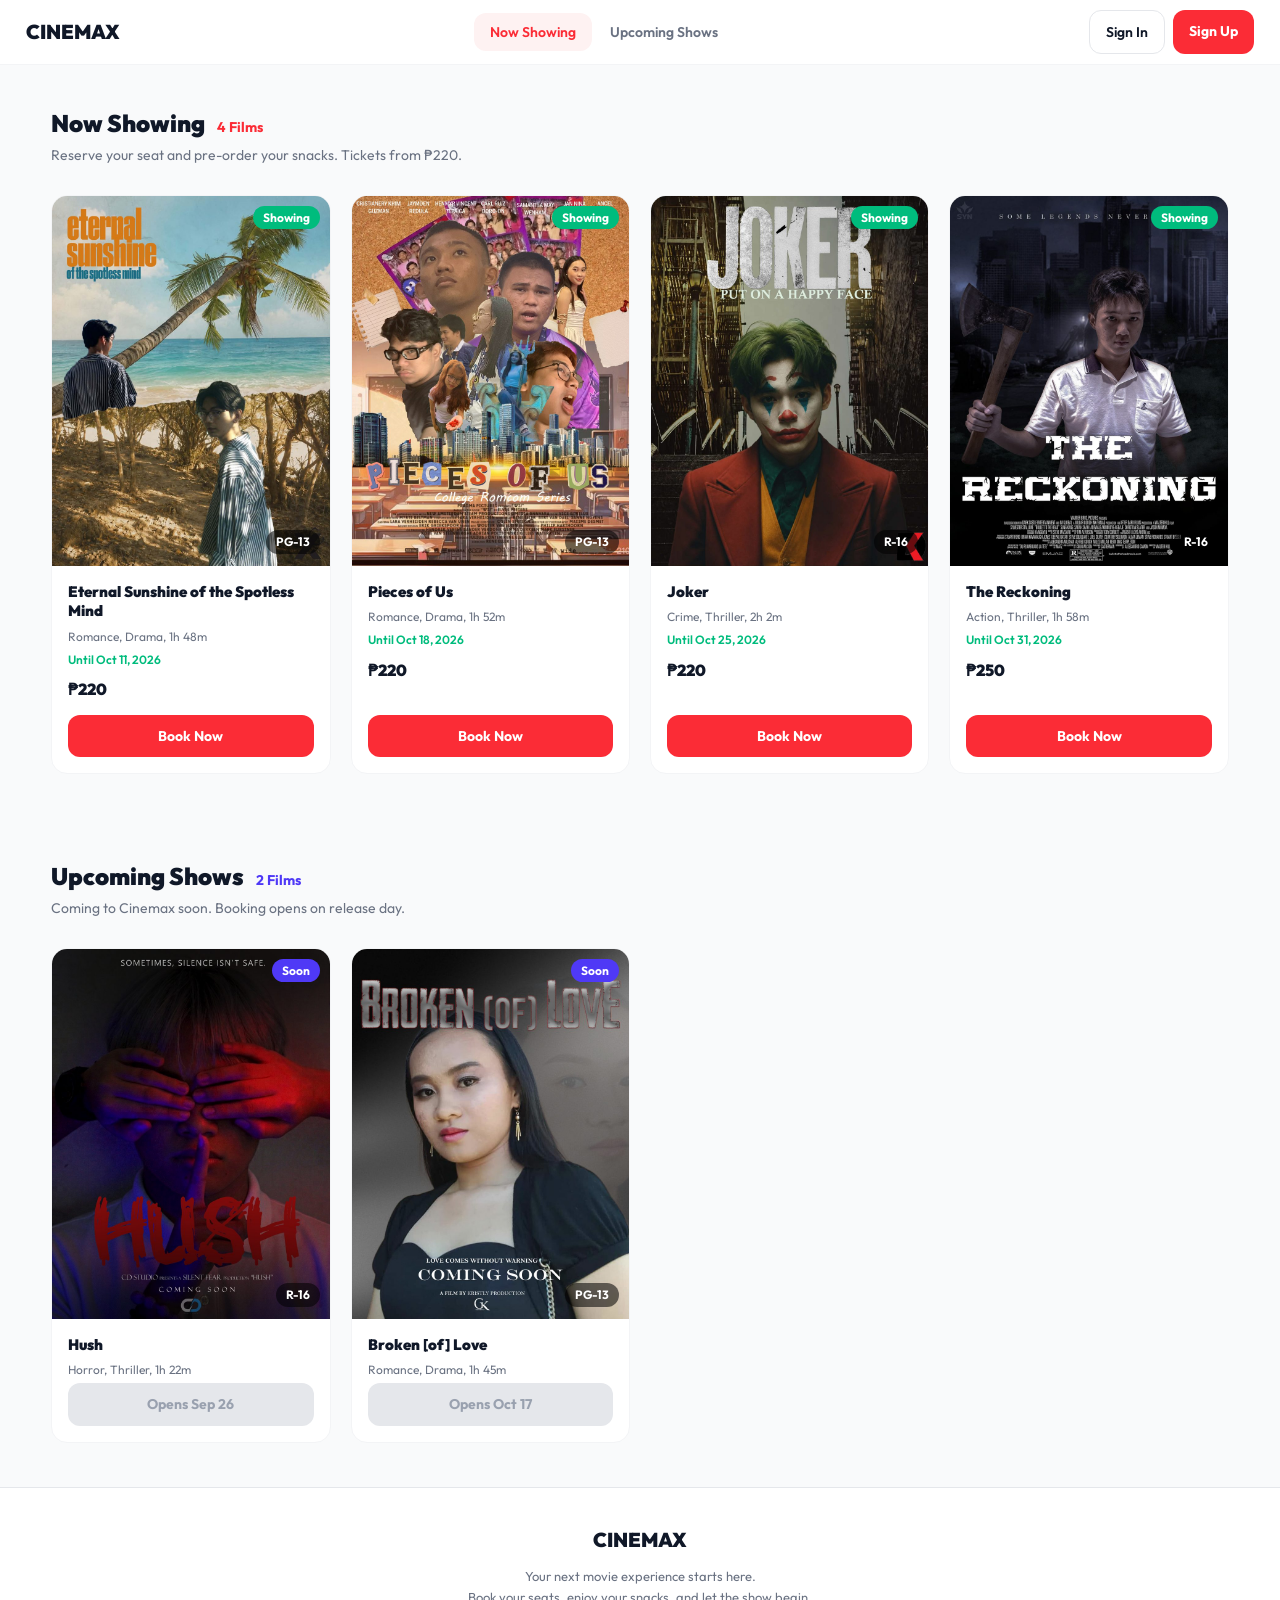
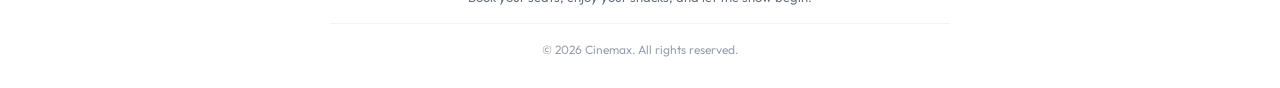
<file: index.html>
<!DOCTYPE html>
<html lang="en">
<head>
  <meta charset="UTF-8">
  <meta name="viewport" content="width=device-width, initial-scale=1.0">
  <title>Cinemax</title>

  <link rel="preconnect" href="https://fonts.googleapis.com">
  <link rel="preconnect" href="https://fonts.gstatic.com" crossorigin>
  <link href="https://fonts.googleapis.com/css2?family=Outfit:wght@400;600;700;900&display=swap" rel="stylesheet">

  <link rel="stylesheet" href="cinemax.css">
</head>
<body>

  <header class="top-bar">
    <div class="top-bar-inner">

      <a class="logo" href="index.html">CINEMAX</a>

      <input class="menu-checkbox" type="checkbox" id="menu-open" aria-label="Menu">
      <label class="menu-toggle" for="menu-open"><span></span></label>
      <div class="bar-nav">
        <nav class="menu">
          <a href="#now-showing" class="current">Now Showing</a>
          <a href="#coming-soon">Upcoming Shows</a>
        </nav>
        <div class="auth-buttons">
          <a class="button button-outline" href="signin.html">Sign In</a>
          <a class="button button-red" href="signup.html">Sign Up</a>
        </div>
      </div>
    </div>
  </header>

  <main>

    <section class="section" id="now-showing">

      <div class="section-title-row">
        <h2 class="section-title">Now Showing</h2>
        <span class="film-count" id="showing-count">4 Films</span>
      </div>
      <p class="section-note">Reserve your seat and pre-order your snacks. Tickets from &#8369;220.</p>

      <p class="loading-note hidden" id="showing-loading">Loading the listings&hellip;</p>

      <div class="movie-grid" id="showing-grid">

        <div class="movie-card">

          <div class="movie-poster">
            <img src="photo/eternal-sunshine.jpg"
                 alt="Eternal Sunshine of the Spotless Mind poster"
                 width="900" height="1200" decoding="async" fetchpriority="high">
            <span class="tag-status tag-showing">Showing</span>
            <span class="tag-rated">PG-13</span>
          </div>

          <div class="movie-info">
            <h3 class="movie-title">Eternal Sunshine of the Spotless Mind</h3>
            <p class="movie-genre">Romance, Drama, 1h 48m</p>
            <p class="movie-last-day">Until Oct 11, 2026</p>
            <p class="movie-price">&#8369;220</p>
            <a class="button button-red button-wide" href="book-eternal-sunshine.html">Book Now</a>
          </div>

        </div>

        <div class="movie-card">
          <div class="movie-poster">
            <img src="photo/Pieces-of-us.jpg" alt="Pieces of Us poster"
                 width="900" height="1200" decoding="async" fetchpriority="high">
            <span class="tag-status tag-showing">Showing</span>
            <span class="tag-rated">PG-13</span>
          </div>
          <div class="movie-info">
            <h3 class="movie-title">Pieces of Us</h3>
            <p class="movie-genre">Romance, Drama, 1h 52m</p>
            <p class="movie-last-day">Until Oct 18, 2026</p>
            <p class="movie-price">&#8369;220</p>
            <a class="button button-red button-wide" href="book-pieces-of-us.html">Book Now</a>
          </div>
        </div>

        <div class="movie-card">
          <div class="movie-poster">
            <img src="photo/Joker.jpg" alt="Joker poster"
                 width="900" height="1200" decoding="async" fetchpriority="high">
            <span class="tag-status tag-showing">Showing</span>
            <span class="tag-rated">R-16</span>
          </div>
          <div class="movie-info">
            <h3 class="movie-title">Joker</h3>
            <p class="movie-genre">Crime, Thriller, 2h 2m</p>
            <p class="movie-last-day">Until Oct 25, 2026</p>
            <p class="movie-price">&#8369;220</p>
            <a class="button button-red button-wide" href="book-joker.html">Book Now</a>
          </div>
        </div>

        <div class="movie-card">
          <div class="movie-poster">
            <img src="photo/The-Reckoning.jpg" alt="The Reckoning poster"
                 width="900" height="1200" decoding="async" fetchpriority="high">
            <span class="tag-status tag-showing">Showing</span>
            <span class="tag-rated">R-16</span>
          </div>
          <div class="movie-info">
            <h3 class="movie-title">The Reckoning</h3>
            <p class="movie-genre">Action, Thriller, 1h 58m</p>
            <p class="movie-last-day">Until Oct 31, 2026</p>
            <p class="movie-price">&#8369;250</p>
            <a class="button button-red button-wide" href="book-the-reckoning.html">Book Now</a>
          </div>
        </div>

      </div>

    </section>

    <section class="section" id="coming-soon">

      <div class="section-title-row">
        <h2 class="section-title">Upcoming Shows</h2>
        <span class="film-count film-count-soon" id="soon-count">2 Films</span>
      </div>
      <p class="section-note">Coming to Cinemax soon. Booking opens on release day.</p>

      <div class="movie-grid" id="soon-grid">

        <div class="movie-card">
          <div class="movie-poster">
            <img src="photo/Hush.jpg" alt="Hush poster"
                 width="900" height="1200" decoding="async" loading="lazy">
            <span class="tag-status tag-soon">Soon</span>
            <span class="tag-rated">R-16</span>
          </div>
          <div class="movie-info">
            <h3 class="movie-title">Hush</h3>
            <p class="movie-genre">Horror, Thriller, 1h 22m</p>
            <span class="button button-grey button-wide">Opens Sep 26</span>
          </div>
        </div>

        <div class="movie-card">
          <div class="movie-poster">
            <img src="photo/Broken-%5Bof%5D-Love.jpg" alt="Broken [of] Love poster"
                 width="900" height="1200" decoding="async" loading="lazy">
            <span class="tag-status tag-soon">Soon</span>
            <span class="tag-rated">PG-13</span>
          </div>
          <div class="movie-info">
            <h3 class="movie-title">Broken [of] Love</h3>
            <p class="movie-genre">Romance, Drama, 1h 45m</p>
            <span class="button button-grey button-wide">Opens Oct 17</span>
          </div>
        </div>

      </div>

      <p class="empty-state hidden">
        <strong>Nothing announced yet</strong>
        New titles appear here first.
      </p>

    </section>

  </main>

  <footer class="site-footer">
    <div class="footer-inner">

      <a class="logo" href="index.html">CINEMAX</a>

      <p class="footer-text">
        Your next movie experience starts here. <br>
        Book your seats, enjoy your snacks, and let the show begin.
      </p>

      <p class="footer-copyright">&copy; 2026 Cinemax. All rights reserved.</p>

    </div>
  </footer>

</body>
</html>
</file>
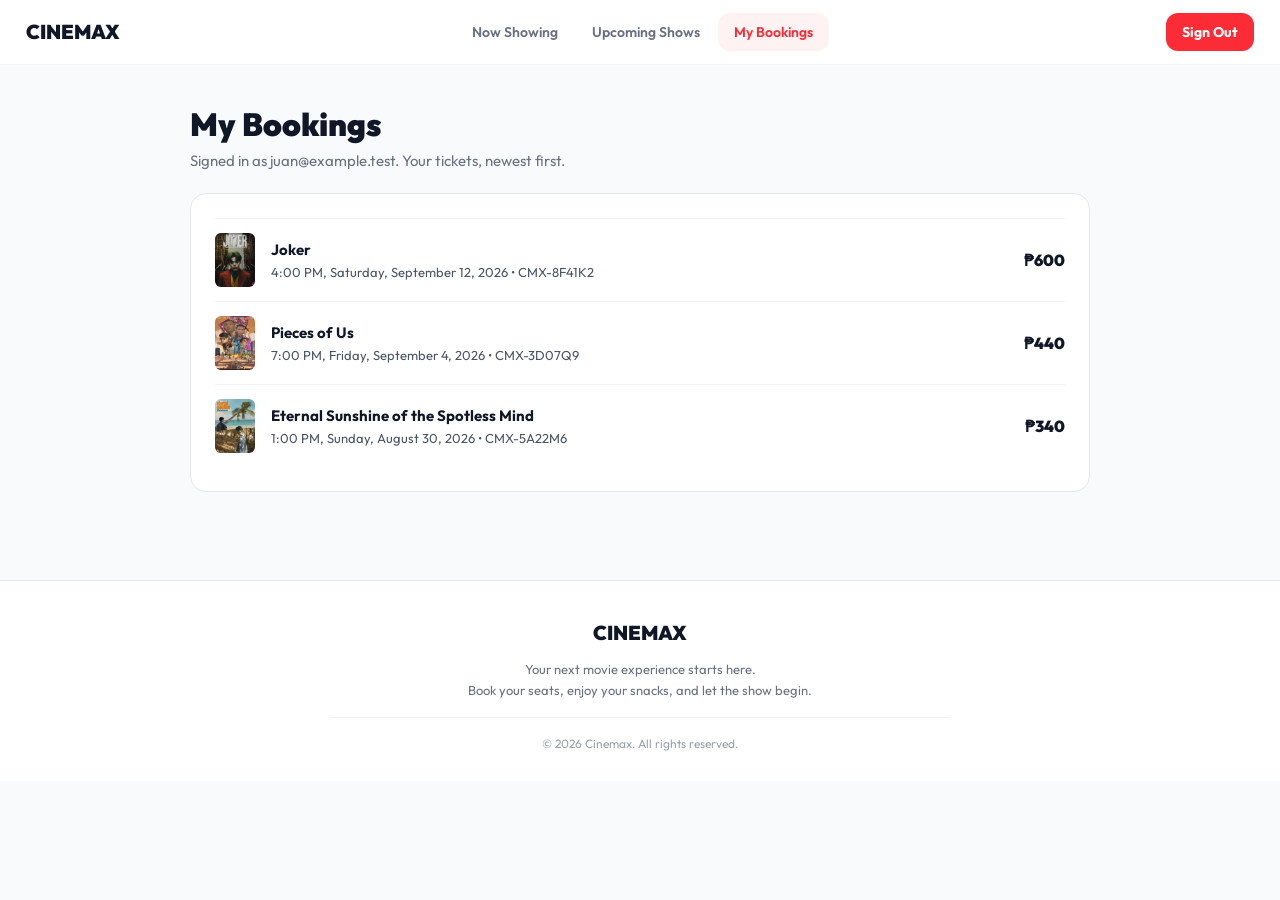
<file: account.html>
<!DOCTYPE html>
<html lang="en">
<head>
  <meta charset="UTF-8">
  <meta name="viewport" content="width=device-width, initial-scale=1.0">
  <title>My Bookings - Cinemax</title>

  <link rel="preconnect" href="https://fonts.googleapis.com">
  <link rel="preconnect" href="https://fonts.gstatic.com" crossorigin>
  <link href="https://fonts.googleapis.com/css2?family=Outfit:wght@400;600;700;900&display=swap" rel="stylesheet">
  <link rel="stylesheet" href="cinemax.css">
</head>
<body>

  <header class="top-bar">
    <div class="top-bar-inner">
      <a class="logo" href="index.html">CINEMAX</a>
      <input class="menu-checkbox" type="checkbox" id="menu-open" aria-label="Menu">
      <label class="menu-toggle" for="menu-open"><span></span></label>
      <div class="bar-nav">
        <nav class="menu">
          <a href="index.html#now-showing">Now Showing</a>
          <a href="index.html#coming-soon">Upcoming Shows</a>
          <a href="account.html" class="current">My Bookings</a>
        </nav>
        <div class="auth-buttons">
          <button class="button button-red" type="button" id="sign-out">Sign Out</button>
        </div>
      </div>
    </div>
  </header>

  <main class="admin-page">

    <h1>My Bookings</h1>
    <p class="admin-intro" id="intro">Signed in as juan@example.test. Your tickets, newest first.</p>

    <p class="form-message hidden" id="page-message"></p>

    <section class="panel">

      <p class="loading-note hidden" id="loading">Loading your bookings&hellip;</p>

      <div id="bookings">

        <a class="order-row" href="ticket.html" style="text-decoration: none; color: inherit;">
          <img class="table-poster" src="photo/Joker.jpg" alt="Joker poster">
          <div class="order-left">
            <p class="order-items">Joker</p>
            <p class="order-who">4:00 PM, Saturday, September 12, 2026 &bull; CMX-8F41K2</p>
          </div>
          <p class="order-price">&#8369;600</p>
        </a>

        <a class="order-row" href="ticket.html" style="text-decoration: none; color: inherit;">
          <img class="table-poster" src="photo/Pieces-of-us.jpg" alt="Pieces of Us poster">
          <div class="order-left">
            <p class="order-items">Pieces of Us</p>
            <p class="order-who">7:00 PM, Friday, September 4, 2026 &bull; CMX-3D07Q9</p>
          </div>
          <p class="order-price">&#8369;440</p>
        </a>

        <a class="order-row" href="ticket.html" style="text-decoration: none; color: inherit;">
          <img class="table-poster" src="photo/eternal-sunshine.jpg" alt="Eternal Sunshine of the Spotless Mind poster">
          <div class="order-left">
            <p class="order-items">Eternal Sunshine of the Spotless Mind</p>
            <p class="order-who">1:00 PM, Sunday, August 30, 2026 &bull; CMX-5A22M6</p>
          </div>
          <p class="order-price">&#8369;340</p>
        </a>

      </div>

      <p class="empty-state hidden">
        <strong>No bookings yet</strong>
        Once you book a seat, your ticket appears here.
      </p>
      <p class="hidden" style="text-align: center;">
        <a class="button button-red" href="index.html">Browse movies</a>
      </p>

    </section>

  </main>

  <footer class="site-footer">
    <div class="footer-inner">
      <a class="logo" href="index.html">CINEMAX</a>
      <p class="footer-text">
        Your next movie experience starts here. <br>
        Book your seats, enjoy your snacks, and let the show begin.
      </p>
      <p class="footer-copyright">&copy; 2026 Cinemax. All rights reserved.</p>
    </div>
  </footer>

</body>
</html>
</file>
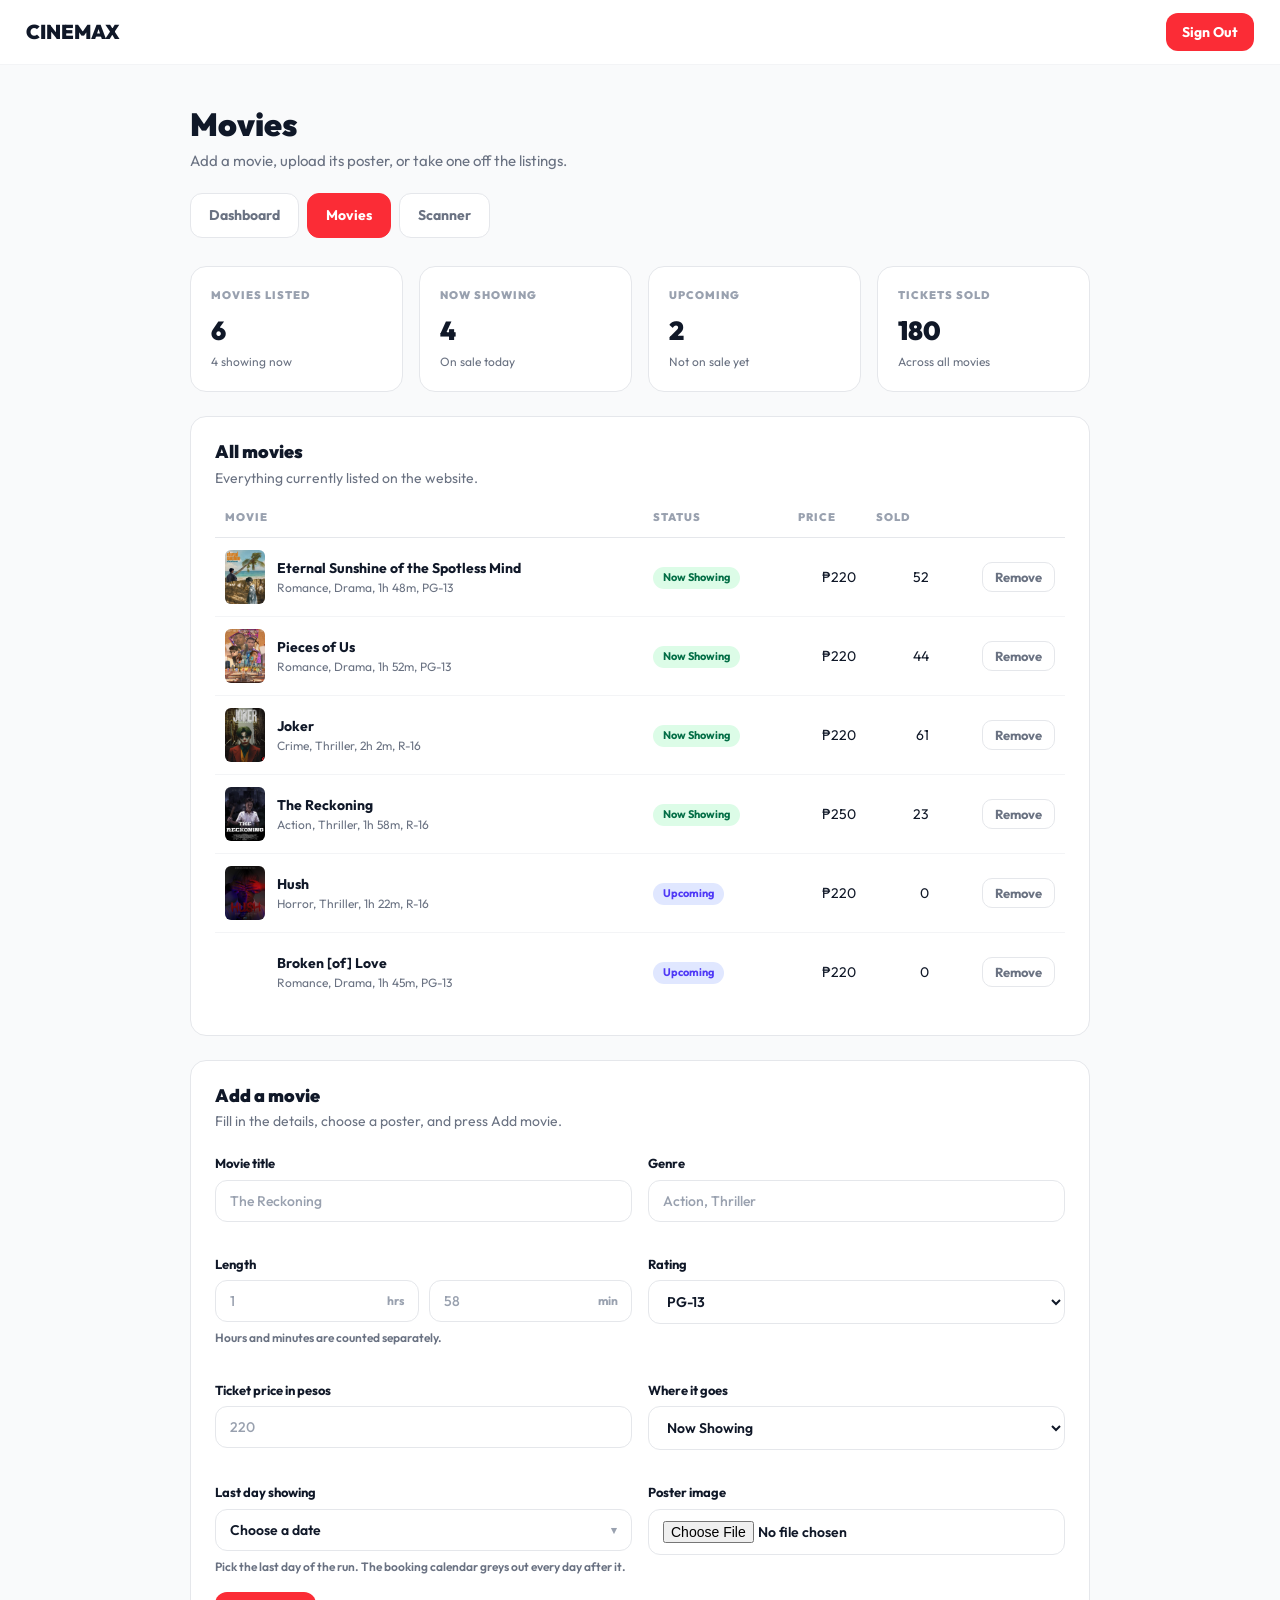
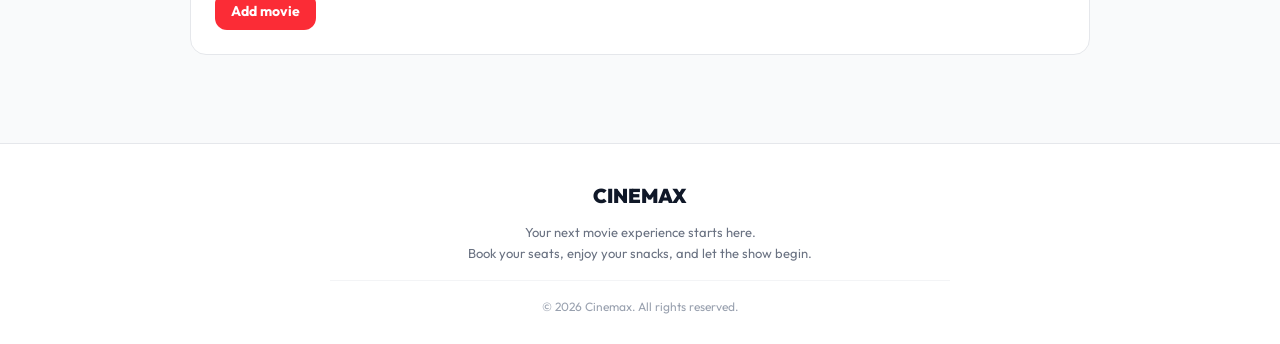
<file: admin-movies.html>
<!DOCTYPE html>
<html lang="en">
<head>
  <meta charset="UTF-8">
  <meta name="viewport" content="width=device-width, initial-scale=1.0">
  <title>Movies - Cinemax</title>

  <link rel="preconnect" href="https://fonts.googleapis.com">
  <link rel="preconnect" href="https://fonts.gstatic.com" crossorigin>
  <link href="https://fonts.googleapis.com/css2?family=Outfit:wght@400;600;700;900&display=swap" rel="stylesheet">
  <link rel="stylesheet" href="cinemax.css">
</head>
<body>

  <header class="top-bar">
    <div class="top-bar-inner">
      <a class="logo" href="index.html">CINEMAX</a>
      <input class="menu-checkbox" type="checkbox" id="menu-open" aria-label="Menu">
      <label class="menu-toggle" for="menu-open"><span></span></label>
      <div class="bar-nav">
        <nav class="menu"></nav>
        <div class="auth-buttons">
          <button class="button button-red" type="button" id="sign-out">Sign Out</button>
        </div>
      </div>
    </div>
  </header>

  <main class="admin-page">

    <h1>Movies</h1>
    <p class="admin-intro">Add a movie, upload its poster, or take one off the listings.</p>

    <nav class="admin-menu">
      <a href="admin.html">Dashboard</a>
      <a href="admin-movies.html" class="current">Movies</a>
      <a href="admin-scanner.html">Scanner</a>
    </nav>

    <p class="form-message hidden" id="page-message"></p>

    <div class="stat-row">

      <div class="stat">
        <p class="stat-name">Movies Listed</p>
        <p class="stat-figure" id="count-total">6</p>
        <p class="stat-extra" id="count-showing-note">4 showing now</p>
      </div>

      <div class="stat">
        <p class="stat-name">Now Showing</p>
        <p class="stat-figure" id="count-showing">4</p>
        <p class="stat-extra">On sale today</p>
      </div>

      <div class="stat">
        <p class="stat-name">Upcoming</p>
        <p class="stat-figure" id="count-upcoming">2</p>
        <p class="stat-extra">Not on sale yet</p>
      </div>

      <div class="stat">
        <p class="stat-name">Tickets Sold</p>
        <p class="stat-figure" id="count-tickets">180</p>
        <p class="stat-extra">Across all movies</p>
      </div>

    </div>

    <section class="panel">

      <h2>All movies</h2>
      <p class="panel-note">Everything currently listed on the website.</p>

      <p class="loading-note hidden" id="movies-loading">Loading the listings&hellip;</p>

      <table class="movie-table" id="movie-table">

        <thead>
          <tr>
            <th>Movie</th>
            <th class="hide-small">Status</th>
            <th class="right hide-small">Price</th>
            <th class="right">Sold</th>
            <th></th>
          </tr>
        </thead>

        <tbody id="movie-rows">

          <tr>

            <td>
              <span class="cell-with-poster">
                <img class="table-poster" src="photo/eternal-sunshine.jpg"
                     alt="Eternal Sunshine of the Spotless Mind poster"
                     width="40" height="54" loading="lazy" decoding="async">
                <span>
                  <span class="movie-name">Eternal Sunshine of the Spotless Mind</span>
                  <span class="movie-sub">Romance, Drama, 1h 48m, PG-13</span>
                </span>
              </span>
            </td>

            <td class="hide-small"><span class="label-showing">Now Showing</span></td>
            <td class="right hide-small">&#8369;220</td>
            <td class="right">52</td>
            <td class="right"><button class="remove-button" type="button">Remove</button></td>

          </tr>

          <tr>
            <td>
              <span class="cell-with-poster">
                <img class="table-poster" src="photo/Pieces-of-us.jpg" alt="Pieces of Us poster"
                     width="40" height="54" loading="lazy" decoding="async">
                <span>
                  <span class="movie-name">Pieces of Us</span>
                  <span class="movie-sub">Romance, Drama, 1h 52m, PG-13</span>
                </span>
              </span>
            </td>
            <td class="hide-small"><span class="label-showing">Now Showing</span></td>
            <td class="right hide-small">&#8369;220</td>
            <td class="right">44</td>
            <td class="right"><button class="remove-button" type="button">Remove</button></td>
          </tr>

          <tr>
            <td>
              <span class="cell-with-poster">
                <img class="table-poster" src="photo/Joker.jpg" alt="Joker poster"
                     width="40" height="54" loading="lazy" decoding="async">
                <span>
                  <span class="movie-name">Joker</span>
                  <span class="movie-sub">Crime, Thriller, 2h 2m, R-16</span>
                </span>
              </span>
            </td>
            <td class="hide-small"><span class="label-showing">Now Showing</span></td>
            <td class="right hide-small">&#8369;220</td>
            <td class="right">61</td>
            <td class="right"><button class="remove-button" type="button">Remove</button></td>
          </tr>

          <tr>
            <td>
              <span class="cell-with-poster">
                <img class="table-poster" src="photo/The-Reckoning.jpg" alt="The Reckoning poster"
                     width="40" height="54" loading="lazy" decoding="async">
                <span>
                  <span class="movie-name">The Reckoning</span>
                  <span class="movie-sub">Action, Thriller, 1h 58m, R-16</span>
                </span>
              </span>
            </td>
            <td class="hide-small"><span class="label-showing">Now Showing</span></td>
            <td class="right hide-small">&#8369;250</td>
            <td class="right">23</td>
            <td class="right"><button class="remove-button" type="button">Remove</button></td>
          </tr>

          <tr>
            <td>
              <span class="cell-with-poster">
                <img class="table-poster" src="photo/Hush.jpg" alt="Hush poster"
                     width="40" height="54" loading="lazy" decoding="async">
                <span>
                  <span class="movie-name">Hush</span>
                  <span class="movie-sub">Horror, Thriller, 1h 22m, R-16</span>
                </span>
              </span>
            </td>
            <td class="hide-small"><span class="label-soon">Upcoming</span></td>
            <td class="right hide-small">&#8369;220</td>
            <td class="right">0</td>
            <td class="right"><button class="remove-button" type="button">Remove</button></td>
          </tr>

          <tr>
            <td>
              <span class="cell-with-poster">
                <img class="table-poster" src="photo/Broken-%5Bof%5D-Love.jpg" alt="Broken [of] Love poster"
                     width="40" height="54" loading="lazy" decoding="async">
                <span>
                  <span class="movie-name">Broken [of] Love</span>
                  <span class="movie-sub">Romance, Drama, 1h 45m, PG-13</span>
                </span>
              </span>
            </td>
            <td class="hide-small"><span class="label-soon">Upcoming</span></td>
            <td class="right hide-small">&#8369;220</td>
            <td class="right">0</td>
            <td class="right"><button class="remove-button" type="button">Remove</button></td>
          </tr>

        </tbody>
      </table>

    </section>

    <section class="panel">

      <h2>Add a movie</h2>
      <p class="panel-note">Fill in the details, choose a poster, and press Add movie.</p>

      <p class="form-message hidden" id="add-message"></p>

      <form id="add-form" novalidate>

        <div class="add-grid">

          <div class="form-field">
            <label for="new-title">Movie title</label>
            <input id="new-title" type="text" placeholder="The Reckoning" required>
          </div>

          <div class="form-field">
            <label for="new-genre">Genre</label>
            <input id="new-genre" type="text" placeholder="Action, Thriller" required>
          </div>

          <div class="form-field">
            <label for="new-hours">Length</label>
            <div class="length-pair">
              <span class="length-part">
                <input id="new-hours" type="number" min="0" max="9" step="1" placeholder="1" required>
                <span class="length-unit">hrs</span>
              </span>
              <span class="length-part">
                <input id="new-minutes" type="number" min="0" max="59" step="1" placeholder="58" required>
                <span class="length-unit">min</span>
              </span>
            </div>
            <p class="field-hint" id="length-hint">Hours and minutes are counted separately.</p>
          </div>

          <div class="form-field">
            <label for="new-rating">Rating</label>
            <select id="new-rating">
              <option>G</option>
              <option>PG</option>
              <option selected>PG-13</option>
              <option>R-13</option>
              <option>R-16</option>
              <option>R-18</option>
            </select>
          </div>

          <div class="form-field">
            <label for="new-price">Ticket price in pesos</label>
            <input id="new-price" type="number" min="1" step="10" placeholder="220" required>
          </div>

          <div class="form-field">
            <label for="new-status">Where it goes</label>
            <select id="new-status">
              <option value="now_showing">Now Showing</option>
              <option value="upcoming">Upcoming Shows</option>
            </select>
          </div>

          <div class="form-field">
            <label id="run-date-label" for="run-date-button">Last day showing</label>

            <div class="date-field" id="run-date-field">

              <button class="date-button" type="button" id="run-date-button"
                      aria-haspopup="true" aria-expanded="false">
                <span id="run-date-text">Choose a date</span>
                <span class="date-arrow">&#9662;</span>
              </button>

              <div class="calendar" id="run-calendar" role="group" aria-labelledby="run-date-label" hidden>

                <div class="calendar-head">
                  <button class="calendar-nav" type="button" id="run-calendar-back" aria-label="Previous month">&#8249;</button>
                  <p class="calendar-month" id="run-calendar-month">Month</p>
                  <button class="calendar-nav" type="button" id="run-calendar-next" aria-label="Next month">&#8250;</button>
                </div>

                <div class="calendar-grid calendar-day-names">
                  <span>Sun</span>
                  <span>Mon</span>
                  <span>Tue</span>
                  <span>Wed</span>
                  <span>Thu</span>
                  <span>Fri</span>
                  <span>Sat</span>
                </div>

                <!-- The script fills this in for the month being looked at -->
                <div class="calendar-grid" id="run-calendar-dates"></div>

              </div>

            </div>

            <p class="field-hint" id="run-date-hint">Pick the last day of the run.</p>

            <!-- Holds the picked day as 2026-10-31, which is what a booking page reads -->
            <input type="hidden" id="new-run-date" value="">
          </div>

          <div class="form-field">
            <label for="new-poster">Poster image</label>
            <input id="new-poster" type="file" accept="image/jpeg,image/png,image/webp">
          </div>

        </div>

        <button class="button button-red" type="submit" id="add-button">Add movie</button>

      </form>

    </section>

  </main>

  <footer class="site-footer">
    <div class="footer-inner">
      <a class="logo" href="index.html">CINEMAX</a>
      <p class="footer-text">
        Your next movie experience starts here. <br>
        Book your seats, enjoy your snacks, and let the show begin.
      </p>
      <p class="footer-copyright">&copy; 2026 Cinemax. All rights reserved.</p>
    </div>
  </footer>

  <script>
    (function () {

      var monthNames = ['January', 'February', 'March', 'April', 'May', 'June',
        'July', 'August', 'September', 'October', 'November', 'December'];
      var dayNames = ['Sun', 'Mon', 'Tue', 'Wed', 'Thu', 'Fri', 'Sat'];

      var addForm = document.getElementById('add-form');
      var addMessage = document.getElementById('add-message');

      var titleInput = document.getElementById('new-title');
      var genreInput = document.getElementById('new-genre');
      var priceInput = document.getElementById('new-price');
      var ratingSelect = document.getElementById('new-rating');
      var statusSelect = document.getElementById('new-status');
      var posterInput = document.getElementById('new-poster');

      var hoursInput = document.getElementById('new-hours');
      var minutesInput = document.getElementById('new-minutes');
      var lengthHint = document.getElementById('length-hint');

      var dateLabel = document.getElementById('run-date-label');
      var dateField = document.getElementById('run-date-field');
      var dateButton = document.getElementById('run-date-button');
      var dateText = document.getElementById('run-date-text');
      var dateHint = document.getElementById('run-date-hint');
      var dateHolder = document.getElementById('new-run-date');

      var calendar = document.getElementById('run-calendar');
      var calendarDates = document.getElementById('run-calendar-dates');
      var calendarMonth = document.getElementById('run-calendar-month');
      var calendarBack = document.getElementById('run-calendar-back');
      var calendarNext = document.getElementById('run-calendar-next');

      // Turns '2026-10-31' into a date the browser can compare
      function readDate(text) {
        var parts = text.split('-');
        return new Date(Number(parts[0]), Number(parts[1]) - 1, Number(parts[2]));
      }

      // Turns a date back into '2026-10-31', the shape a booking page reads
      function dateKey(date) {
        var month = date.getMonth() + 1;
        var day = date.getDate();
        return date.getFullYear() +
          '-' + (month < 10 ? '0' : '') + month +
          '-' + (day < 10 ? '0' : '') + day;
      }

      // Counts a month as one number so two months are easy to compare
      function monthNumber(date) {
        return date.getFullYear() * 12 + date.getMonth();
      }

      // How a picked date reads on the box, like 'Sat, 31 Oct 2026'
      function readableDate(key) {
        var date = readDate(key);
        return dayNames[date.getDay()] + ', ' + date.getDate() + ' ' +
          monthNames[date.getMonth()].slice(0, 3) + ' ' + date.getFullYear();
      }

      // Today, with the clock part dropped so only the day itself is compared
      var today = new Date();
      today.setHours(0, 0, 0, 0);

      var chosenDate = '';
      var viewYear = today.getFullYear();
      var viewMonth = today.getMonth();

      // A run cannot end, and a movie cannot open, on a day already gone by
      function isAvailable(date) {
        return date >= today;
      }

      function drawCalendar() {
        calendarMonth.textContent = monthNames[viewMonth] + ' ' + viewYear;
        calendarDates.innerHTML = '';

        // Empty boxes so the 1st lands under the right weekday
        var startsOn = new Date(viewYear, viewMonth, 1).getDay();
        var daysInMonth = new Date(viewYear, viewMonth + 1, 0).getDate();
        var count;

        for (count = 0; count < startsOn; count++) {
          calendarDates.appendChild(document.createElement('span'));
        }

        for (count = 1; count <= daysInMonth; count++) {
          var date = new Date(viewYear, viewMonth, count);
          var key = dateKey(date);
          var box = document.createElement('button');

          box.type = 'button';
          box.className = 'calendar-date';
          box.textContent = count;
          box.setAttribute('data-date', key);

          if (!isAvailable(date)) {
            box.disabled = true;
            box.title = 'This date has already passed';
          }

          if (key === dateKey(today)) {
            box.className += ' calendar-date-today';
          }

          if (key === chosenDate) {
            box.className += ' calendar-date-picked';
            box.setAttribute('aria-pressed', 'true');
          }

          calendarDates.appendChild(box);
        }

        // Months wholly past are of no use. Going forward has no end, so a
        // run can be set as far ahead as the cinema has booked the movie.
        calendarBack.disabled = (viewYear * 12 + viewMonth) <= monthNumber(today);
      }

      function moveMonth(step) {
        var moved = viewYear * 12 + viewMonth + step;
        if (moved < monthNumber(today)) {
          return;
        }
        viewYear = Math.floor(moved / 12);
        viewMonth = moved % 12;
        drawCalendar();
      }

      function openCalendar() {
        var start = chosenDate === '' ? today : readDate(chosenDate);
        viewYear = start.getFullYear();
        viewMonth = start.getMonth();
        drawCalendar();
        calendar.hidden = false;
        dateButton.setAttribute('aria-expanded', 'true');
      }

      function closeCalendar() {
        calendar.hidden = true;
        dateButton.setAttribute('aria-expanded', 'false');
      }

      // The line the movie carries on the website. One that is showing counts
      // down to its last day; one that is upcoming counts up to its first.
      function listingNote() {
        var date = readDate(chosenDate);
        var month = monthNames[date.getMonth()].slice(0, 3);
        if (statusSelect.value === 'upcoming') {
          return 'Opens ' + month + ' ' + date.getDate();
        }
        return 'Until ' + month + ' ' + date.getDate() + ', ' + date.getFullYear();
      }

      function showDate() {
        var upcoming = statusSelect.value === 'upcoming';
        dateLabel.textContent = upcoming ? 'Opening day' : 'Last day showing';

        if (chosenDate === '') {
          dateText.textContent = 'Choose a date';
          dateHint.textContent = upcoming
            ? 'Pick the day it opens. Booking starts that morning.'
            : 'Pick the last day of the run. The booking calendar greys out every day after it.';
          return;
        }

        dateText.textContent = readableDate(chosenDate);
        dateHint.textContent = 'The listing will read \u201c' + listingNote() + '\u201d.';
      }

      // The two boxes read back as one length, like '1h 58m'
      function readLength() {
        var hours = parseInt(hoursInput.value, 10);
        var minutes = parseInt(minutesInput.value, 10);
        if (isNaN(hours) || isNaN(minutes)) {
          return '';
        }
        return hours + 'h ' + minutes + 'm';
      }

      function showLength() {
        var length = readLength();
        lengthHint.textContent = length === ''
          ? 'Hours and minutes are counted separately.'
          : 'The listing will read \u201c' + length + '\u201d.';
      }

      // Keeps the minutes a real number of minutes, and the hours sensible
      function tidyNumber(input, lowest, highest) {
        var value = parseInt(input.value, 10);
        if (isNaN(value)) {
          return;
        }
        if (value < lowest) {
          input.value = lowest;
        }
        if (value > highest) {
          input.value = highest;
        }
      }

      function showMessage(text, kind) {
        addMessage.textContent = text;
        addMessage.className = 'form-message form-message-' + kind;
      }

      dateButton.addEventListener('click', function () {
        if (calendar.hidden) {
          openCalendar();
        } else {
          closeCalendar();
        }
      });

      calendarDates.addEventListener('click', function (event) {
        var box = event.target.closest('.calendar-date');
        if (!box || box.disabled) {
          return;
        }
        chosenDate = box.getAttribute('data-date');
        dateHolder.value = chosenDate;
        showDate();
        closeCalendar();
      });

      calendarBack.addEventListener('click', function () {
        moveMonth(-1);
      });

      calendarNext.addEventListener('click', function () {
        moveMonth(1);
      });

      // A click anywhere else, or the Escape key, puts the calendar away
      document.addEventListener('click', function (event) {
        if (!dateField.contains(event.target)) {
          closeCalendar();
        }
      });

      document.addEventListener('keydown', function (event) {
        if (event.key === 'Escape') {
          closeCalendar();
        }
      });

      // Where the movie goes decides how its date reads
      statusSelect.addEventListener('change', showDate);

      hoursInput.addEventListener('input', function () {
        tidyNumber(hoursInput, 0, 9);
        showLength();
      });

      minutesInput.addEventListener('input', function () {
        tidyNumber(minutesInput, 0, 59);
        showLength();
      });

      addForm.addEventListener('submit', function (event) {
        event.preventDefault();

        var missing = [];

        [[titleInput, 'the title'], [genreInput, 'the genre'], [priceInput, 'the price']]
          .forEach(function (field) {
            var empty = field[0].value.trim() === '';
            field[0].classList.toggle('invalid', empty);
            if (empty) {
              missing.push(field[1]);
            }
          });

        var noLength = readLength() === '';
        hoursInput.classList.toggle('invalid', noLength);
        minutesInput.classList.toggle('invalid', noLength);
        if (noLength) {
          missing.push('the length');
        }

        if (chosenDate === '') {
          missing.push('the date');
        }

        if (missing.length > 0) {
          showMessage('Still missing ' + missing.join(', ') + '.', 'error');
          return;
        }

        var poster = posterInput.files && posterInput.files[0]
          ? posterInput.files[0].name
          : 'no poster chosen';

        showMessage('Ready to add: ' + titleInput.value.trim() + ' \u2014 ' +
          genreInput.value.trim() + ', ' + readLength() + ', ' + ratingSelect.value +
          ', \u20b1' + priceInput.value.trim() + ' (' + poster + '). Listed as \u201c' +
          listingNote() + '\u201d, and its booking calendar runs to ' + chosenDate + '.',
          'success');
      });

      showLength();
      showDate();
      drawCalendar();
    })();
  </script>

</body>
</html>
</file>
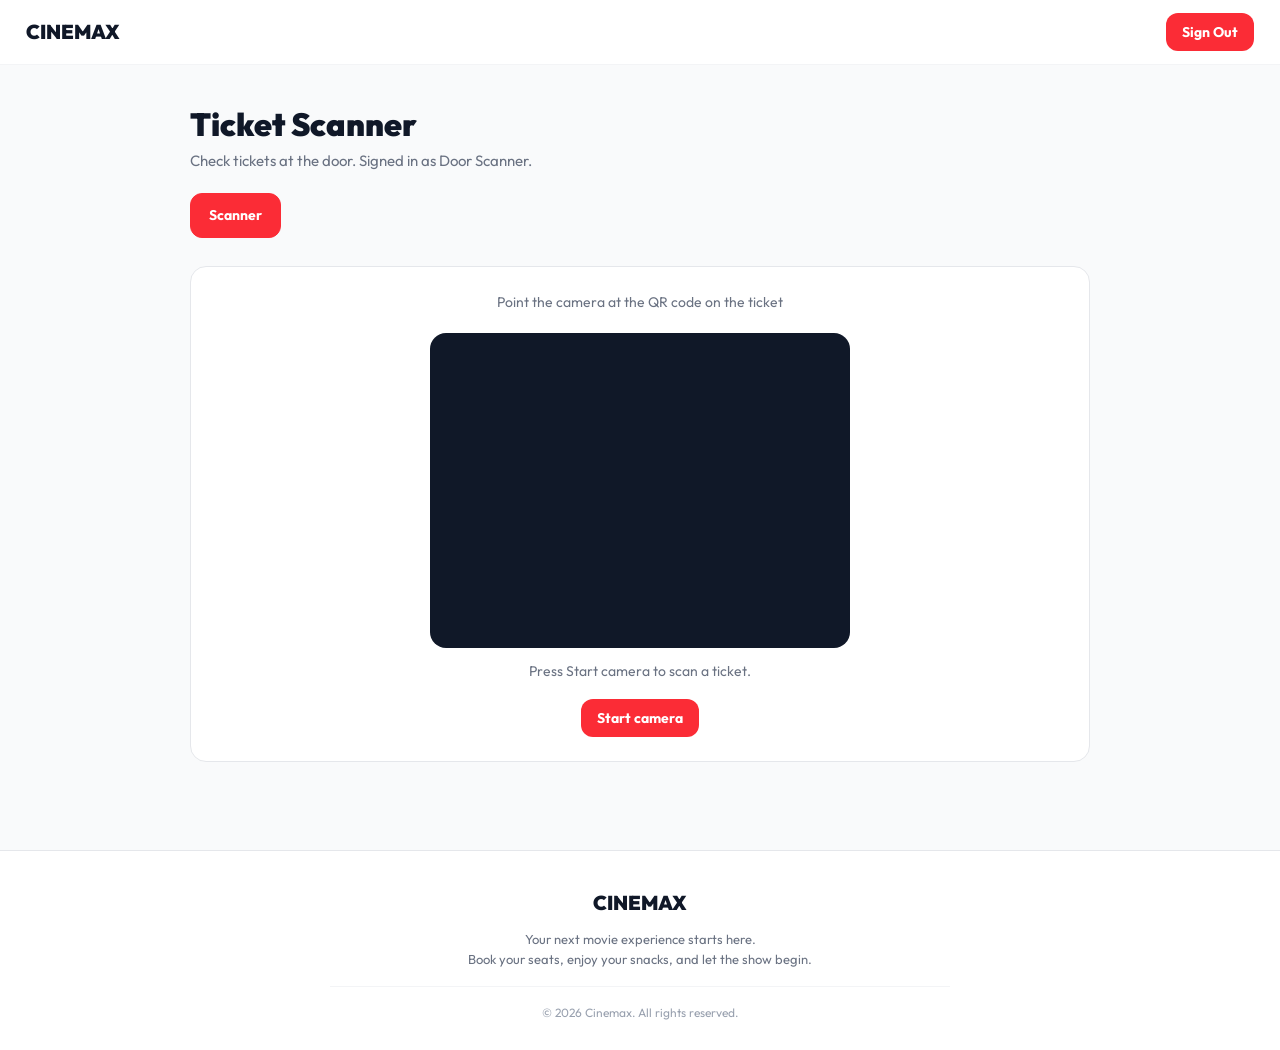
<file: admin-scanner.html>
<!DOCTYPE html>
<html lang="en">
<head>
  <meta charset="UTF-8">
  <meta name="viewport" content="width=device-width, initial-scale=1.0">
  <title>Ticket Scanner - Cinemax</title>

  <link rel="preconnect" href="https://fonts.googleapis.com">
  <link rel="preconnect" href="https://fonts.gstatic.com" crossorigin>
  <link href="https://fonts.googleapis.com/css2?family=Outfit:wght@400;600;700;900&display=swap" rel="stylesheet">
  <link rel="stylesheet" href="cinemax.css">
</head>
<body>

  <header class="top-bar">
    <div class="top-bar-inner">
      <a class="logo" href="index.html">CINEMAX</a>
      <input class="menu-checkbox" type="checkbox" id="menu-open" aria-label="Menu">
      <label class="menu-toggle" for="menu-open"><span></span></label>
      <div class="bar-nav">
        <nav class="menu"></nav>
        <div class="auth-buttons">
          <button class="button button-red" type="button" id="sign-out">Sign Out</button>
        </div>
      </div>
    </div>
  </header>

  <main class="admin-page">

    <h1>Ticket Scanner</h1>
    <p class="admin-intro">Check tickets at the door. <span id="signed-in-as">Signed in as Door Scanner.</span></p>

    <nav class="admin-menu">
      <a href="admin-scanner.html" class="current">Scanner</a>
    </nav>

    <div class="panel camera-panel">

      <p class="panel-note">Point the camera at the QR code on the ticket</p>

      <div class="camera-video" id="camera-video"></div>

      <p class="scan-result scan-result-good hidden">
        Valid ticket
        <span class="scan-result-who">Juan Dela Cruz &bull; Joker &bull; Seats C5, C6</span>
      </p>

      <p class="scan-result scan-result-used hidden">
        Already scanned
        <span class="scan-result-who">Scanned at 4:02 PM &bull; CMX-8F41K2</span>
      </p>

      <p class="scan-result scan-result-bad hidden">
        Not a valid ticket
        <span class="scan-result-who">No booking matches that code</span>
      </p>

      <div class="scan-actions hidden" id="scan-actions">
        <button class="button button-red" id="confirm-booking" type="button">Confirm booking</button>
        <button class="button button-outline" id="cancel-booking" type="button">Cancel</button>
      </div>

      <p class="camera-message" id="camera-message">Press Start camera to scan a ticket.</p>

      <button class="button button-red" id="start-camera" type="button">Start camera</button>
      <button class="button button-outline hidden" id="close-camera" type="button">Close camera</button>

    </div>

  </main>

  <script>
    (function () {
      var startBtn = document.getElementById('start-camera');
      var closeBtn = document.getElementById('close-camera');
      var videoBox = document.getElementById('camera-video');
      var message = document.getElementById('camera-message');
      var stream = null;

      function startCamera() {
        if (!navigator.mediaDevices || !navigator.mediaDevices.getUserMedia) {
          message.textContent = 'This browser cannot access the camera.';
          return;
        }

        message.textContent = 'Requesting camera access…';

        navigator.mediaDevices.getUserMedia({ video: { facingMode: 'environment' }, audio: false })
          .then(function (mediaStream) {
            stream = mediaStream;

            var video = document.createElement('video');
            video.autoplay = true;
            video.playsInline = true;
            video.muted = true;
            video.style.width = '100%';
            video.style.height = '100%';
            video.style.objectFit = 'cover';
            video.style.borderRadius = 'inherit';
            video.srcObject = stream;

            videoBox.innerHTML = '';
            videoBox.appendChild(video);

            message.textContent = 'Point the camera at the QR code on the ticket.';
            startBtn.classList.add('hidden');
            closeBtn.classList.remove('hidden');
          })
          .catch(function (error) {
            message.textContent = 'Could not open the camera: ' + error.message;
          });
      }

      function closeCamera() {
        if (stream) {
          stream.getTracks().forEach(function (track) { track.stop(); });
          stream = null;
        }
        videoBox.innerHTML = '';
        message.textContent = 'The camera is off. Press Start camera to scan a ticket.';
        closeBtn.classList.add('hidden');
        startBtn.classList.remove('hidden');
      }

      startBtn.addEventListener('click', startCamera);
      closeBtn.addEventListener('click', closeCamera);
    })();
  </script>

  <footer class="site-footer">
    <div class="footer-inner">
      <a class="logo" href="index.html">CINEMAX</a>
      <p class="footer-text">
        Your next movie experience starts here. <br>
        Book your seats, enjoy your snacks, and let the show begin.
      </p>
      <p class="footer-copyright">&copy; 2026 Cinemax. All rights reserved.</p>
    </div>
  </footer>

</body>
</html>
</file>
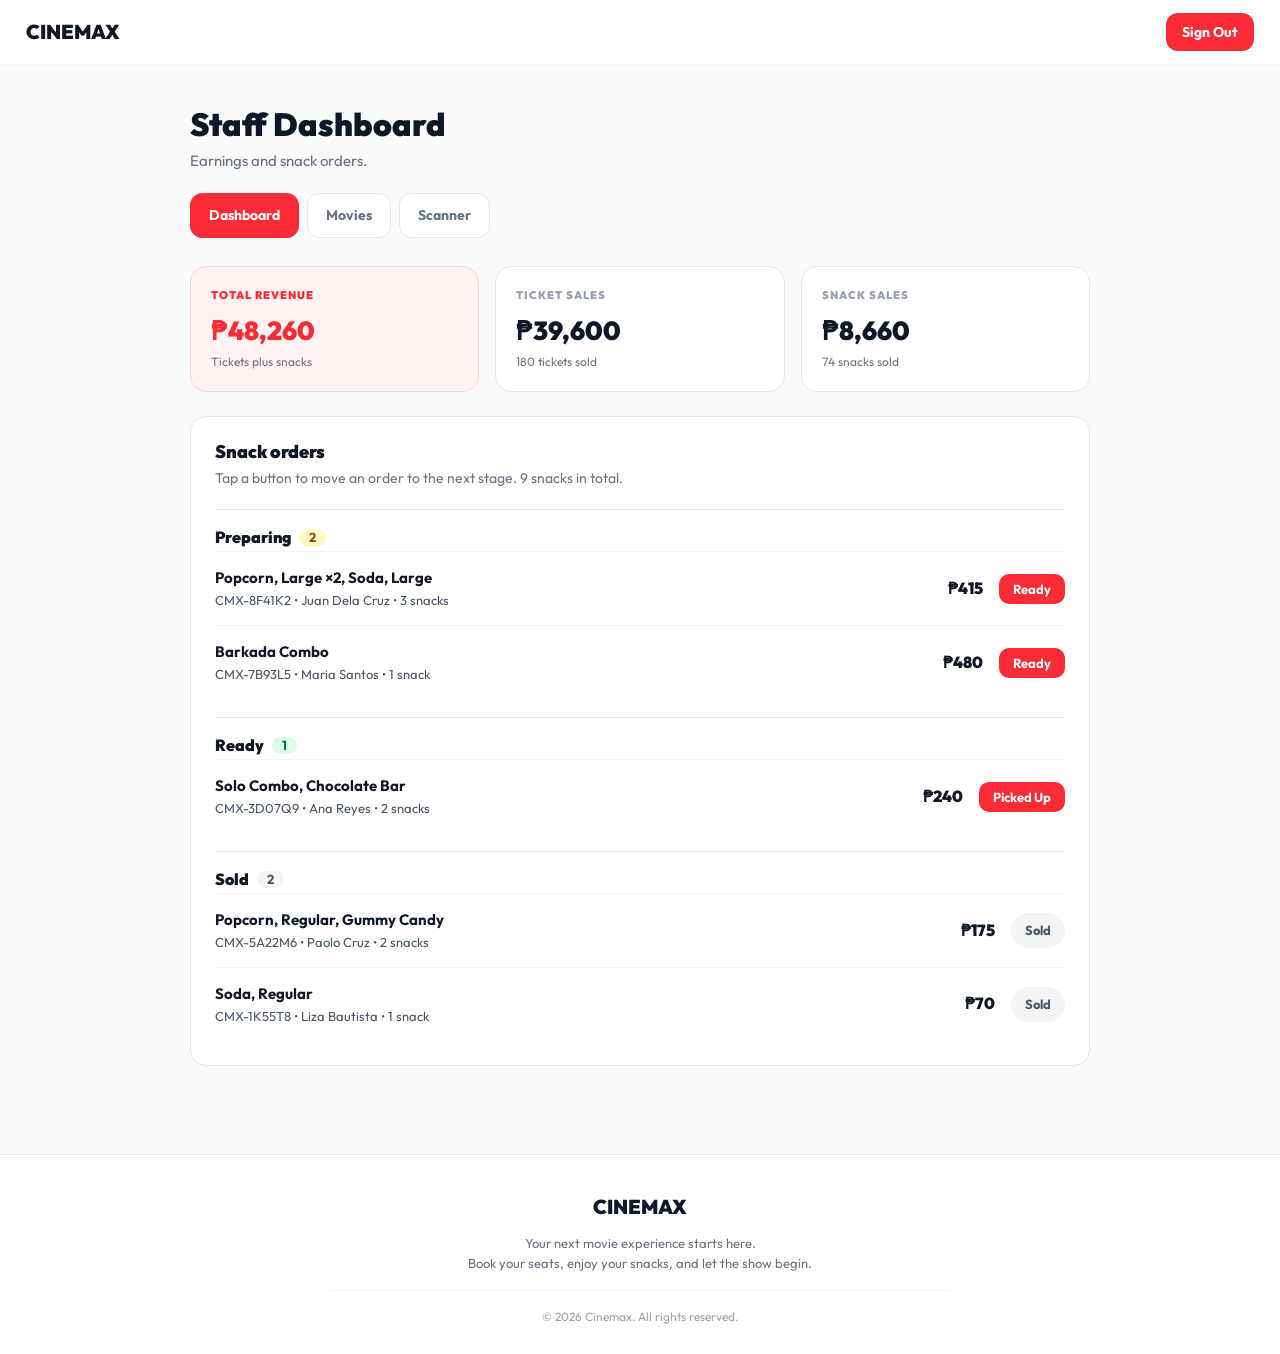
<file: admin.html>
<!DOCTYPE html>
<html lang="en">
<head>
  <meta charset="UTF-8">
  <meta name="viewport" content="width=device-width, initial-scale=1.0">
  <title>Staff Dashboard - Cinemax</title>

  <link rel="preconnect" href="https://fonts.googleapis.com">
  <link rel="preconnect" href="https://fonts.gstatic.com" crossorigin>
  <link href="https://fonts.googleapis.com/css2?family=Outfit:wght@400;600;700;900&display=swap" rel="stylesheet">
  <link rel="stylesheet" href="cinemax.css">

  <style>
    .order-action-btn {
      padding: 7px 14px;
      border-radius: 10px;
      font-family: inherit;
      font-size: 13px;
      font-weight: 700;
      cursor: pointer;
      white-space: nowrap;
      flex-shrink: 0;
      transition: background-color 0.15s;
    }

    /* Preparing section — moves order to Ready */
    .btn-mark-ready {
      background-color: #fb2c36;
      border: none;
      color: #ffffff;
    }
    .btn-mark-ready:hover {
      background-color: #e7000b;
    }

    /* Ready section — moves order to Sold */
    .btn-mark-pickup {
      background-color: #fb2c36;
      border: none;
      color: #ffffff;
    }
    .btn-mark-pickup:hover {
      background-color: #e7000b;
    }
  </style>
</head>
<body>

  <header class="top-bar">
    <div class="top-bar-inner">
      <a class="logo" href="index.html">CINEMAX</a>
      <input class="menu-checkbox" type="checkbox" id="menu-open" aria-label="Menu">
      <label class="menu-toggle" for="menu-open"><span></span></label>
      <div class="bar-nav">
        <nav class="menu"></nav>
        <div class="auth-buttons">
          <button class="button button-red" type="button" id="sign-out">Sign Out</button>
        </div>
      </div>
    </div>
  </header>

  <main class="admin-page">

    <h1>Staff Dashboard</h1>
    <p class="admin-intro">Earnings and snack orders.</p>

    <nav class="admin-menu">
      <a href="admin.html" class="current">Dashboard</a>
      <a href="admin-movies.html">Movies</a>
      <a href="admin-scanner.html">Scanner</a>
    </nav>

    <p class="form-message hidden" id="page-message"></p>

    <div class="stat-row">

      <div class="stat stat-money">
        <p class="stat-name">Total Revenue</p>
        <p class="stat-figure" id="total-revenue">&#8369;48,260</p>
        <p class="stat-extra">Tickets plus snacks</p>
      </div>

      <div class="stat">
        <p class="stat-name">Ticket Sales</p>
        <p class="stat-figure" id="ticket-revenue">&#8369;39,600</p>
        <p class="stat-extra" id="tickets-sold">180 tickets sold</p>
      </div>

      <div class="stat">
        <p class="stat-name">Snack Sales</p>
        <p class="stat-figure" id="snack-revenue">&#8369;8,660</p>
        <p class="stat-extra" id="snacks-sold">74 snacks sold</p>
      </div>

    </div>

    <section class="panel">

      <h2>Snack orders</h2>
      <p class="panel-note" id="orders-note">
        Tap a button to move an order to the next stage. 9 snacks in total.
      </p>

      <p class="loading-note hidden" id="orders-loading">Loading the counter queue&hellip;</p>

      <div class="order-group">

        <h3 class="order-group-title">
          Preparing
          <span class="order-count count-preparing" id="count-preparing">2</span>
        </h3>

        <p class="empty-note hidden" id="empty-preparing">Nothing being prepared</p>

        <div id="group-preparing">

          <div class="order-row" data-order-id="41">
            <div class="order-left">
              <p class="order-items">Popcorn, Large &times;2, Soda, Large</p>
              <p class="order-who">CMX-8F41K2 &bull; Juan Dela Cruz &bull; 3 snacks</p>
            </div>
            <p class="order-price">&#8369;415</p>
            <button class="order-action-btn btn-mark-ready" onclick="moveToReady(this)">Ready</button>
          </div>

          <div class="order-row" data-order-id="42">
            <div class="order-left">
              <p class="order-items">Barkada Combo</p>
              <p class="order-who">CMX-7B93L5 &bull; Maria Santos &bull; 1 snack</p>
            </div>
            <p class="order-price">&#8369;480</p>
            <button class="order-action-btn btn-mark-ready" onclick="moveToReady(this)">Ready</button>
          </div>

        </div>
      </div>

      <div class="order-group">

        <h3 class="order-group-title">
          Ready
          <span class="order-count count-ready" id="count-ready">1</span>
        </h3>

        <p class="empty-note hidden" id="empty-ready">Nothing waiting at the counter</p>

        <div id="group-ready">

          <div class="order-row" data-order-id="39">
            <div class="order-left">
              <p class="order-items">Solo Combo, Chocolate Bar</p>
              <p class="order-who">CMX-3D07Q9 &bull; Ana Reyes &bull; 2 snacks</p>
            </div>
            <p class="order-price">&#8369;240</p>
            <button class="order-action-btn btn-mark-pickup" onclick="moveToSold(this)">Picked Up</button>
          </div>

        </div>
      </div>

      <div class="order-group">

        <h3 class="order-group-title">
          Sold
          <span class="order-count count-sold" id="count-sold">2</span>
        </h3>

        <p class="empty-note hidden" id="empty-sold">Nothing handed over yet</p>

        <div id="group-sold">

          <div class="order-row" data-order-id="35">
            <div class="order-left">
              <p class="order-items">Popcorn, Regular, Gummy Candy</p>
              <p class="order-who">CMX-5A22M6 &bull; Paolo Cruz &bull; 2 snacks</p>
            </div>
            <p class="order-price">&#8369;175</p>
            <span class="sold-tag">Sold</span>
          </div>

          <div class="order-row" data-order-id="33">
            <div class="order-left">
              <p class="order-items">Soda, Regular</p>
              <p class="order-who">CMX-1K55T8 &bull; Liza Bautista &bull; 1 snack</p>
            </div>
            <p class="order-price">&#8369;70</p>
            <span class="sold-tag">Sold</span>
          </div>

        </div>
      </div>

    </section>

  </main>

  <footer class="site-footer">
    <div class="footer-inner">
      <a class="logo" href="index.html">CINEMAX</a>
      <p class="footer-text">
        Your next movie experience starts here. <br>
        Book your seats, enjoy your snacks, and let the show begin.
      </p>
      <p class="footer-copyright">&copy; 2026 Cinemax. All rights reserved.</p>
    </div>
  </footer>

  <script>
    function refreshCounts() {
      document.getElementById('count-preparing').textContent =
        document.getElementById('group-preparing').querySelectorAll('.order-row').length;
      document.getElementById('count-ready').textContent =
        document.getElementById('group-ready').querySelectorAll('.order-row').length;
      document.getElementById('count-sold').textContent =
        document.getElementById('group-sold').querySelectorAll('.order-row').length;
    }

    function refreshEmpty() {
      ['preparing', 'ready', 'sold'].forEach(function (key) {
        var count = document.getElementById('group-' + key).querySelectorAll('.order-row').length;
        document.getElementById('empty-' + key).classList.toggle('hidden', count > 0);
      });
    }

    function moveToReady(btn) {
      var row = btn.closest('.order-row');
      btn.textContent = 'Picked Up';
      btn.classList.remove('btn-mark-ready');
      btn.classList.add('btn-mark-pickup');
      btn.onclick = function () { moveToSold(this); };
      document.getElementById('group-ready').appendChild(row);
      refreshCounts();
      refreshEmpty();
    }

    function moveToSold(btn) {
      var row = btn.closest('.order-row');
      var tag = document.createElement('span');
      tag.className = 'sold-tag';
      tag.textContent = 'Sold';
      btn.replaceWith(tag);
      document.getElementById('group-sold').appendChild(row);
      refreshCounts();
      refreshEmpty();
    }
  </script>

</body>
</html>
</file>
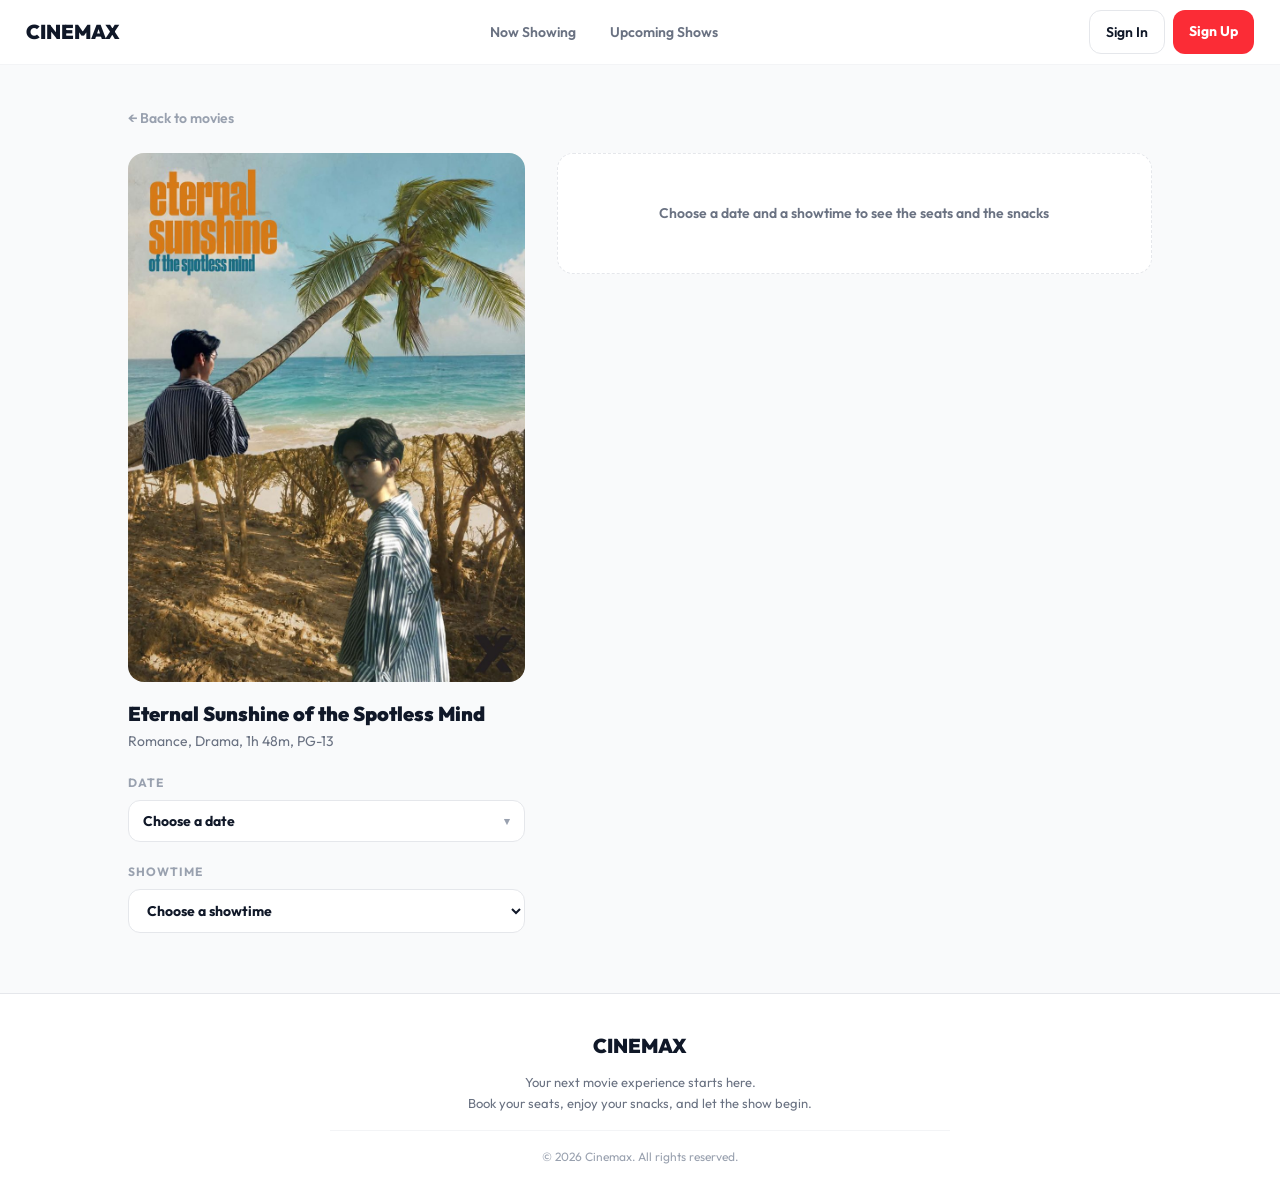
<file: book-eternal-sunshine.html>
<!DOCTYPE html>
<html lang="en">
<head>
  <meta charset="UTF-8">
  <meta name="viewport" content="width=device-width, initial-scale=1.0">
  <title>Eternal Sunshine of the Spotless Mind - Cinemax</title>
  <link href="https://fonts.googleapis.com/css2?family=Outfit:wght@400;600;700;900&display=swap" rel="stylesheet">

  <style>

    /* Styles that every page of the website uses */

    * {
      box-sizing: border-box;
    }

    body {
      margin: 0;
      background-color: #f9fafb;
      color: #101828;
      font-family: 'Outfit', Arial, sans-serif;
      font-size: 16px;
      line-height: 1.6;
    }

    h1, h2, h3 {
      margin: 0;
      font-weight: 900;
      line-height: 1.2;
    }

    p {
      margin: 0;
    }

    a {
      color: #fb2c36;
    }

    img {
      display: block;
      max-width: 100%;
    }

    /* Buttons */

    .button {
      display: inline-block;
      padding: 10px 16px;
      border: none;
      border-radius: 12px;
      font-family: inherit;
      font-size: 14px;
      font-weight: 700;
      text-align: center;
      text-decoration: none;
      cursor: pointer;
    }

    .button-red {
      background-color: #fb2c36;
      color: #ffffff;
    }

    .button-red:hover {
      background-color: #e7000b;
    }

    .button-outline {
      background-color: #ffffff;
      color: #101828;
      border: 1px solid #e5e7eb;
      font-weight: 600;
    }

    .button-outline:hover {
      background-color: #f9fafb;
    }

    .button-grey {
      background-color: #e5e7eb;
      color: #99a1af;
    }

    .button-wide {
      display: block;
      width: 100%;
    }

    /* Top bar */

    .top-bar {
      background-color: #ffffff;
      border-bottom: 1px solid #f3f4f6;
    }

    .top-bar-inner {
      display: flex;
      align-items: center;
      justify-content: space-between;
      gap: 16px;
      max-width: 1280px;
      width: 96%;
      height: 64px;
      margin: 0 auto;
    }

    .logo {
      color: #101828;
      font-size: 20px;
      font-weight: 900;
      text-decoration: none;
    }

    .menu {
      display: flex;
      gap: 2px;
    }

    .menu a {
      padding: 8px 16px;
      border-radius: 12px;
      color: #6a7282;
      font-size: 14px;
      font-weight: 600;
      text-decoration: none;
    }

    .menu a:hover {
      background-color: #f9fafb;
      color: #101828;
    }

    .auth-buttons {
      display: flex;
      gap: 8px;
    }

    /* Footer */

    .site-footer {
      background-color: #ffffff;
      border-top: 1px solid #e5e7eb;
      padding: 36px 20px 28px 20px;
    }

    .footer-inner {
      max-width: 620px;
      margin: 0 auto;
      text-align: center;
    }

    .footer-inner .logo {
      display: inline-block;
      margin-bottom: 10px;
    }

    .footer-text {
      color: #6a7282;
      font-size: 13px;
    }

    .footer-copyright {
      margin-top: 16px;
      padding-top: 16px;
      border-top: 1px solid #f3f4f6;
      color: #99a1af;
      font-size: 12px;
    }

    @media (max-width: 620px) {
      .top-bar-inner {
        height: auto;
        padding: 12px 0 12px 0;
        flex-wrap: wrap;
        justify-content: center;
      }
    }

    /* Styles used only on this booking page */

    /* Page layout */

    .booking {
      max-width: 1024px;
      width: 92%;
      margin: 0 auto;
      padding: 40px 0 40px 0;
    }

    .back-link {
      display: inline-block;
      color: #99a1af;
      font-size: 14px;
      font-weight: 600;
      text-decoration: none;
      margin-bottom: 24px;
    }

    .booking-layout {
      display: grid;
      grid-template-columns: 2fr 3fr;
      gap: 32px;
      align-items: start;
    }

    .booking-poster {
      width: 100%;
      aspect-ratio: 3 / 4;
      object-fit: cover;
      border-radius: 16px;
      margin-bottom: 20px;
    }

    .booking-block {
      margin-bottom: 20px;
    }

    .film-title {
      font-size: 20px;
    }

    .film-details {
      color: #6a7282;
      font-size: 14px;
      margin-top: 4px;
    }

    /* Hide the real tick boxes */
    .booking input {
      display: none;
    }

    .field-label {
      display: block;
      color: #99a1af;
      font-size: 12px;
      font-weight: 700;
      letter-spacing: 1px;
      text-transform: uppercase;
      margin-bottom: 8px;
    }

    /* Date and showtime dropdowns */

    .dropdown {
      width: 100%;
      padding: 11px 14px;
      background-color: #ffffff;
      border: 1px solid #e5e7eb;
      border-radius: 12px;
      font-family: inherit;
      font-size: 14px;
      font-weight: 700;
      color: #101828;
      cursor: pointer;
    }

    .dropdown:hover {
      border-color: #fb2c36;
    }

    .dropdown:focus {
      outline: none;
      border-color: #fb2c36;
    }

    /* The date box that drops the calendar open */

    .date-field {
      position: relative;
    }

    .date-button {
      display: flex;
      align-items: center;
      justify-content: space-between;
      gap: 10px;
      text-align: left;
    }

    .date-arrow {
      color: #99a1af;
      font-size: 11px;
    }

    /* The calendar, which hangs under the date box while it is open */

    .calendar {
      position: absolute;
      z-index: 5;
      top: calc(100% + 6px);
      left: 0;
      width: 100%;
      min-width: 260px;
      padding: 14px;
      background-color: #ffffff;
      border: 1px solid #e5e7eb;
      border-radius: 16px;
      box-shadow: 0 14px 30px rgba(16, 24, 40, 0.15);
    }

    .calendar-head {
      display: flex;
      align-items: center;
      justify-content: space-between;
      gap: 8px;
      margin-bottom: 12px;
    }

    .calendar-month {
      font-size: 14px;
      font-weight: 900;
    }

    .calendar-nav {
      width: 28px;
      height: 28px;
      padding: 0;
      background-color: #ffffff;
      border: 1px solid #e5e7eb;
      border-radius: 8px;
      font-family: inherit;
      font-size: 15px;
      font-weight: 900;
      line-height: 1;
      color: #101828;
      cursor: pointer;
    }

    .calendar-nav:hover {
      border-color: #fb2c36;
      color: #fb2c36;
    }

    .calendar-nav:disabled {
      color: #e5e7eb;
      border-color: #f3f4f6;
      cursor: default;
    }

    .calendar-grid {
      display: grid;
      grid-template-columns: repeat(7, 1fr);
      gap: 4px;
    }

    .calendar-day-names span {
      padding-bottom: 6px;
      color: #99a1af;
      font-size: 11px;
      font-weight: 700;
      text-align: center;
    }

    .calendar-date {
      padding: 8px 0;
      background-color: #ffffff;
      border: 1px solid transparent;
      border-radius: 8px;
      font-family: inherit;
      font-size: 13px;
      font-weight: 700;
      color: #101828;
      cursor: pointer;
    }

    .calendar-date:hover {
      background-color: #fef2f2;
      border-color: #fb2c36;
    }

    /* Days that have already passed stay grey and dead */
    .calendar-date:disabled {
      background-color: #ffffff;
      border-color: transparent;
      color: #d1d5dc;
      cursor: default;
    }

    .calendar-date-today:enabled {
      color: #4f39f6;
      border-color: #e0e7ff;
    }

    .calendar-date-picked,
    .calendar-date-picked:enabled,
    .calendar-date-picked:hover {
      background-color: #fb2c36;
      border-color: #fb2c36;
      color: #ffffff;
    }

    .calendar-until {
      margin-top: 10px;
      padding-top: 10px;
      border-top: 1px solid #f3f4f6;
      color: #6a7282;
      font-size: 12px;
      font-weight: 600;
      text-align: center;
    }

    .pick-first {
      padding: 48px 20px;
      background-color: #ffffff;
      border: 1px dashed #e5e7eb;
      border-radius: 16px;
      color: #6a7282;
      font-size: 14px;
      font-weight: 600;
      text-align: center;
    }

    /* The seat map */

    .seat-area h3 {
      font-size: 18px;
      margin-bottom: 20px;
    }

    .screen-curve {
      height: 12px;
      margin: 0 24px 0 24px;
      border-radius: 12px 12px 0 0;
      background: linear-gradient(to bottom, rgba(79, 57, 246, 0.35), rgba(79, 57, 246, 0));
    }

    .screen-word {
      color: #99a1af;
      font-size: 12px;
      font-weight: 700;
      letter-spacing: 5px;
      text-align: center;
      margin: 4px 0 24px 0;
    }

    .seat-map {
      overflow-x: auto;
      padding-bottom: 8px;
    }

    .seat-row {
      display: flex;
      width: 340px;
      gap: 4px;
      margin: 0 auto 8px auto;
    }

    .row-letter {
      width: 20px;
      color: #99a1af;
      font-size: 12px;
      font-weight: 900;
      text-align: right;
    }

    .seat {
      cursor: pointer;
    }

    .seat-box {
      display: flex;
      align-items: center;
      justify-content: center;
      width: 28px;
      height: 28px;
      border-radius: 8px 8px 2px 2px;
      background-color: #e0e7ff;
      color: #4f39f6;
      font-size: 9px;
      font-weight: 900;
    }

    .seat input:checked + .seat-box {
      background-color: #fb2c36;
      color: #ffffff;
    }

    .seat-box-sold {
      background-color: #e5e7eb;
      color: #99a1af;
    }

    .seat-key {
      display: flex;
      justify-content: center;
      gap: 20px;
      margin-top: 22px;
      color: #6a7282;
      font-size: 12px;
      font-weight: 600;
    }

    .seat-key div {
      display: flex;
      align-items: center;
      gap: 6px;
    }

    .key-colour {
      width: 14px;
      height: 14px;
      border-radius: 4px;
    }

    .key-free {
      background-color: #e0e7ff;
    }

    .key-picked {
      background-color: #fb2c36;
    }

    .key-sold {
      background-color: #e5e7eb;
    }

    /* The snacks */

    .snacks {
      margin-top: 28px;
      padding-top: 24px;
      border-top: 1px solid #e5e7eb;
    }

    .snacks h3 {
      font-size: 18px;
      margin-bottom: 4px;
    }

    .snacks-note {
      color: #6a7282;
      font-size: 13px;
      margin-bottom: 16px;
    }

    .snack-heading {
      color: #99a1af;
      font-size: 11px;
      font-weight: 700;
      letter-spacing: 2px;
      text-transform: uppercase;
      margin: 16px 0 8px 0;
    }

    .snack-list {
      display: grid;
      grid-template-columns: 1fr 1fr;
      gap: 10px;
    }

    .snack-box {
      display: flex;
      align-items: center;
      justify-content: space-between;
      gap: 10px;
      padding: 11px 14px;
      background-color: #ffffff;
      border: 1px solid #e5e7eb;
      border-radius: 12px;
    }

    .snack-box-picked {
      background-color: #fef2f2;
      border-color: #fb2c36;
    }

    .snack-name {
      display: block;
      font-size: 14px;
      font-weight: 700;
      line-height: 1.25;
    }

    .snack-detail {
      display: block;
      color: #6a7282;
      font-size: 12px;
    }

    .snack-side {
      display: flex;
      flex-direction: column;
      align-items: center;
      gap: 6px;
    }

    .snack-price {
      font-size: 14px;
      font-weight: 900;
    }

    /* The + and - buttons that set how many of a snack to buy */

    .snack-count {
      display: flex;
      align-items: center;
      gap: 4px;
    }

    .snack-step {
      width: 26px;
      height: 26px;
      padding: 0;
      background-color: #ffffff;
      border: 1px solid #e5e7eb;
      border-radius: 8px;
      font-family: inherit;
      font-size: 15px;
      font-weight: 900;
      line-height: 1;
      color: #101828;
      cursor: pointer;
    }

    .snack-step:hover {
      border-color: #fb2c36;
      color: #fb2c36;
    }

    .snack-step:disabled {
      border-color: #f3f4f6;
      color: #e5e7eb;
      cursor: default;
    }

    .snack-quantity {
      min-width: 22px;
      font-size: 14px;
      font-weight: 900;
      text-align: center;
    }

    /* The total at the bottom */

    .order-summary {
      margin-top: 24px;
      padding: 20px;
      background-color: #ffffff;
      border: 1px solid #e5e7eb;
      border-radius: 16px;
    }

    .summary-line {
      display: flex;
      justify-content: space-between;
      font-size: 14px;
      margin-bottom: 4px;
    }

    .summary-name {
      color: #6a7282;
      font-weight: 600;
    }

    .summary-total {
      margin-bottom: 16px;
      padding-bottom: 16px;
      border-bottom: 1px solid #f3f4f6;
    }

    .summary-amount {
      font-size: 24px;
      font-weight: 900;
    }

    .order-summary .button {
      width: 100%;
      padding: 14px;
      font-size: 16px;
      font-weight: 900;
    }

    @media (max-width: 1000px) {
      .booking-layout {
        grid-template-columns: 1fr;
      }

      .booking-poster {
        max-width: 240px;
      }
    }

    @media (max-width: 620px) {
      .snack-list {
        grid-template-columns: 1fr;
      }
    }
  </style>
</head>
<body>

  <!-- Top bar -->
  <header class="top-bar">
    <div class="top-bar-inner">

      <a class="logo" href="index.html">CINEMAX</a>

      <nav class="menu">
        <a href="index.html#now-showing">Now Showing</a>
        <a href="index.html#coming-soon">Upcoming Shows</a>
        <!-- Staff page link, hidden from customers
        <a href="admin.html">Admin</a>
        -->
      </nav>

      <div class="auth-buttons">
        <a class="button button-outline" href="signin.html">Sign In</a>
        <a class="button button-red" href="signup.html">Sign Up</a>
      </div>

    </div>
  </header>

  <main class="booking">

    <a class="back-link" href="index.html">← Back to movies</a>

    <div class="booking-layout">

      <!-- Movie, date and showtime -->
      <div class="booking-left">

        <img class="booking-poster" src="photo/eternal-sunshine.jpg" alt="Eternal Sunshine of the Spotless Mind poster">

        <div class="booking-block">
          <h1 class="film-title">Eternal Sunshine of the Spotless Mind</h1>
          <p class="film-details">Romance, Drama, 1h 48m, PG-13</p>
        </div>

        <div class="booking-block">
          <span class="field-label" id="date-label">Date</span>

          <div class="date-field" id="date-field">

            <button class="dropdown date-button" type="button" id="date-button"
                    aria-haspopup="true" aria-expanded="false" aria-labelledby="date-label date-button">
              <span id="date-text">Choose a date</span>
              <span class="date-arrow">&#9662;</span>
            </button>

            <div class="calendar" id="calendar" role="group" aria-labelledby="date-label" hidden>

              <div class="calendar-head">
                <button class="calendar-nav" type="button" id="calendar-back" aria-label="Previous month">&#8249;</button>
                <p class="calendar-month" id="calendar-month">Month</p>
                <button class="calendar-nav" type="button" id="calendar-next" aria-label="Next month">&#8250;</button>
              </div>

              <div class="calendar-grid calendar-day-names">
                <span>Sun</span>
                <span>Mon</span>
                <span>Tue</span>
                <span>Wed</span>
                <span>Thu</span>
                <span>Fri</span>
                <span>Sat</span>
              </div>

              <!-- The script fills this in for the month being looked at -->
              <div class="calendar-grid" id="calendar-dates"></div>

              <p class="calendar-until" id="calendar-until"></p>

            </div>

          </div>

          <!-- Holds the date that was picked, the way the old dropdown did -->
          <input type="hidden" id="date" value="">
        </div>

        <div class="booking-block">
          <label class="field-label" for="showtime">Showtime</label>
          <select class="dropdown" id="showtime">
            <option value="">Choose a showtime</option>
            <option value="301">11:00 AM</option>
            <option value="302">2:00 PM</option>
            <option value="303">5:30 PM</option>
            <option value="304">8:30 PM</option>
          </select>
        </div>

      </div>

      <!-- Seats and snacks -->
      <div class="seat-area">

        <p class="pick-first" id="pick-first">
          Choose a date and a showtime to see the seats and the snacks
        </p>

        <div id="seats-and-snacks" hidden>

          <h3>Choose Your Seats</h3>

          <div class="screen-curve"></div>
          <p class="screen-word">SCREEN</p>

          <div class="seat-map">

            <!-- Row A, seats 1 and 2 are sold -->
            <div class="seat-row">
              <span class="row-letter">A</span>
              <span class="seat-box seat-box-sold">1</span>
              <span class="seat-box seat-box-sold">2</span>
              <label class="seat"><input type="checkbox"><span class="seat-box">3</span></label>
              <label class="seat"><input type="checkbox"><span class="seat-box">4</span></label>
              <label class="seat"><input type="checkbox"><span class="seat-box">5</span></label>
              <label class="seat"><input type="checkbox"><span class="seat-box">6</span></label>
              <label class="seat"><input type="checkbox"><span class="seat-box">7</span></label>
              <label class="seat"><input type="checkbox"><span class="seat-box">8</span></label>
              <label class="seat"><input type="checkbox"><span class="seat-box">9</span></label>
              <label class="seat"><input type="checkbox"><span class="seat-box">10</span></label>
            </div>

            <!-- Row B -->
            <div class="seat-row">
              <span class="row-letter">B</span>
              <label class="seat"><input type="checkbox"><span class="seat-box">1</span></label>
              <label class="seat"><input type="checkbox"><span class="seat-box">2</span></label>
              <label class="seat"><input type="checkbox"><span class="seat-box">3</span></label>
              <label class="seat"><input type="checkbox"><span class="seat-box">4</span></label>
              <label class="seat"><input type="checkbox"><span class="seat-box">5</span></label>
              <label class="seat"><input type="checkbox"><span class="seat-box">6</span></label>
              <label class="seat"><input type="checkbox"><span class="seat-box">7</span></label>
              <label class="seat"><input type="checkbox"><span class="seat-box">8</span></label>
              <label class="seat"><input type="checkbox"><span class="seat-box">9</span></label>
              <label class="seat"><input type="checkbox"><span class="seat-box">10</span></label>
            </div>

            <!-- Row C -->
            <div class="seat-row">
              <span class="row-letter">C</span>
              <label class="seat"><input type="checkbox"><span class="seat-box">1</span></label>
              <label class="seat"><input type="checkbox"><span class="seat-box">2</span></label>
              <label class="seat"><input type="checkbox"><span class="seat-box">3</span></label>
              <label class="seat"><input type="checkbox"><span class="seat-box">4</span></label>
              <label class="seat"><input type="checkbox"><span class="seat-box">5</span></label>
              <label class="seat"><input type="checkbox"><span class="seat-box">6</span></label>
              <label class="seat"><input type="checkbox"><span class="seat-box">7</span></label>
              <label class="seat"><input type="checkbox"><span class="seat-box">8</span></label>
              <label class="seat"><input type="checkbox"><span class="seat-box">9</span></label>
              <label class="seat"><input type="checkbox"><span class="seat-box">10</span></label>
            </div>

            <!-- Row D -->
            <div class="seat-row">
              <span class="row-letter">D</span>
              <label class="seat"><input type="checkbox"><span class="seat-box">1</span></label>
              <label class="seat"><input type="checkbox"><span class="seat-box">2</span></label>
              <label class="seat"><input type="checkbox"><span class="seat-box">3</span></label>
              <label class="seat"><input type="checkbox"><span class="seat-box">4</span></label>
              <label class="seat"><input type="checkbox"><span class="seat-box">5</span></label>
              <label class="seat"><input type="checkbox"><span class="seat-box">6</span></label>
              <label class="seat"><input type="checkbox"><span class="seat-box">7</span></label>
              <label class="seat"><input type="checkbox"><span class="seat-box">8</span></label>
              <label class="seat"><input type="checkbox"><span class="seat-box">9</span></label>
              <label class="seat"><input type="checkbox"><span class="seat-box">10</span></label>
            </div>

            <!-- Row E -->
            <div class="seat-row">
              <span class="row-letter">E</span>
              <label class="seat"><input type="checkbox"><span class="seat-box">1</span></label>
              <label class="seat"><input type="checkbox"><span class="seat-box">2</span></label>
              <label class="seat"><input type="checkbox"><span class="seat-box">3</span></label>
              <label class="seat"><input type="checkbox"><span class="seat-box">4</span></label>
              <label class="seat"><input type="checkbox"><span class="seat-box">5</span></label>
              <label class="seat"><input type="checkbox"><span class="seat-box">6</span></label>
              <label class="seat"><input type="checkbox"><span class="seat-box">7</span></label>
              <label class="seat"><input type="checkbox"><span class="seat-box">8</span></label>
              <label class="seat"><input type="checkbox"><span class="seat-box">9</span></label>
              <label class="seat"><input type="checkbox"><span class="seat-box">10</span></label>
            </div>

            <!-- Row F -->
            <div class="seat-row">
              <span class="row-letter">F</span>
              <label class="seat"><input type="checkbox"><span class="seat-box">1</span></label>
              <label class="seat"><input type="checkbox"><span class="seat-box">2</span></label>
              <label class="seat"><input type="checkbox"><span class="seat-box">3</span></label>
              <label class="seat"><input type="checkbox"><span class="seat-box">4</span></label>
              <label class="seat"><input type="checkbox"><span class="seat-box">5</span></label>
              <label class="seat"><input type="checkbox"><span class="seat-box">6</span></label>
              <label class="seat"><input type="checkbox"><span class="seat-box">7</span></label>
              <label class="seat"><input type="checkbox"><span class="seat-box">8</span></label>
              <label class="seat"><input type="checkbox"><span class="seat-box">9</span></label>
              <label class="seat"><input type="checkbox"><span class="seat-box">10</span></label>
            </div>

            <!-- Row G -->
            <div class="seat-row">
              <span class="row-letter">G</span>
              <label class="seat"><input type="checkbox"><span class="seat-box">1</span></label>
              <label class="seat"><input type="checkbox"><span class="seat-box">2</span></label>
              <label class="seat"><input type="checkbox"><span class="seat-box">3</span></label>
              <label class="seat"><input type="checkbox"><span class="seat-box">4</span></label>
              <label class="seat"><input type="checkbox"><span class="seat-box">5</span></label>
              <label class="seat"><input type="checkbox"><span class="seat-box">6</span></label>
              <label class="seat"><input type="checkbox"><span class="seat-box">7</span></label>
              <label class="seat"><input type="checkbox"><span class="seat-box">8</span></label>
              <label class="seat"><input type="checkbox"><span class="seat-box">9</span></label>
              <label class="seat"><input type="checkbox"><span class="seat-box">10</span></label>
            </div>

          </div>

          <div class="seat-key">
            <div><span class="key-colour key-free"></span> Available</div>
            <div><span class="key-colour key-picked"></span> Selected</div>
            <div><span class="key-colour key-sold"></span> Unavailable</div>
          </div>

          <!-- Snacks -->
          <div class="snacks">

            <h3>Pre-order Your Snacks</h3>
            <p class="snacks-note">
              Add food and drinks now and skip the concession line. Show your QR code at the
              counter and staff hand them over. Snacks must be ordered with your ticket, not after.
            </p>

            <p class="snack-heading">Popcorn</p>
            <div class="snack-list">

              <div class="snack">
                <div class="snack-box">
                  <span>
                    <span class="snack-name">Popcorn, Regular</span>
                    <span class="snack-detail">Salted, 64 oz</span>
                  </span>
                  <span class="snack-side">
                    <span class="snack-price">₱120</span>
                    <span class="snack-count">
                      <button class="snack-step snack-less" type="button" data-step="-1" aria-label="One less Popcorn, Regular" disabled>&minus;</button>
                      <span class="snack-quantity">0</span>
                      <button class="snack-step snack-more" type="button" data-step="1" aria-label="One more Popcorn, Regular">+</button>
                    </span>
                  </span>
                </div>
              </div>

              <div class="snack">
                <div class="snack-box">
                  <span>
                    <span class="snack-name">Popcorn, Large</span>
                    <span class="snack-detail">Cheese or Caramel, 85 oz</span>
                  </span>
                  <span class="snack-side">
                    <span class="snack-price">₱160</span>
                    <span class="snack-count">
                      <button class="snack-step snack-less" type="button" data-step="-1" aria-label="One less Popcorn, Large" disabled>&minus;</button>
                      <span class="snack-quantity">0</span>
                      <button class="snack-step snack-more" type="button" data-step="1" aria-label="One more Popcorn, Large">+</button>
                    </span>
                  </span>
                </div>
              </div>

            </div>

            <p class="snack-heading">Drinks</p>
            <div class="snack-list">

              <div class="snack">
                <div class="snack-box">
                  <span>
                    <span class="snack-name">Soda, Regular</span>
                    <span class="snack-detail">16 oz</span>
                  </span>
                  <span class="snack-side">
                    <span class="snack-price">₱70</span>
                    <span class="snack-count">
                      <button class="snack-step snack-less" type="button" data-step="-1" aria-label="One less Soda, Regular" disabled>&minus;</button>
                      <span class="snack-quantity">0</span>
                      <button class="snack-step snack-more" type="button" data-step="1" aria-label="One more Soda, Regular">+</button>
                    </span>
                  </span>
                </div>
              </div>

              <div class="snack">
                <div class="snack-box">
                  <span>
                    <span class="snack-name">Soda, Large</span>
                    <span class="snack-detail">22 oz, free refill</span>
                  </span>
                  <span class="snack-side">
                    <span class="snack-price">₱95</span>
                    <span class="snack-count">
                      <button class="snack-step snack-less" type="button" data-step="-1" aria-label="One less Soda, Large" disabled>&minus;</button>
                      <span class="snack-quantity">0</span>
                      <button class="snack-step snack-more" type="button" data-step="1" aria-label="One more Soda, Large">+</button>
                    </span>
                  </span>
                </div>
              </div>

            </div>

            <p class="snack-heading">Candy</p>
            <div class="snack-list">

              <div class="snack">
                <div class="snack-box">
                  <span>
                    <span class="snack-name">Chocolate Bar</span>
                    <span class="snack-detail">90 g</span>
                  </span>
                  <span class="snack-side">
                    <span class="snack-price">₱60</span>
                    <span class="snack-count">
                      <button class="snack-step snack-less" type="button" data-step="-1" aria-label="One less Chocolate Bar" disabled>&minus;</button>
                      <span class="snack-quantity">0</span>
                      <button class="snack-step snack-more" type="button" data-step="1" aria-label="One more Chocolate Bar">+</button>
                    </span>
                  </span>
                </div>
              </div>

              <div class="snack">
                <div class="snack-box">
                  <span>
                    <span class="snack-name">Gummy Candy</span>
                    <span class="snack-detail">Assorted, 100 g</span>
                  </span>
                  <span class="snack-side">
                    <span class="snack-price">₱55</span>
                    <span class="snack-count">
                      <button class="snack-step snack-less" type="button" data-step="-1" aria-label="One less Gummy Candy" disabled>&minus;</button>
                      <span class="snack-quantity">0</span>
                      <button class="snack-step snack-more" type="button" data-step="1" aria-label="One more Gummy Candy">+</button>
                    </span>
                  </span>
                </div>
              </div>

            </div>

            <p class="snack-heading">Combos</p>
            <div class="snack-list">

              <div class="snack">
                <div class="snack-box">
                  <span>
                    <span class="snack-name">Solo Combo</span>
                    <span class="snack-detail">Regular popcorn and regular soda</span>
                  </span>
                  <span class="snack-side">
                    <span class="snack-price">₱180</span>
                    <span class="snack-count">
                      <button class="snack-step snack-less" type="button" data-step="-1" aria-label="One less Solo Combo" disabled>&minus;</button>
                      <span class="snack-quantity">0</span>
                      <button class="snack-step snack-more" type="button" data-step="1" aria-label="One more Solo Combo">+</button>
                    </span>
                  </span>
                </div>
              </div>

              <div class="snack">
                <div class="snack-box">
                  <span>
                    <span class="snack-name">Barkada Combo</span>
                    <span class="snack-detail">2 large popcorn and 2 large sodas</span>
                  </span>
                  <span class="snack-side">
                    <span class="snack-price">₱480</span>
                    <span class="snack-count">
                      <button class="snack-step snack-less" type="button" data-step="-1" aria-label="One less Barkada Combo" disabled>&minus;</button>
                      <span class="snack-quantity">0</span>
                      <button class="snack-step snack-more" type="button" data-step="1" aria-label="One more Barkada Combo">+</button>
                    </span>
                  </span>
                </div>
              </div>

            </div>

          </div>

          <!-- Total -->
          <div class="order-summary">

            <div class="summary-line">
              <span class="summary-name">Selected seats</span>
              <span id="summary-seats">Tap the seats above</span>
            </div>

            <div class="summary-line">
              <span class="summary-name">Snacks</span>
              <span id="summary-snacks">Tick any items above</span>
            </div>

            <div class="summary-line summary-total">
              <span class="summary-name" id="summary-tickets">1 ticket × ₱220</span>
              <span class="summary-amount" id="summary-amount">₱220</span>
            </div>

            <a class="button button-red" href="signin.html">Confirm Booking</a>

          </div>

        </div>

      </div>

    </div>
  </main>

  <!-- Footer -->
  <footer class="site-footer">
    <div class="footer-inner">

      <a class="logo" href="index.html">CINEMAX</a>

      <p class="footer-text">
        Your next movie experience starts here. <br>
        Book your seats, enjoy your snacks, and let the show begin.
      </p>

      <p class="footer-copyright">© 2026 Cinemax. All rights reserved.</p>

    </div>
  </footer>

  <script>
    (function () {

      // The most of any one snack a booking may hold
      var maxPerSnack = 10;

      var monthNames = ['January', 'February', 'March', 'April', 'May', 'June',
        'July', 'August', 'September', 'October', 'November', 'December'];
      var dayNames = ['Sun', 'Mon', 'Tue', 'Wed', 'Thu', 'Fri', 'Sat'];

      var dateField = document.getElementById('date-field');
      var dateButton = document.getElementById('date-button');
      var dateText = document.getElementById('date-text');
      var dateHolder = document.getElementById('date');

      var calendar = document.getElementById('calendar');
      var calendarDates = document.getElementById('calendar-dates');
      var calendarMonth = document.getElementById('calendar-month');
      var calendarBack = document.getElementById('calendar-back');
      var calendarNext = document.getElementById('calendar-next');
      var calendarUntil = document.getElementById('calendar-until');

      var showtimeSelect = document.getElementById('showtime');
      var pickFirst = document.getElementById('pick-first');
      var seatsAndSnacks = document.getElementById('seats-and-snacks');

      var summarySeats = document.getElementById('summary-seats');
      var summarySnacks = document.getElementById('summary-snacks');
      var summaryTickets = document.getElementById('summary-tickets');
      var summaryAmount = document.getElementById('summary-amount');

      // Read the ticket price once from the page's own starting text, so
      // each movie keeps its own price without repeating it in the script.
      var priceMatch = summaryTickets.textContent.match(/₱([0-9]+)/);
      var ticketPrice = priceMatch ? parseInt(priceMatch[1], 10) : 0;

      // Turns '2026-09-18' into a date the browser can compare
      function readDate(text) {
        var parts = text.split('-');
        return new Date(Number(parts[0]), Number(parts[1]) - 1, Number(parts[2]));
      }

      // Turns a date back into '2026-09-18'
      function dateKey(date) {
        var month = date.getMonth() + 1;
        var day = date.getDate();
        return date.getFullYear() +
          '-' + (month < 10 ? '0' : '') + month +
          '-' + (day < 10 ? '0' : '') + day;
      }

      // Counts a month as one number so two months are easy to compare
      function monthNumber(date) {
        return date.getFullYear() * 12 + date.getMonth();
      }

      // How a picked date reads on the date box, like 'Fri, 18 Sep 2026'
      function readableDate(key) {
        var date = readDate(key);
        return dayNames[date.getDay()] + ', ' + date.getDate() + ' ' +
          monthNames[date.getMonth()].slice(0, 3) + ' ' + date.getFullYear();
      }

      // Today, with the clock part dropped so only the day itself is compared
      var today = new Date();
      today.setHours(0, 0, 0, 0);

      // The last day this movie is showing, the same date the home page gives
      // as its "Until ..." line on the movie's card.
      var lastDay = readDate('2026-10-11');

      var chosenDate = '';
      var viewYear = today.getFullYear();
      var viewMonth = today.getMonth();

      // A day can be booked while it sits between today and the movie's last
      // day. Days are measured against today, so a date that has gone past
      // greys out by itself: on the 17th the 17th can still be booked, and
      // once the date rolls over to the 18th the 17th is dead. Days after the
      // movie stops showing are greyed out the same way.
      function isAvailable(date) {
        return date >= today && date <= lastDay;
      }

      function drawCalendar() {
        calendarMonth.textContent = monthNames[viewMonth] + ' ' + viewYear;
        calendarDates.innerHTML = '';

        // Empty boxes so the 1st lands under the right weekday
        var startsOn = new Date(viewYear, viewMonth, 1).getDay();
        var daysInMonth = new Date(viewYear, viewMonth + 1, 0).getDate();
        var count;

        for (count = 0; count < startsOn; count++) {
          calendarDates.appendChild(document.createElement('span'));
        }

        for (count = 1; count <= daysInMonth; count++) {
          var date = new Date(viewYear, viewMonth, count);
          var key = dateKey(date);
          var box = document.createElement('button');

          box.type = 'button';
          box.className = 'calendar-date';
          box.textContent = count;
          box.setAttribute('data-date', key);

          if (isAvailable(date)) {
            box.title = 'Book ' + count + ' ' + monthNames[viewMonth] + ' ' + viewYear;
          } else {
            box.disabled = true;
            box.title = date < today
              ? 'This date has already passed'
              : 'This movie has stopped showing by then';
          }

          if (key === dateKey(today)) {
            box.className += ' calendar-date-today';
          }

          if (key === chosenDate) {
            box.className += ' calendar-date-picked';
            box.setAttribute('aria-pressed', 'true');
          }

          calendarDates.appendChild(box);
        }

        // Months that are wholly past are of no use to anyone. Going forward
        // has no end: December rolls on into January of the next year.
        calendarBack.disabled = (viewYear * 12 + viewMonth) <= monthNumber(today);
      }

      function moveMonth(step) {
        var moved = viewYear * 12 + viewMonth + step;
        if (moved < monthNumber(today)) {
          return;
        }
        viewYear = Math.floor(moved / 12);
        viewMonth = moved % 12;
        drawCalendar();
      }

      function openCalendar() {
        // Always open on the month of the date being held, or on this month
        var start = chosenDate === '' ? today : readDate(chosenDate);
        viewYear = start.getFullYear();
        viewMonth = start.getMonth();
        drawCalendar();
        calendar.hidden = false;
        dateButton.setAttribute('aria-expanded', 'true');
      }

      function closeCalendar() {
        calendar.hidden = true;
        dateButton.setAttribute('aria-expanded', 'false');
      }

      function showOrHideSeatsAndSnacks() {
        var ready = chosenDate !== '' && showtimeSelect.value !== '';
        pickFirst.hidden = ready;
        seatsAndSnacks.hidden = !ready;
      }

      function updateSummary() {
        // Selected seats
        var chosenSeats = [];
        seatsAndSnacks.querySelectorAll('.seat-map .seat-row').forEach(function (row) {
          var rowLetter = row.querySelector('.row-letter').textContent.trim();
          row.querySelectorAll('.seat input[type="checkbox"]:checked').forEach(function (input) {
            var seatNumber = input.closest('.seat').querySelector('.seat-box').textContent.trim();
            chosenSeats.push(rowLetter + seatNumber);
          });
        });
        summarySeats.textContent = chosenSeats.length ? chosenSeats.join(', ') : 'Tap the seats above';

        // Snacks, counted by how many of each were added
        var chosenSnackNames = [];
        var snackTotal = 0;
        seatsAndSnacks.querySelectorAll('.snack').forEach(function (snack) {
          var howMany = parseInt(snack.querySelector('.snack-quantity').textContent, 10) || 0;
          if (howMany > 0) {
            var name = snack.querySelector('.snack-name').textContent.trim();
            var price = parseInt(snack.querySelector('.snack-price').textContent.replace(/[^0-9]/g, ''), 10) || 0;
            chosenSnackNames.push(name + ' × ' + howMany);
            snackTotal += price * howMany;
          }
        });
        summarySnacks.textContent = chosenSnackNames.length ? chosenSnackNames.join(', ') : 'Use + to add any items above';

        // Ticket count and grand total
        var ticketCount = chosenSeats.length;
        var ticketWord = ticketCount === 1 ? 'ticket' : 'tickets';
        summaryTickets.textContent = ticketCount + ' ' + ticketWord + ' × ₱' + ticketPrice;
        summaryAmount.textContent = '₱' + (ticketCount * ticketPrice + snackTotal).toLocaleString();
      }

      // The date box opens and shuts the calendar
      dateButton.addEventListener('click', function () {
        if (calendar.hidden) {
          openCalendar();
        } else {
          closeCalendar();
        }
      });

      // Picking a day fills the box and shuts the calendar again
      calendarDates.addEventListener('click', function (event) {
        var box = event.target.closest('.calendar-date');
        if (!box || box.disabled) {
          return;
        }
        chosenDate = box.getAttribute('data-date');
        dateHolder.value = chosenDate;
        dateText.textContent = readableDate(chosenDate);
        closeCalendar();
        showOrHideSeatsAndSnacks();
      });

      calendarBack.addEventListener('click', function () {
        moveMonth(-1);
      });

      calendarNext.addEventListener('click', function () {
        moveMonth(1);
      });

      // A click anywhere else, or the Escape key, puts the calendar away
      document.addEventListener('click', function (event) {
        if (!dateField.contains(event.target)) {
          closeCalendar();
        }
      });

      document.addEventListener('keydown', function (event) {
        if (event.key === 'Escape') {
          closeCalendar();
        }
      });

      showtimeSelect.addEventListener('change', showOrHideSeatsAndSnacks);

      // The + and - buttons on the snacks
      seatsAndSnacks.addEventListener('click', function (event) {
        var step = event.target.closest('.snack-step');
        if (!step) {
          return;
        }

        var snack = step.closest('.snack');
        var quantity = snack.querySelector('.snack-quantity');
        var howMany = (parseInt(quantity.textContent, 10) || 0) + Number(step.getAttribute('data-step'));

        if (howMany < 0) {
          howMany = 0;
        }
        if (howMany > maxPerSnack) {
          howMany = maxPerSnack;
        }

        quantity.textContent = howMany;
        snack.querySelector('.snack-less').disabled = howMany === 0;
        snack.querySelector('.snack-more').disabled = howMany === maxPerSnack;

        if (howMany > 0) {
          snack.querySelector('.snack-box').classList.add('snack-box-picked');
        } else {
          snack.querySelector('.snack-box').classList.remove('snack-box-picked');
        }

        updateSummary();
      });

      // The seats
      seatsAndSnacks.addEventListener('change', function (event) {
        if (event.target.matches('input[type="checkbox"]')) {
          updateSummary();
        }
      });

      calendarUntil.textContent = 'Showing until ' + lastDay.getDate() + ' ' +
        monthNames[lastDay.getMonth()] + ' ' + lastDay.getFullYear();

      drawCalendar();
      showOrHideSeatsAndSnacks();
      updateSummary();
    })();
  </script>

</body>
</html>
</file>
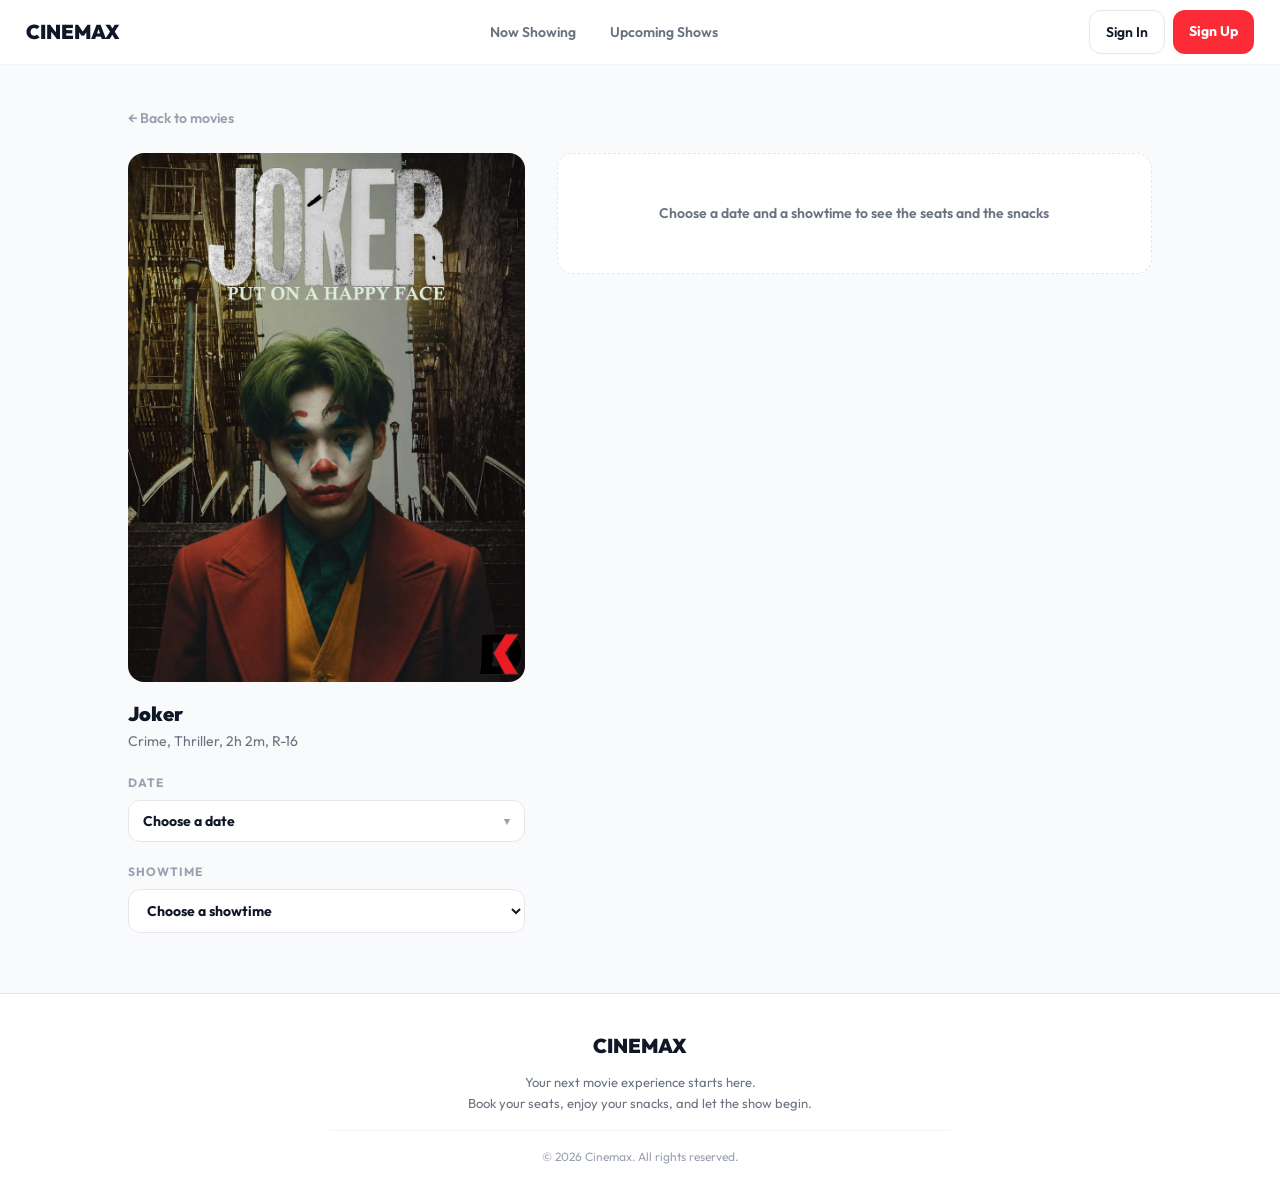
<file: book-joker.html>
<!DOCTYPE html>
<html lang="en">
<head>
  <meta charset="UTF-8">
  <meta name="viewport" content="width=device-width, initial-scale=1.0">
  <title>Joker - Cinemax</title>
  <link href="https://fonts.googleapis.com/css2?family=Outfit:wght@400;600;700;900&display=swap" rel="stylesheet">

  <style>

    /* Styles that every page of the website uses */

    * {
      box-sizing: border-box;
    }

    body {
      margin: 0;
      background-color: #f9fafb;
      color: #101828;
      font-family: 'Outfit', Arial, sans-serif;
      font-size: 16px;
      line-height: 1.6;
    }

    h1, h2, h3 {
      margin: 0;
      font-weight: 900;
      line-height: 1.2;
    }

    p {
      margin: 0;
    }

    a {
      color: #fb2c36;
    }

    img {
      display: block;
      max-width: 100%;
    }

    /* Buttons */

    .button {
      display: inline-block;
      padding: 10px 16px;
      border: none;
      border-radius: 12px;
      font-family: inherit;
      font-size: 14px;
      font-weight: 700;
      text-align: center;
      text-decoration: none;
      cursor: pointer;
    }

    .button-red {
      background-color: #fb2c36;
      color: #ffffff;
    }

    .button-red:hover {
      background-color: #e7000b;
    }

    .button-outline {
      background-color: #ffffff;
      color: #101828;
      border: 1px solid #e5e7eb;
      font-weight: 600;
    }

    .button-outline:hover {
      background-color: #f9fafb;
    }

    .button-grey {
      background-color: #e5e7eb;
      color: #99a1af;
    }

    .button-wide {
      display: block;
      width: 100%;
    }

    /* Top bar */

    .top-bar {
      background-color: #ffffff;
      border-bottom: 1px solid #f3f4f6;
    }

    .top-bar-inner {
      display: flex;
      align-items: center;
      justify-content: space-between;
      gap: 16px;
      max-width: 1280px;
      width: 96%;
      height: 64px;
      margin: 0 auto;
    }

    .logo {
      color: #101828;
      font-size: 20px;
      font-weight: 900;
      text-decoration: none;
    }

    .menu {
      display: flex;
      gap: 2px;
    }

    .menu a {
      padding: 8px 16px;
      border-radius: 12px;
      color: #6a7282;
      font-size: 14px;
      font-weight: 600;
      text-decoration: none;
    }

    .menu a:hover {
      background-color: #f9fafb;
      color: #101828;
    }

    .auth-buttons {
      display: flex;
      gap: 8px;
    }

    /* Footer */

    .site-footer {
      background-color: #ffffff;
      border-top: 1px solid #e5e7eb;
      padding: 36px 20px 28px 20px;
    }

    .footer-inner {
      max-width: 620px;
      margin: 0 auto;
      text-align: center;
    }

    .footer-inner .logo {
      display: inline-block;
      margin-bottom: 10px;
    }

    .footer-text {
      color: #6a7282;
      font-size: 13px;
    }

    .footer-copyright {
      margin-top: 16px;
      padding-top: 16px;
      border-top: 1px solid #f3f4f6;
      color: #99a1af;
      font-size: 12px;
    }

    @media (max-width: 620px) {
      .top-bar-inner {
        height: auto;
        padding: 12px 0 12px 0;
        flex-wrap: wrap;
        justify-content: center;
      }
    }

    /* Styles used only on this booking page */

    /* Page layout */

    .booking {
      max-width: 1024px;
      width: 92%;
      margin: 0 auto;
      padding: 40px 0 40px 0;
    }

    .back-link {
      display: inline-block;
      color: #99a1af;
      font-size: 14px;
      font-weight: 600;
      text-decoration: none;
      margin-bottom: 24px;
    }

    .booking-layout {
      display: grid;
      grid-template-columns: 2fr 3fr;
      gap: 32px;
      align-items: start;
    }

    .booking-poster {
      width: 100%;
      aspect-ratio: 3 / 4;
      object-fit: cover;
      border-radius: 16px;
      margin-bottom: 20px;
    }

    .booking-block {
      margin-bottom: 20px;
    }

    .film-title {
      font-size: 20px;
    }

    .film-details {
      color: #6a7282;
      font-size: 14px;
      margin-top: 4px;
    }

    /* Hide the real tick boxes */
    .booking input {
      display: none;
    }

    .field-label {
      display: block;
      color: #99a1af;
      font-size: 12px;
      font-weight: 700;
      letter-spacing: 1px;
      text-transform: uppercase;
      margin-bottom: 8px;
    }

    /* Date and showtime dropdowns */

    .dropdown {
      width: 100%;
      padding: 11px 14px;
      background-color: #ffffff;
      border: 1px solid #e5e7eb;
      border-radius: 12px;
      font-family: inherit;
      font-size: 14px;
      font-weight: 700;
      color: #101828;
      cursor: pointer;
    }

    .dropdown:hover {
      border-color: #fb2c36;
    }

    .dropdown:focus {
      outline: none;
      border-color: #fb2c36;
    }

    /* The date box that drops the calendar open */

    .date-field {
      position: relative;
    }

    .date-button {
      display: flex;
      align-items: center;
      justify-content: space-between;
      gap: 10px;
      text-align: left;
    }

    .date-arrow {
      color: #99a1af;
      font-size: 11px;
    }

    /* The calendar, which hangs under the date box while it is open */

    .calendar {
      position: absolute;
      z-index: 5;
      top: calc(100% + 6px);
      left: 0;
      width: 100%;
      min-width: 260px;
      padding: 14px;
      background-color: #ffffff;
      border: 1px solid #e5e7eb;
      border-radius: 16px;
      box-shadow: 0 14px 30px rgba(16, 24, 40, 0.15);
    }

    .calendar-head {
      display: flex;
      align-items: center;
      justify-content: space-between;
      gap: 8px;
      margin-bottom: 12px;
    }

    .calendar-month {
      font-size: 14px;
      font-weight: 900;
    }

    .calendar-nav {
      width: 28px;
      height: 28px;
      padding: 0;
      background-color: #ffffff;
      border: 1px solid #e5e7eb;
      border-radius: 8px;
      font-family: inherit;
      font-size: 15px;
      font-weight: 900;
      line-height: 1;
      color: #101828;
      cursor: pointer;
    }

    .calendar-nav:hover {
      border-color: #fb2c36;
      color: #fb2c36;
    }

    .calendar-nav:disabled {
      color: #e5e7eb;
      border-color: #f3f4f6;
      cursor: default;
    }

    .calendar-grid {
      display: grid;
      grid-template-columns: repeat(7, 1fr);
      gap: 4px;
    }

    .calendar-day-names span {
      padding-bottom: 6px;
      color: #99a1af;
      font-size: 11px;
      font-weight: 700;
      text-align: center;
    }

    .calendar-date {
      padding: 8px 0;
      background-color: #ffffff;
      border: 1px solid transparent;
      border-radius: 8px;
      font-family: inherit;
      font-size: 13px;
      font-weight: 700;
      color: #101828;
      cursor: pointer;
    }

    .calendar-date:hover {
      background-color: #fef2f2;
      border-color: #fb2c36;
    }

    /* Days that have already passed stay grey and dead */
    .calendar-date:disabled {
      background-color: #ffffff;
      border-color: transparent;
      color: #d1d5dc;
      cursor: default;
    }

    .calendar-date-today:enabled {
      color: #4f39f6;
      border-color: #e0e7ff;
    }

    .calendar-date-picked,
    .calendar-date-picked:enabled,
    .calendar-date-picked:hover {
      background-color: #fb2c36;
      border-color: #fb2c36;
      color: #ffffff;
    }

    .calendar-until {
      margin-top: 10px;
      padding-top: 10px;
      border-top: 1px solid #f3f4f6;
      color: #6a7282;
      font-size: 12px;
      font-weight: 600;
      text-align: center;
    }

    .pick-first {
      padding: 48px 20px;
      background-color: #ffffff;
      border: 1px dashed #e5e7eb;
      border-radius: 16px;
      color: #6a7282;
      font-size: 14px;
      font-weight: 600;
      text-align: center;
    }

    /* The seat map */

    .seat-area h3 {
      font-size: 18px;
      margin-bottom: 20px;
    }

    .screen-curve {
      height: 12px;
      margin: 0 24px 0 24px;
      border-radius: 12px 12px 0 0;
      background: linear-gradient(to bottom, rgba(79, 57, 246, 0.35), rgba(79, 57, 246, 0));
    }

    .screen-word {
      color: #99a1af;
      font-size: 12px;
      font-weight: 700;
      letter-spacing: 5px;
      text-align: center;
      margin: 4px 0 24px 0;
    }

    .seat-map {
      overflow-x: auto;
      padding-bottom: 8px;
    }

    .seat-row {
      display: flex;
      width: 340px;
      gap: 4px;
      margin: 0 auto 8px auto;
    }

    .row-letter {
      width: 20px;
      color: #99a1af;
      font-size: 12px;
      font-weight: 900;
      text-align: right;
    }

    .seat {
      cursor: pointer;
    }

    .seat-box {
      display: flex;
      align-items: center;
      justify-content: center;
      width: 28px;
      height: 28px;
      border-radius: 8px 8px 2px 2px;
      background-color: #e0e7ff;
      color: #4f39f6;
      font-size: 9px;
      font-weight: 900;
    }

    .seat input:checked + .seat-box {
      background-color: #fb2c36;
      color: #ffffff;
    }

    .seat-box-sold {
      background-color: #e5e7eb;
      color: #99a1af;
    }

    .seat-key {
      display: flex;
      justify-content: center;
      gap: 20px;
      margin-top: 22px;
      color: #6a7282;
      font-size: 12px;
      font-weight: 600;
    }

    .seat-key div {
      display: flex;
      align-items: center;
      gap: 6px;
    }

    .key-colour {
      width: 14px;
      height: 14px;
      border-radius: 4px;
    }

    .key-free {
      background-color: #e0e7ff;
    }

    .key-picked {
      background-color: #fb2c36;
    }

    .key-sold {
      background-color: #e5e7eb;
    }

    /* The snacks */

    .snacks {
      margin-top: 28px;
      padding-top: 24px;
      border-top: 1px solid #e5e7eb;
    }

    .snacks h3 {
      font-size: 18px;
      margin-bottom: 4px;
    }

    .snacks-note {
      color: #6a7282;
      font-size: 13px;
      margin-bottom: 16px;
    }

    .snack-heading {
      color: #99a1af;
      font-size: 11px;
      font-weight: 700;
      letter-spacing: 2px;
      text-transform: uppercase;
      margin: 16px 0 8px 0;
    }

    .snack-list {
      display: grid;
      grid-template-columns: 1fr 1fr;
      gap: 10px;
    }

    .snack-box {
      display: flex;
      align-items: center;
      justify-content: space-between;
      gap: 10px;
      padding: 11px 14px;
      background-color: #ffffff;
      border: 1px solid #e5e7eb;
      border-radius: 12px;
    }

    .snack-box-picked {
      background-color: #fef2f2;
      border-color: #fb2c36;
    }

    .snack-name {
      display: block;
      font-size: 14px;
      font-weight: 700;
      line-height: 1.25;
    }

    .snack-detail {
      display: block;
      color: #6a7282;
      font-size: 12px;
    }

    .snack-side {
      display: flex;
      flex-direction: column;
      align-items: center;
      gap: 6px;
    }

    .snack-price {
      font-size: 14px;
      font-weight: 900;
    }

    /* The + and - buttons that set how many of a snack to buy */

    .snack-count {
      display: flex;
      align-items: center;
      gap: 4px;
    }

    .snack-step {
      width: 26px;
      height: 26px;
      padding: 0;
      background-color: #ffffff;
      border: 1px solid #e5e7eb;
      border-radius: 8px;
      font-family: inherit;
      font-size: 15px;
      font-weight: 900;
      line-height: 1;
      color: #101828;
      cursor: pointer;
    }

    .snack-step:hover {
      border-color: #fb2c36;
      color: #fb2c36;
    }

    .snack-step:disabled {
      border-color: #f3f4f6;
      color: #e5e7eb;
      cursor: default;
    }

    .snack-quantity {
      min-width: 22px;
      font-size: 14px;
      font-weight: 900;
      text-align: center;
    }

    /* The total at the bottom */

    .order-summary {
      margin-top: 24px;
      padding: 20px;
      background-color: #ffffff;
      border: 1px solid #e5e7eb;
      border-radius: 16px;
    }

    .summary-line {
      display: flex;
      justify-content: space-between;
      font-size: 14px;
      margin-bottom: 4px;
    }

    .summary-name {
      color: #6a7282;
      font-weight: 600;
    }

    .summary-total {
      margin-bottom: 16px;
      padding-bottom: 16px;
      border-bottom: 1px solid #f3f4f6;
    }

    .summary-amount {
      font-size: 24px;
      font-weight: 900;
    }

    .order-summary .button {
      width: 100%;
      padding: 14px;
      font-size: 16px;
      font-weight: 900;
    }

    @media (max-width: 1000px) {
      .booking-layout {
        grid-template-columns: 1fr;
      }

      .booking-poster {
        max-width: 240px;
      }
    }

    @media (max-width: 620px) {
      .snack-list {
        grid-template-columns: 1fr;
      }
    }
  </style>
</head>
<body>

  <!-- Top bar -->
  <header class="top-bar">
    <div class="top-bar-inner">

      <a class="logo" href="index.html">CINEMAX</a>

      <nav class="menu">
        <a href="index.html#now-showing">Now Showing</a>
        <a href="index.html#coming-soon">Upcoming Shows</a>
        <!-- Staff page link, hidden from customers
        <a href="admin.html">Admin</a>
        -->
      </nav>

      <div class="auth-buttons">
        <a class="button button-outline" href="signin.html">Sign In</a>
        <a class="button button-red" href="signup.html">Sign Up</a>
      </div>

    </div>
  </header>

  <main class="booking">

    <a class="back-link" href="index.html">← Back to movies</a>

    <div class="booking-layout">

      <!-- Movie, date and showtime -->
      <div class="booking-left">

        <img class="booking-poster" src="photo/Joker.jpg" alt="Joker poster">

        <div class="booking-block">
          <h1 class="film-title">Joker</h1>
          <p class="film-details">Crime, Thriller, 2h 2m, R-16</p>
        </div>

        <div class="booking-block">
          <span class="field-label" id="date-label">Date</span>

          <div class="date-field" id="date-field">

            <button class="dropdown date-button" type="button" id="date-button"
                    aria-haspopup="true" aria-expanded="false" aria-labelledby="date-label date-button">
              <span id="date-text">Choose a date</span>
              <span class="date-arrow">&#9662;</span>
            </button>

            <div class="calendar" id="calendar" role="group" aria-labelledby="date-label" hidden>

              <div class="calendar-head">
                <button class="calendar-nav" type="button" id="calendar-back" aria-label="Previous month">&#8249;</button>
                <p class="calendar-month" id="calendar-month">Month</p>
                <button class="calendar-nav" type="button" id="calendar-next" aria-label="Next month">&#8250;</button>
              </div>

              <div class="calendar-grid calendar-day-names">
                <span>Sun</span>
                <span>Mon</span>
                <span>Tue</span>
                <span>Wed</span>
                <span>Thu</span>
                <span>Fri</span>
                <span>Sat</span>
              </div>

              <!-- The script fills this in for the month being looked at -->
              <div class="calendar-grid" id="calendar-dates"></div>

              <p class="calendar-until" id="calendar-until"></p>

            </div>

          </div>

          <!-- Holds the date that was picked, the way the old dropdown did -->
          <input type="hidden" id="date" value="">
        </div>

        <div class="booking-block">
          <label class="field-label" for="showtime">Showtime</label>
          <select class="dropdown" id="showtime">
            <option value="">Choose a showtime</option>
            <option value="101">10:30 AM</option>
            <option value="102">1:30 PM</option>
            <option value="103">5:00 PM</option>
            <option value="104">9:00 PM</option>
          </select>
        </div>

      </div>

      <!-- Seats and snacks -->
      <div class="seat-area">

        <p class="pick-first" id="pick-first">
          Choose a date and a showtime to see the seats and the snacks
        </p>

        <div id="seats-and-snacks" hidden>

          <h3>Choose Your Seats</h3>

          <div class="screen-curve"></div>
          <p class="screen-word">SCREEN</p>

          <div class="seat-map">

            <!-- Row A, seats 1 and 2 are sold -->
            <div class="seat-row">
              <span class="row-letter">A</span>
              <span class="seat-box seat-box-sold">1</span>
              <span class="seat-box seat-box-sold">2</span>
              <label class="seat"><input type="checkbox"><span class="seat-box">3</span></label>
              <label class="seat"><input type="checkbox"><span class="seat-box">4</span></label>
              <label class="seat"><input type="checkbox"><span class="seat-box">5</span></label>
              <label class="seat"><input type="checkbox"><span class="seat-box">6</span></label>
              <label class="seat"><input type="checkbox"><span class="seat-box">7</span></label>
              <label class="seat"><input type="checkbox"><span class="seat-box">8</span></label>
              <label class="seat"><input type="checkbox"><span class="seat-box">9</span></label>
              <label class="seat"><input type="checkbox"><span class="seat-box">10</span></label>
            </div>

            <!-- Row B -->
            <div class="seat-row">
              <span class="row-letter">B</span>
              <label class="seat"><input type="checkbox"><span class="seat-box">1</span></label>
              <label class="seat"><input type="checkbox"><span class="seat-box">2</span></label>
              <label class="seat"><input type="checkbox"><span class="seat-box">3</span></label>
              <label class="seat"><input type="checkbox"><span class="seat-box">4</span></label>
              <label class="seat"><input type="checkbox"><span class="seat-box">5</span></label>
              <label class="seat"><input type="checkbox"><span class="seat-box">6</span></label>
              <label class="seat"><input type="checkbox"><span class="seat-box">7</span></label>
              <label class="seat"><input type="checkbox"><span class="seat-box">8</span></label>
              <label class="seat"><input type="checkbox"><span class="seat-box">9</span></label>
              <label class="seat"><input type="checkbox"><span class="seat-box">10</span></label>
            </div>

            <!-- Row C -->
            <div class="seat-row">
              <span class="row-letter">C</span>
              <label class="seat"><input type="checkbox"><span class="seat-box">1</span></label>
              <label class="seat"><input type="checkbox"><span class="seat-box">2</span></label>
              <label class="seat"><input type="checkbox"><span class="seat-box">3</span></label>
              <label class="seat"><input type="checkbox"><span class="seat-box">4</span></label>
              <label class="seat"><input type="checkbox"><span class="seat-box">5</span></label>
              <label class="seat"><input type="checkbox"><span class="seat-box">6</span></label>
              <label class="seat"><input type="checkbox"><span class="seat-box">7</span></label>
              <label class="seat"><input type="checkbox"><span class="seat-box">8</span></label>
              <label class="seat"><input type="checkbox"><span class="seat-box">9</span></label>
              <label class="seat"><input type="checkbox"><span class="seat-box">10</span></label>
            </div>

            <!-- Row D -->
            <div class="seat-row">
              <span class="row-letter">D</span>
              <label class="seat"><input type="checkbox"><span class="seat-box">1</span></label>
              <label class="seat"><input type="checkbox"><span class="seat-box">2</span></label>
              <label class="seat"><input type="checkbox"><span class="seat-box">3</span></label>
              <label class="seat"><input type="checkbox"><span class="seat-box">4</span></label>
              <label class="seat"><input type="checkbox"><span class="seat-box">5</span></label>
              <label class="seat"><input type="checkbox"><span class="seat-box">6</span></label>
              <label class="seat"><input type="checkbox"><span class="seat-box">7</span></label>
              <label class="seat"><input type="checkbox"><span class="seat-box">8</span></label>
              <label class="seat"><input type="checkbox"><span class="seat-box">9</span></label>
              <label class="seat"><input type="checkbox"><span class="seat-box">10</span></label>
            </div>

            <!-- Row E -->
            <div class="seat-row">
              <span class="row-letter">E</span>
              <label class="seat"><input type="checkbox"><span class="seat-box">1</span></label>
              <label class="seat"><input type="checkbox"><span class="seat-box">2</span></label>
              <label class="seat"><input type="checkbox"><span class="seat-box">3</span></label>
              <label class="seat"><input type="checkbox"><span class="seat-box">4</span></label>
              <label class="seat"><input type="checkbox"><span class="seat-box">5</span></label>
              <label class="seat"><input type="checkbox"><span class="seat-box">6</span></label>
              <label class="seat"><input type="checkbox"><span class="seat-box">7</span></label>
              <label class="seat"><input type="checkbox"><span class="seat-box">8</span></label>
              <label class="seat"><input type="checkbox"><span class="seat-box">9</span></label>
              <label class="seat"><input type="checkbox"><span class="seat-box">10</span></label>
            </div>

            <!-- Row F -->
            <div class="seat-row">
              <span class="row-letter">F</span>
              <label class="seat"><input type="checkbox"><span class="seat-box">1</span></label>
              <label class="seat"><input type="checkbox"><span class="seat-box">2</span></label>
              <label class="seat"><input type="checkbox"><span class="seat-box">3</span></label>
              <label class="seat"><input type="checkbox"><span class="seat-box">4</span></label>
              <label class="seat"><input type="checkbox"><span class="seat-box">5</span></label>
              <label class="seat"><input type="checkbox"><span class="seat-box">6</span></label>
              <label class="seat"><input type="checkbox"><span class="seat-box">7</span></label>
              <label class="seat"><input type="checkbox"><span class="seat-box">8</span></label>
              <label class="seat"><input type="checkbox"><span class="seat-box">9</span></label>
              <label class="seat"><input type="checkbox"><span class="seat-box">10</span></label>
            </div>

            <!-- Row G -->
            <div class="seat-row">
              <span class="row-letter">G</span>
              <label class="seat"><input type="checkbox"><span class="seat-box">1</span></label>
              <label class="seat"><input type="checkbox"><span class="seat-box">2</span></label>
              <label class="seat"><input type="checkbox"><span class="seat-box">3</span></label>
              <label class="seat"><input type="checkbox"><span class="seat-box">4</span></label>
              <label class="seat"><input type="checkbox"><span class="seat-box">5</span></label>
              <label class="seat"><input type="checkbox"><span class="seat-box">6</span></label>
              <label class="seat"><input type="checkbox"><span class="seat-box">7</span></label>
              <label class="seat"><input type="checkbox"><span class="seat-box">8</span></label>
              <label class="seat"><input type="checkbox"><span class="seat-box">9</span></label>
              <label class="seat"><input type="checkbox"><span class="seat-box">10</span></label>
            </div>

          </div>

          <div class="seat-key">
            <div><span class="key-colour key-free"></span> Available</div>
            <div><span class="key-colour key-picked"></span> Selected</div>
            <div><span class="key-colour key-sold"></span> Unavailable</div>
          </div>

          <!-- Snacks -->
          <div class="snacks">

            <h3>Pre-order Your Snacks</h3>
            <p class="snacks-note">
              Add food and drinks now and skip the concession line. Show your QR code at the
              counter and staff hand them over. Snacks must be ordered with your ticket, not after.
            </p>

            <p class="snack-heading">Popcorn</p>
            <div class="snack-list">

              <div class="snack">
                <div class="snack-box">
                  <span>
                    <span class="snack-name">Popcorn, Regular</span>
                    <span class="snack-detail">Salted, 64 oz</span>
                  </span>
                  <span class="snack-side">
                    <span class="snack-price">₱120</span>
                    <span class="snack-count">
                      <button class="snack-step snack-less" type="button" data-step="-1" aria-label="One less Popcorn, Regular" disabled>&minus;</button>
                      <span class="snack-quantity">0</span>
                      <button class="snack-step snack-more" type="button" data-step="1" aria-label="One more Popcorn, Regular">+</button>
                    </span>
                  </span>
                </div>
              </div>

              <div class="snack">
                <div class="snack-box">
                  <span>
                    <span class="snack-name">Popcorn, Large</span>
                    <span class="snack-detail">Cheese or Caramel, 85 oz</span>
                  </span>
                  <span class="snack-side">
                    <span class="snack-price">₱160</span>
                    <span class="snack-count">
                      <button class="snack-step snack-less" type="button" data-step="-1" aria-label="One less Popcorn, Large" disabled>&minus;</button>
                      <span class="snack-quantity">0</span>
                      <button class="snack-step snack-more" type="button" data-step="1" aria-label="One more Popcorn, Large">+</button>
                    </span>
                  </span>
                </div>
              </div>

            </div>

            <p class="snack-heading">Drinks</p>
            <div class="snack-list">

              <div class="snack">
                <div class="snack-box">
                  <span>
                    <span class="snack-name">Soda, Regular</span>
                    <span class="snack-detail">16 oz</span>
                  </span>
                  <span class="snack-side">
                    <span class="snack-price">₱70</span>
                    <span class="snack-count">
                      <button class="snack-step snack-less" type="button" data-step="-1" aria-label="One less Soda, Regular" disabled>&minus;</button>
                      <span class="snack-quantity">0</span>
                      <button class="snack-step snack-more" type="button" data-step="1" aria-label="One more Soda, Regular">+</button>
                    </span>
                  </span>
                </div>
              </div>

              <div class="snack">
                <div class="snack-box">
                  <span>
                    <span class="snack-name">Soda, Large</span>
                    <span class="snack-detail">22 oz, free refill</span>
                  </span>
                  <span class="snack-side">
                    <span class="snack-price">₱95</span>
                    <span class="snack-count">
                      <button class="snack-step snack-less" type="button" data-step="-1" aria-label="One less Soda, Large" disabled>&minus;</button>
                      <span class="snack-quantity">0</span>
                      <button class="snack-step snack-more" type="button" data-step="1" aria-label="One more Soda, Large">+</button>
                    </span>
                  </span>
                </div>
              </div>

            </div>

            <p class="snack-heading">Candy</p>
            <div class="snack-list">

              <div class="snack">
                <div class="snack-box">
                  <span>
                    <span class="snack-name">Chocolate Bar</span>
                    <span class="snack-detail">90 g</span>
                  </span>
                  <span class="snack-side">
                    <span class="snack-price">₱60</span>
                    <span class="snack-count">
                      <button class="snack-step snack-less" type="button" data-step="-1" aria-label="One less Chocolate Bar" disabled>&minus;</button>
                      <span class="snack-quantity">0</span>
                      <button class="snack-step snack-more" type="button" data-step="1" aria-label="One more Chocolate Bar">+</button>
                    </span>
                  </span>
                </div>
              </div>

              <div class="snack">
                <div class="snack-box">
                  <span>
                    <span class="snack-name">Gummy Candy</span>
                    <span class="snack-detail">Assorted, 100 g</span>
                  </span>
                  <span class="snack-side">
                    <span class="snack-price">₱55</span>
                    <span class="snack-count">
                      <button class="snack-step snack-less" type="button" data-step="-1" aria-label="One less Gummy Candy" disabled>&minus;</button>
                      <span class="snack-quantity">0</span>
                      <button class="snack-step snack-more" type="button" data-step="1" aria-label="One more Gummy Candy">+</button>
                    </span>
                  </span>
                </div>
              </div>

            </div>

            <p class="snack-heading">Combos</p>
            <div class="snack-list">

              <div class="snack">
                <div class="snack-box">
                  <span>
                    <span class="snack-name">Solo Combo</span>
                    <span class="snack-detail">Regular popcorn and regular soda</span>
                  </span>
                  <span class="snack-side">
                    <span class="snack-price">₱180</span>
                    <span class="snack-count">
                      <button class="snack-step snack-less" type="button" data-step="-1" aria-label="One less Solo Combo" disabled>&minus;</button>
                      <span class="snack-quantity">0</span>
                      <button class="snack-step snack-more" type="button" data-step="1" aria-label="One more Solo Combo">+</button>
                    </span>
                  </span>
                </div>
              </div>

              <div class="snack">
                <div class="snack-box">
                  <span>
                    <span class="snack-name">Barkada Combo</span>
                    <span class="snack-detail">2 large popcorn and 2 large sodas</span>
                  </span>
                  <span class="snack-side">
                    <span class="snack-price">₱480</span>
                    <span class="snack-count">
                      <button class="snack-step snack-less" type="button" data-step="-1" aria-label="One less Barkada Combo" disabled>&minus;</button>
                      <span class="snack-quantity">0</span>
                      <button class="snack-step snack-more" type="button" data-step="1" aria-label="One more Barkada Combo">+</button>
                    </span>
                  </span>
                </div>
              </div>

            </div>

          </div>

          <!-- Total -->
          <div class="order-summary">

            <div class="summary-line">
              <span class="summary-name">Selected seats</span>
              <span id="summary-seats">Tap the seats above</span>
            </div>

            <div class="summary-line">
              <span class="summary-name">Snacks</span>
              <span id="summary-snacks">Tick any items above</span>
            </div>

            <div class="summary-line summary-total">
              <span class="summary-name" id="summary-tickets">1 ticket × ₱250</span>
              <span class="summary-amount" id="summary-amount">₱250</span>
            </div>

            <a class="button button-red" href="signin.html">Confirm Booking</a>

          </div>

        </div>

      </div>

    </div>
  </main>

  <!-- Footer -->
  <footer class="site-footer">
    <div class="footer-inner">

      <a class="logo" href="index.html">CINEMAX</a>

      <p class="footer-text">
        Your next movie experience starts here. <br>
        Book your seats, enjoy your snacks, and let the show begin.
      </p>

      <p class="footer-copyright">© 2026 Cinemax. All rights reserved.</p>

    </div>
  </footer>

  <script>
    (function () {

      // The most of any one snack a booking may hold
      var maxPerSnack = 10;

      var monthNames = ['January', 'February', 'March', 'April', 'May', 'June',
        'July', 'August', 'September', 'October', 'November', 'December'];
      var dayNames = ['Sun', 'Mon', 'Tue', 'Wed', 'Thu', 'Fri', 'Sat'];

      var dateField = document.getElementById('date-field');
      var dateButton = document.getElementById('date-button');
      var dateText = document.getElementById('date-text');
      var dateHolder = document.getElementById('date');

      var calendar = document.getElementById('calendar');
      var calendarDates = document.getElementById('calendar-dates');
      var calendarMonth = document.getElementById('calendar-month');
      var calendarBack = document.getElementById('calendar-back');
      var calendarNext = document.getElementById('calendar-next');
      var calendarUntil = document.getElementById('calendar-until');

      var showtimeSelect = document.getElementById('showtime');
      var pickFirst = document.getElementById('pick-first');
      var seatsAndSnacks = document.getElementById('seats-and-snacks');

      var summarySeats = document.getElementById('summary-seats');
      var summarySnacks = document.getElementById('summary-snacks');
      var summaryTickets = document.getElementById('summary-tickets');
      var summaryAmount = document.getElementById('summary-amount');

      // Read the ticket price once from the page's own starting text, so
      // each movie keeps its own price without repeating it in the script.
      var priceMatch = summaryTickets.textContent.match(/₱([0-9]+)/);
      var ticketPrice = priceMatch ? parseInt(priceMatch[1], 10) : 0;

      // Turns '2026-09-18' into a date the browser can compare
      function readDate(text) {
        var parts = text.split('-');
        return new Date(Number(parts[0]), Number(parts[1]) - 1, Number(parts[2]));
      }

      // Turns a date back into '2026-09-18'
      function dateKey(date) {
        var month = date.getMonth() + 1;
        var day = date.getDate();
        return date.getFullYear() +
          '-' + (month < 10 ? '0' : '') + month +
          '-' + (day < 10 ? '0' : '') + day;
      }

      // Counts a month as one number so two months are easy to compare
      function monthNumber(date) {
        return date.getFullYear() * 12 + date.getMonth();
      }

      // How a picked date reads on the date box, like 'Fri, 18 Sep 2026'
      function readableDate(key) {
        var date = readDate(key);
        return dayNames[date.getDay()] + ', ' + date.getDate() + ' ' +
          monthNames[date.getMonth()].slice(0, 3) + ' ' + date.getFullYear();
      }

      // Today, with the clock part dropped so only the day itself is compared
      var today = new Date();
      today.setHours(0, 0, 0, 0);

      // The last day this movie is showing, the same date the home page gives
      // as its "Until ..." line on the movie's card.
      var lastDay = readDate('2026-10-25');

      var chosenDate = '';
      var viewYear = today.getFullYear();
      var viewMonth = today.getMonth();

      // A day can be booked while it sits between today and the movie's last
      // day. Days are measured against today, so a date that has gone past
      // greys out by itself: on the 17th the 17th can still be booked, and
      // once the date rolls over to the 18th the 17th is dead. Days after the
      // movie stops showing are greyed out the same way.
      function isAvailable(date) {
        return date >= today && date <= lastDay;
      }

      function drawCalendar() {
        calendarMonth.textContent = monthNames[viewMonth] + ' ' + viewYear;
        calendarDates.innerHTML = '';

        // Empty boxes so the 1st lands under the right weekday
        var startsOn = new Date(viewYear, viewMonth, 1).getDay();
        var daysInMonth = new Date(viewYear, viewMonth + 1, 0).getDate();
        var count;

        for (count = 0; count < startsOn; count++) {
          calendarDates.appendChild(document.createElement('span'));
        }

        for (count = 1; count <= daysInMonth; count++) {
          var date = new Date(viewYear, viewMonth, count);
          var key = dateKey(date);
          var box = document.createElement('button');

          box.type = 'button';
          box.className = 'calendar-date';
          box.textContent = count;
          box.setAttribute('data-date', key);

          if (isAvailable(date)) {
            box.title = 'Book ' + count + ' ' + monthNames[viewMonth] + ' ' + viewYear;
          } else {
            box.disabled = true;
            box.title = date < today
              ? 'This date has already passed'
              : 'This movie has stopped showing by then';
          }

          if (key === dateKey(today)) {
            box.className += ' calendar-date-today';
          }

          if (key === chosenDate) {
            box.className += ' calendar-date-picked';
            box.setAttribute('aria-pressed', 'true');
          }

          calendarDates.appendChild(box);
        }

        // Months that are wholly past are of no use to anyone. Going forward
        // has no end: December rolls on into January of the next year.
        calendarBack.disabled = (viewYear * 12 + viewMonth) <= monthNumber(today);
      }

      function moveMonth(step) {
        var moved = viewYear * 12 + viewMonth + step;
        if (moved < monthNumber(today)) {
          return;
        }
        viewYear = Math.floor(moved / 12);
        viewMonth = moved % 12;
        drawCalendar();
      }

      function openCalendar() {
        // Always open on the month of the date being held, or on this month
        var start = chosenDate === '' ? today : readDate(chosenDate);
        viewYear = start.getFullYear();
        viewMonth = start.getMonth();
        drawCalendar();
        calendar.hidden = false;
        dateButton.setAttribute('aria-expanded', 'true');
      }

      function closeCalendar() {
        calendar.hidden = true;
        dateButton.setAttribute('aria-expanded', 'false');
      }

      function showOrHideSeatsAndSnacks() {
        var ready = chosenDate !== '' && showtimeSelect.value !== '';
        pickFirst.hidden = ready;
        seatsAndSnacks.hidden = !ready;
      }

      function updateSummary() {
        // Selected seats
        var chosenSeats = [];
        seatsAndSnacks.querySelectorAll('.seat-map .seat-row').forEach(function (row) {
          var rowLetter = row.querySelector('.row-letter').textContent.trim();
          row.querySelectorAll('.seat input[type="checkbox"]:checked').forEach(function (input) {
            var seatNumber = input.closest('.seat').querySelector('.seat-box').textContent.trim();
            chosenSeats.push(rowLetter + seatNumber);
          });
        });
        summarySeats.textContent = chosenSeats.length ? chosenSeats.join(', ') : 'Tap the seats above';

        // Snacks, counted by how many of each were added
        var chosenSnackNames = [];
        var snackTotal = 0;
        seatsAndSnacks.querySelectorAll('.snack').forEach(function (snack) {
          var howMany = parseInt(snack.querySelector('.snack-quantity').textContent, 10) || 0;
          if (howMany > 0) {
            var name = snack.querySelector('.snack-name').textContent.trim();
            var price = parseInt(snack.querySelector('.snack-price').textContent.replace(/[^0-9]/g, ''), 10) || 0;
            chosenSnackNames.push(name + ' × ' + howMany);
            snackTotal += price * howMany;
          }
        });
        summarySnacks.textContent = chosenSnackNames.length ? chosenSnackNames.join(', ') : 'Use + to add any items above';

        // Ticket count and grand total
        var ticketCount = chosenSeats.length;
        var ticketWord = ticketCount === 1 ? 'ticket' : 'tickets';
        summaryTickets.textContent = ticketCount + ' ' + ticketWord + ' × ₱' + ticketPrice;
        summaryAmount.textContent = '₱' + (ticketCount * ticketPrice + snackTotal).toLocaleString();
      }

      // The date box opens and shuts the calendar
      dateButton.addEventListener('click', function () {
        if (calendar.hidden) {
          openCalendar();
        } else {
          closeCalendar();
        }
      });

      // Picking a day fills the box and shuts the calendar again
      calendarDates.addEventListener('click', function (event) {
        var box = event.target.closest('.calendar-date');
        if (!box || box.disabled) {
          return;
        }
        chosenDate = box.getAttribute('data-date');
        dateHolder.value = chosenDate;
        dateText.textContent = readableDate(chosenDate);
        closeCalendar();
        showOrHideSeatsAndSnacks();
      });

      calendarBack.addEventListener('click', function () {
        moveMonth(-1);
      });

      calendarNext.addEventListener('click', function () {
        moveMonth(1);
      });

      // A click anywhere else, or the Escape key, puts the calendar away
      document.addEventListener('click', function (event) {
        if (!dateField.contains(event.target)) {
          closeCalendar();
        }
      });

      document.addEventListener('keydown', function (event) {
        if (event.key === 'Escape') {
          closeCalendar();
        }
      });

      showtimeSelect.addEventListener('change', showOrHideSeatsAndSnacks);

      // The + and - buttons on the snacks
      seatsAndSnacks.addEventListener('click', function (event) {
        var step = event.target.closest('.snack-step');
        if (!step) {
          return;
        }

        var snack = step.closest('.snack');
        var quantity = snack.querySelector('.snack-quantity');
        var howMany = (parseInt(quantity.textContent, 10) || 0) + Number(step.getAttribute('data-step'));

        if (howMany < 0) {
          howMany = 0;
        }
        if (howMany > maxPerSnack) {
          howMany = maxPerSnack;
        }

        quantity.textContent = howMany;
        snack.querySelector('.snack-less').disabled = howMany === 0;
        snack.querySelector('.snack-more').disabled = howMany === maxPerSnack;

        if (howMany > 0) {
          snack.querySelector('.snack-box').classList.add('snack-box-picked');
        } else {
          snack.querySelector('.snack-box').classList.remove('snack-box-picked');
        }

        updateSummary();
      });

      // The seats
      seatsAndSnacks.addEventListener('change', function (event) {
        if (event.target.matches('input[type="checkbox"]')) {
          updateSummary();
        }
      });

      calendarUntil.textContent = 'Showing until ' + lastDay.getDate() + ' ' +
        monthNames[lastDay.getMonth()] + ' ' + lastDay.getFullYear();

      drawCalendar();
      showOrHideSeatsAndSnacks();
      updateSummary();
    })();
  </script>

</body>
</html>
</file>
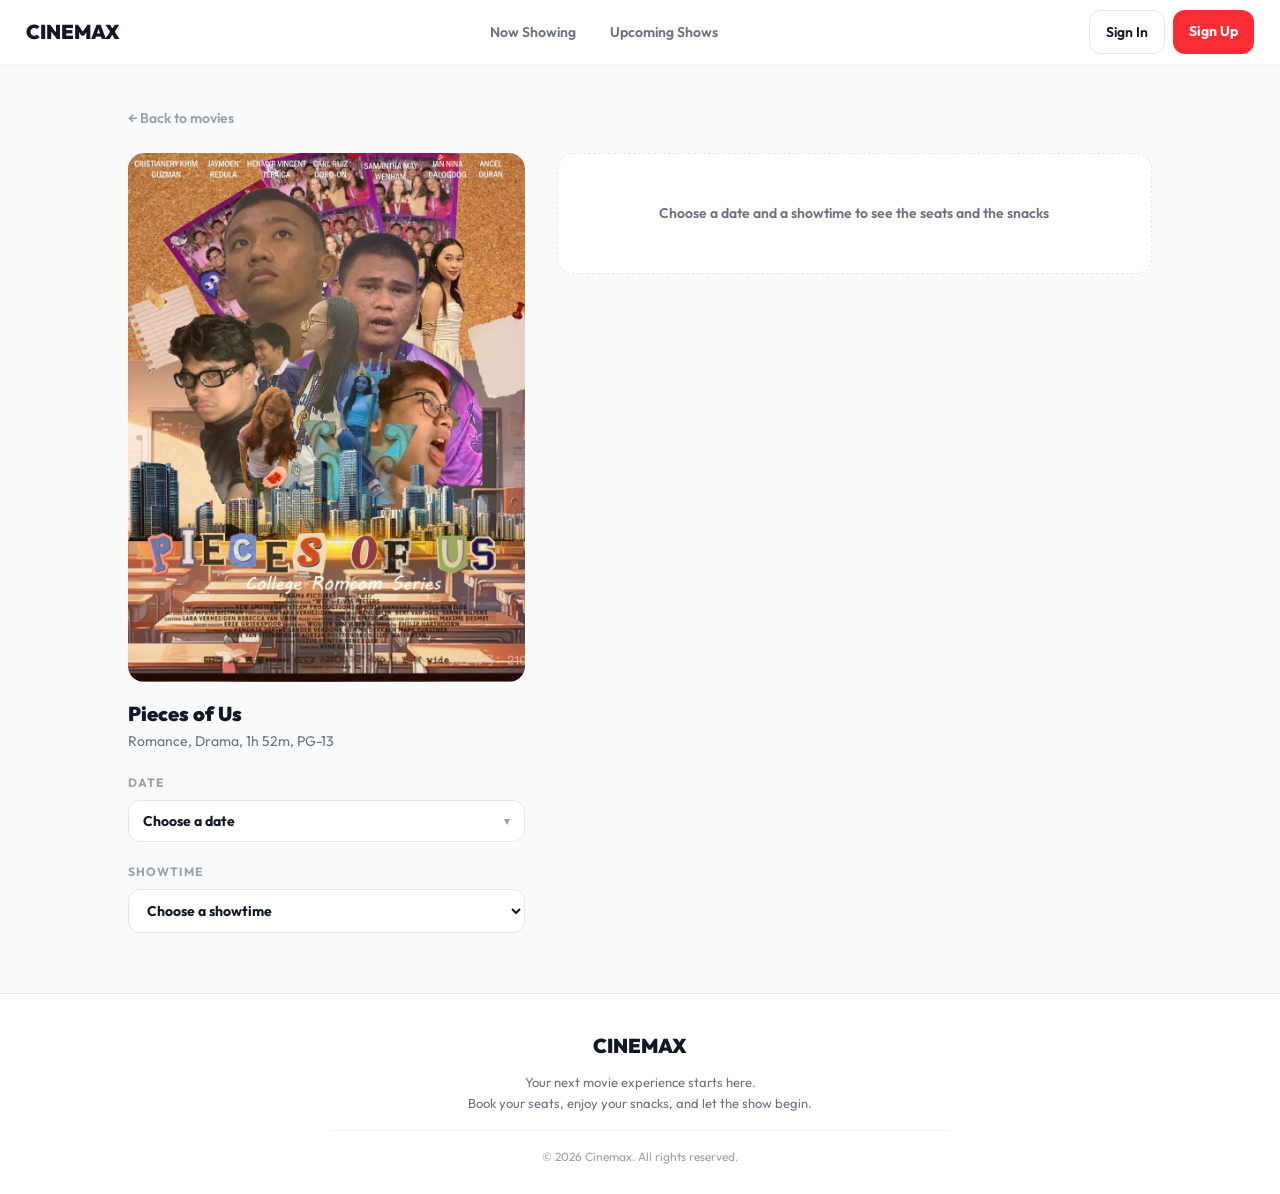
<file: book-pieces-of-us.html>
<!DOCTYPE html>
<html lang="en">
<head>
  <meta charset="UTF-8">
  <meta name="viewport" content="width=device-width, initial-scale=1.0">
  <title>Pieces of Us - Cinemax</title>
  <link href="https://fonts.googleapis.com/css2?family=Outfit:wght@400;600;700;900&display=swap" rel="stylesheet">

  <style>

    /* Styles that every page of the website uses */

    * {
      box-sizing: border-box;
    }

    body {
      margin: 0;
      background-color: #f9fafb;
      color: #101828;
      font-family: 'Outfit', Arial, sans-serif;
      font-size: 16px;
      line-height: 1.6;
    }

    h1, h2, h3 {
      margin: 0;
      font-weight: 900;
      line-height: 1.2;
    }

    p {
      margin: 0;
    }

    a {
      color: #fb2c36;
    }

    img {
      display: block;
      max-width: 100%;
    }

    /* Buttons */

    .button {
      display: inline-block;
      padding: 10px 16px;
      border: none;
      border-radius: 12px;
      font-family: inherit;
      font-size: 14px;
      font-weight: 700;
      text-align: center;
      text-decoration: none;
      cursor: pointer;
    }

    .button-red {
      background-color: #fb2c36;
      color: #ffffff;
    }

    .button-red:hover {
      background-color: #e7000b;
    }

    .button-outline {
      background-color: #ffffff;
      color: #101828;
      border: 1px solid #e5e7eb;
      font-weight: 600;
    }

    .button-outline:hover {
      background-color: #f9fafb;
    }

    .button-grey {
      background-color: #e5e7eb;
      color: #99a1af;
    }

    .button-wide {
      display: block;
      width: 100%;
    }

    /* Top bar */

    .top-bar {
      background-color: #ffffff;
      border-bottom: 1px solid #f3f4f6;
    }

    .top-bar-inner {
      display: flex;
      align-items: center;
      justify-content: space-between;
      gap: 16px;
      max-width: 1280px;
      width: 96%;
      height: 64px;
      margin: 0 auto;
    }

    .logo {
      color: #101828;
      font-size: 20px;
      font-weight: 900;
      text-decoration: none;
    }

    .menu {
      display: flex;
      gap: 2px;
    }

    .menu a {
      padding: 8px 16px;
      border-radius: 12px;
      color: #6a7282;
      font-size: 14px;
      font-weight: 600;
      text-decoration: none;
    }

    .menu a:hover {
      background-color: #f9fafb;
      color: #101828;
    }

    .auth-buttons {
      display: flex;
      gap: 8px;
    }

    /* Footer */

    .site-footer {
      background-color: #ffffff;
      border-top: 1px solid #e5e7eb;
      padding: 36px 20px 28px 20px;
    }

    .footer-inner {
      max-width: 620px;
      margin: 0 auto;
      text-align: center;
    }

    .footer-inner .logo {
      display: inline-block;
      margin-bottom: 10px;
    }

    .footer-text {
      color: #6a7282;
      font-size: 13px;
    }

    .footer-copyright {
      margin-top: 16px;
      padding-top: 16px;
      border-top: 1px solid #f3f4f6;
      color: #99a1af;
      font-size: 12px;
    }

    @media (max-width: 620px) {
      .top-bar-inner {
        height: auto;
        padding: 12px 0 12px 0;
        flex-wrap: wrap;
        justify-content: center;
      }
    }

    /* Styles used only on this booking page */

    /* Page layout */

    .booking {
      max-width: 1024px;
      width: 92%;
      margin: 0 auto;
      padding: 40px 0 40px 0;
    }

    .back-link {
      display: inline-block;
      color: #99a1af;
      font-size: 14px;
      font-weight: 600;
      text-decoration: none;
      margin-bottom: 24px;
    }

    .booking-layout {
      display: grid;
      grid-template-columns: 2fr 3fr;
      gap: 32px;
      align-items: start;
    }

    .booking-poster {
      width: 100%;
      aspect-ratio: 3 / 4;
      object-fit: cover;
      border-radius: 16px;
      margin-bottom: 20px;
    }

    .booking-block {
      margin-bottom: 20px;
    }

    .film-title {
      font-size: 20px;
    }

    .film-details {
      color: #6a7282;
      font-size: 14px;
      margin-top: 4px;
    }

    /* Hide the real tick boxes */
    .booking input {
      display: none;
    }

    .field-label {
      display: block;
      color: #99a1af;
      font-size: 12px;
      font-weight: 700;
      letter-spacing: 1px;
      text-transform: uppercase;
      margin-bottom: 8px;
    }

    /* Date and showtime dropdowns */

    .dropdown {
      width: 100%;
      padding: 11px 14px;
      background-color: #ffffff;
      border: 1px solid #e5e7eb;
      border-radius: 12px;
      font-family: inherit;
      font-size: 14px;
      font-weight: 700;
      color: #101828;
      cursor: pointer;
    }

    .dropdown:hover {
      border-color: #fb2c36;
    }

    .dropdown:focus {
      outline: none;
      border-color: #fb2c36;
    }

    /* The date box that drops the calendar open */

    .date-field {
      position: relative;
    }

    .date-button {
      display: flex;
      align-items: center;
      justify-content: space-between;
      gap: 10px;
      text-align: left;
    }

    .date-arrow {
      color: #99a1af;
      font-size: 11px;
    }

    /* The calendar, which hangs under the date box while it is open */

    .calendar {
      position: absolute;
      z-index: 5;
      top: calc(100% + 6px);
      left: 0;
      width: 100%;
      min-width: 260px;
      padding: 14px;
      background-color: #ffffff;
      border: 1px solid #e5e7eb;
      border-radius: 16px;
      box-shadow: 0 14px 30px rgba(16, 24, 40, 0.15);
    }

    .calendar-head {
      display: flex;
      align-items: center;
      justify-content: space-between;
      gap: 8px;
      margin-bottom: 12px;
    }

    .calendar-month {
      font-size: 14px;
      font-weight: 900;
    }

    .calendar-nav {
      width: 28px;
      height: 28px;
      padding: 0;
      background-color: #ffffff;
      border: 1px solid #e5e7eb;
      border-radius: 8px;
      font-family: inherit;
      font-size: 15px;
      font-weight: 900;
      line-height: 1;
      color: #101828;
      cursor: pointer;
    }

    .calendar-nav:hover {
      border-color: #fb2c36;
      color: #fb2c36;
    }

    .calendar-nav:disabled {
      color: #e5e7eb;
      border-color: #f3f4f6;
      cursor: default;
    }

    .calendar-grid {
      display: grid;
      grid-template-columns: repeat(7, 1fr);
      gap: 4px;
    }

    .calendar-day-names span {
      padding-bottom: 6px;
      color: #99a1af;
      font-size: 11px;
      font-weight: 700;
      text-align: center;
    }

    .calendar-date {
      padding: 8px 0;
      background-color: #ffffff;
      border: 1px solid transparent;
      border-radius: 8px;
      font-family: inherit;
      font-size: 13px;
      font-weight: 700;
      color: #101828;
      cursor: pointer;
    }

    .calendar-date:hover {
      background-color: #fef2f2;
      border-color: #fb2c36;
    }

    /* Days that have already passed stay grey and dead */
    .calendar-date:disabled {
      background-color: #ffffff;
      border-color: transparent;
      color: #d1d5dc;
      cursor: default;
    }

    .calendar-date-today:enabled {
      color: #4f39f6;
      border-color: #e0e7ff;
    }

    .calendar-date-picked,
    .calendar-date-picked:enabled,
    .calendar-date-picked:hover {
      background-color: #fb2c36;
      border-color: #fb2c36;
      color: #ffffff;
    }

    .calendar-until {
      margin-top: 10px;
      padding-top: 10px;
      border-top: 1px solid #f3f4f6;
      color: #6a7282;
      font-size: 12px;
      font-weight: 600;
      text-align: center;
    }

    .pick-first {
      padding: 48px 20px;
      background-color: #ffffff;
      border: 1px dashed #e5e7eb;
      border-radius: 16px;
      color: #6a7282;
      font-size: 14px;
      font-weight: 600;
      text-align: center;
    }

    /* The seat map */

    .seat-area h3 {
      font-size: 18px;
      margin-bottom: 20px;
    }

    .screen-curve {
      height: 12px;
      margin: 0 24px 0 24px;
      border-radius: 12px 12px 0 0;
      background: linear-gradient(to bottom, rgba(79, 57, 246, 0.35), rgba(79, 57, 246, 0));
    }

    .screen-word {
      color: #99a1af;
      font-size: 12px;
      font-weight: 700;
      letter-spacing: 5px;
      text-align: center;
      margin: 4px 0 24px 0;
    }

    .seat-map {
      overflow-x: auto;
      padding-bottom: 8px;
    }

    .seat-row {
      display: flex;
      width: 340px;
      gap: 4px;
      margin: 0 auto 8px auto;
    }

    .row-letter {
      width: 20px;
      color: #99a1af;
      font-size: 12px;
      font-weight: 900;
      text-align: right;
    }

    .seat {
      cursor: pointer;
    }

    .seat-box {
      display: flex;
      align-items: center;
      justify-content: center;
      width: 28px;
      height: 28px;
      border-radius: 8px 8px 2px 2px;
      background-color: #e0e7ff;
      color: #4f39f6;
      font-size: 9px;
      font-weight: 900;
    }

    .seat input:checked + .seat-box {
      background-color: #fb2c36;
      color: #ffffff;
    }

    .seat-box-sold {
      background-color: #e5e7eb;
      color: #99a1af;
    }

    .seat-key {
      display: flex;
      justify-content: center;
      gap: 20px;
      margin-top: 22px;
      color: #6a7282;
      font-size: 12px;
      font-weight: 600;
    }

    .seat-key div {
      display: flex;
      align-items: center;
      gap: 6px;
    }

    .key-colour {
      width: 14px;
      height: 14px;
      border-radius: 4px;
    }

    .key-free {
      background-color: #e0e7ff;
    }

    .key-picked {
      background-color: #fb2c36;
    }

    .key-sold {
      background-color: #e5e7eb;
    }

    /* The snacks */

    .snacks {
      margin-top: 28px;
      padding-top: 24px;
      border-top: 1px solid #e5e7eb;
    }

    .snacks h3 {
      font-size: 18px;
      margin-bottom: 4px;
    }

    .snacks-note {
      color: #6a7282;
      font-size: 13px;
      margin-bottom: 16px;
    }

    .snack-heading {
      color: #99a1af;
      font-size: 11px;
      font-weight: 700;
      letter-spacing: 2px;
      text-transform: uppercase;
      margin: 16px 0 8px 0;
    }

    .snack-list {
      display: grid;
      grid-template-columns: 1fr 1fr;
      gap: 10px;
    }

    .snack-box {
      display: flex;
      align-items: center;
      justify-content: space-between;
      gap: 10px;
      padding: 11px 14px;
      background-color: #ffffff;
      border: 1px solid #e5e7eb;
      border-radius: 12px;
    }

    .snack-box-picked {
      background-color: #fef2f2;
      border-color: #fb2c36;
    }

    .snack-name {
      display: block;
      font-size: 14px;
      font-weight: 700;
      line-height: 1.25;
    }

    .snack-detail {
      display: block;
      color: #6a7282;
      font-size: 12px;
    }

    .snack-side {
      display: flex;
      flex-direction: column;
      align-items: center;
      gap: 6px;
    }

    .snack-price {
      font-size: 14px;
      font-weight: 900;
    }

    /* The + and - buttons that set how many of a snack to buy */

    .snack-count {
      display: flex;
      align-items: center;
      gap: 4px;
    }

    .snack-step {
      width: 26px;
      height: 26px;
      padding: 0;
      background-color: #ffffff;
      border: 1px solid #e5e7eb;
      border-radius: 8px;
      font-family: inherit;
      font-size: 15px;
      font-weight: 900;
      line-height: 1;
      color: #101828;
      cursor: pointer;
    }

    .snack-step:hover {
      border-color: #fb2c36;
      color: #fb2c36;
    }

    .snack-step:disabled {
      border-color: #f3f4f6;
      color: #e5e7eb;
      cursor: default;
    }

    .snack-quantity {
      min-width: 22px;
      font-size: 14px;
      font-weight: 900;
      text-align: center;
    }

    /* The total at the bottom */

    .order-summary {
      margin-top: 24px;
      padding: 20px;
      background-color: #ffffff;
      border: 1px solid #e5e7eb;
      border-radius: 16px;
    }

    .summary-line {
      display: flex;
      justify-content: space-between;
      font-size: 14px;
      margin-bottom: 4px;
    }

    .summary-name {
      color: #6a7282;
      font-weight: 600;
    }

    .summary-total {
      margin-bottom: 16px;
      padding-bottom: 16px;
      border-bottom: 1px solid #f3f4f6;
    }

    .summary-amount {
      font-size: 24px;
      font-weight: 900;
    }

    .order-summary .button {
      width: 100%;
      padding: 14px;
      font-size: 16px;
      font-weight: 900;
    }

    @media (max-width: 1000px) {
      .booking-layout {
        grid-template-columns: 1fr;
      }

      .booking-poster {
        max-width: 240px;
      }
    }

    @media (max-width: 620px) {
      .snack-list {
        grid-template-columns: 1fr;
      }
    }
  </style>
</head>
<body>

  <!-- Top bar -->
  <header class="top-bar">
    <div class="top-bar-inner">

      <a class="logo" href="index.html">CINEMAX</a>

      <nav class="menu">
        <a href="index.html#now-showing">Now Showing</a>
        <a href="index.html#coming-soon">Upcoming Shows</a>
        <!-- Staff page link, hidden from customers
        <a href="admin.html">Admin</a>
        -->
      </nav>

      <div class="auth-buttons">
        <a class="button button-outline" href="signin.html">Sign In</a>
        <a class="button button-red" href="signup.html">Sign Up</a>
      </div>

    </div>
  </header>

  <main class="booking">

    <a class="back-link" href="index.html">← Back to movies</a>

    <div class="booking-layout">

      <!-- Movie, date and showtime -->
      <div class="booking-left">

        <img class="booking-poster" src="photo/Pieces-of-us.jpg" alt="Pieces of Us poster">

        <div class="booking-block">
          <h1 class="film-title">Pieces of Us</h1>
          <p class="film-details">Romance, Drama, 1h 52m, PG-13</p>
        </div>

        <div class="booking-block">
          <span class="field-label" id="date-label">Date</span>

          <div class="date-field" id="date-field">

            <button class="dropdown date-button" type="button" id="date-button"
                    aria-haspopup="true" aria-expanded="false" aria-labelledby="date-label date-button">
              <span id="date-text">Choose a date</span>
              <span class="date-arrow">&#9662;</span>
            </button>

            <div class="calendar" id="calendar" role="group" aria-labelledby="date-label" hidden>

              <div class="calendar-head">
                <button class="calendar-nav" type="button" id="calendar-back" aria-label="Previous month">&#8249;</button>
                <p class="calendar-month" id="calendar-month">Month</p>
                <button class="calendar-nav" type="button" id="calendar-next" aria-label="Next month">&#8250;</button>
              </div>

              <div class="calendar-grid calendar-day-names">
                <span>Sun</span>
                <span>Mon</span>
                <span>Tue</span>
                <span>Wed</span>
                <span>Thu</span>
                <span>Fri</span>
                <span>Sat</span>
              </div>

              <!-- The script fills this in for the month being looked at -->
              <div class="calendar-grid" id="calendar-dates"></div>

              <p class="calendar-until" id="calendar-until"></p>

            </div>

          </div>

          <!-- Holds the date that was picked, the way the old dropdown did -->
          <input type="hidden" id="date" value="">
        </div>

        <div class="booking-block">
          <label class="field-label" for="showtime">Showtime</label>
          <select class="dropdown" id="showtime">
            <option value="">Choose a showtime</option>
            <option value="201">10:00 AM</option>
            <option value="202">1:00 PM</option>
            <option value="203">4:00 PM</option>
            <option value="204">7:30 PM</option>
          </select>
        </div>

      </div>

      <!-- Seats and snacks -->
      <div class="seat-area">

        <p class="pick-first" id="pick-first">
          Choose a date and a showtime to see the seats and the snacks
        </p>

        <div id="seats-and-snacks" hidden>

          <h3>Choose Your Seats</h3>

          <div class="screen-curve"></div>
          <p class="screen-word">SCREEN</p>

          <div class="seat-map">

            <!-- Row A, seats 1 and 2 are sold -->
            <div class="seat-row">
              <span class="row-letter">A</span>
              <span class="seat-box seat-box-sold">1</span>
              <span class="seat-box seat-box-sold">2</span>
              <label class="seat"><input type="checkbox"><span class="seat-box">3</span></label>
              <label class="seat"><input type="checkbox"><span class="seat-box">4</span></label>
              <label class="seat"><input type="checkbox"><span class="seat-box">5</span></label>
              <label class="seat"><input type="checkbox"><span class="seat-box">6</span></label>
              <label class="seat"><input type="checkbox"><span class="seat-box">7</span></label>
              <label class="seat"><input type="checkbox"><span class="seat-box">8</span></label>
              <label class="seat"><input type="checkbox"><span class="seat-box">9</span></label>
              <label class="seat"><input type="checkbox"><span class="seat-box">10</span></label>
            </div>

            <!-- Row B -->
            <div class="seat-row">
              <span class="row-letter">B</span>
              <label class="seat"><input type="checkbox"><span class="seat-box">1</span></label>
              <label class="seat"><input type="checkbox"><span class="seat-box">2</span></label>
              <label class="seat"><input type="checkbox"><span class="seat-box">3</span></label>
              <label class="seat"><input type="checkbox"><span class="seat-box">4</span></label>
              <label class="seat"><input type="checkbox"><span class="seat-box">5</span></label>
              <label class="seat"><input type="checkbox"><span class="seat-box">6</span></label>
              <label class="seat"><input type="checkbox"><span class="seat-box">7</span></label>
              <label class="seat"><input type="checkbox"><span class="seat-box">8</span></label>
              <label class="seat"><input type="checkbox"><span class="seat-box">9</span></label>
              <label class="seat"><input type="checkbox"><span class="seat-box">10</span></label>
            </div>

            <!-- Row C -->
            <div class="seat-row">
              <span class="row-letter">C</span>
              <label class="seat"><input type="checkbox"><span class="seat-box">1</span></label>
              <label class="seat"><input type="checkbox"><span class="seat-box">2</span></label>
              <label class="seat"><input type="checkbox"><span class="seat-box">3</span></label>
              <label class="seat"><input type="checkbox"><span class="seat-box">4</span></label>
              <label class="seat"><input type="checkbox"><span class="seat-box">5</span></label>
              <label class="seat"><input type="checkbox"><span class="seat-box">6</span></label>
              <label class="seat"><input type="checkbox"><span class="seat-box">7</span></label>
              <label class="seat"><input type="checkbox"><span class="seat-box">8</span></label>
              <label class="seat"><input type="checkbox"><span class="seat-box">9</span></label>
              <label class="seat"><input type="checkbox"><span class="seat-box">10</span></label>
            </div>

            <!-- Row D -->
            <div class="seat-row">
              <span class="row-letter">D</span>
              <label class="seat"><input type="checkbox"><span class="seat-box">1</span></label>
              <label class="seat"><input type="checkbox"><span class="seat-box">2</span></label>
              <label class="seat"><input type="checkbox"><span class="seat-box">3</span></label>
              <label class="seat"><input type="checkbox"><span class="seat-box">4</span></label>
              <label class="seat"><input type="checkbox"><span class="seat-box">5</span></label>
              <label class="seat"><input type="checkbox"><span class="seat-box">6</span></label>
              <label class="seat"><input type="checkbox"><span class="seat-box">7</span></label>
              <label class="seat"><input type="checkbox"><span class="seat-box">8</span></label>
              <label class="seat"><input type="checkbox"><span class="seat-box">9</span></label>
              <label class="seat"><input type="checkbox"><span class="seat-box">10</span></label>
            </div>

            <!-- Row E -->
            <div class="seat-row">
              <span class="row-letter">E</span>
              <label class="seat"><input type="checkbox"><span class="seat-box">1</span></label>
              <label class="seat"><input type="checkbox"><span class="seat-box">2</span></label>
              <label class="seat"><input type="checkbox"><span class="seat-box">3</span></label>
              <label class="seat"><input type="checkbox"><span class="seat-box">4</span></label>
              <label class="seat"><input type="checkbox"><span class="seat-box">5</span></label>
              <label class="seat"><input type="checkbox"><span class="seat-box">6</span></label>
              <label class="seat"><input type="checkbox"><span class="seat-box">7</span></label>
              <label class="seat"><input type="checkbox"><span class="seat-box">8</span></label>
              <label class="seat"><input type="checkbox"><span class="seat-box">9</span></label>
              <label class="seat"><input type="checkbox"><span class="seat-box">10</span></label>
            </div>

            <!-- Row F -->
            <div class="seat-row">
              <span class="row-letter">F</span>
              <label class="seat"><input type="checkbox"><span class="seat-box">1</span></label>
              <label class="seat"><input type="checkbox"><span class="seat-box">2</span></label>
              <label class="seat"><input type="checkbox"><span class="seat-box">3</span></label>
              <label class="seat"><input type="checkbox"><span class="seat-box">4</span></label>
              <label class="seat"><input type="checkbox"><span class="seat-box">5</span></label>
              <label class="seat"><input type="checkbox"><span class="seat-box">6</span></label>
              <label class="seat"><input type="checkbox"><span class="seat-box">7</span></label>
              <label class="seat"><input type="checkbox"><span class="seat-box">8</span></label>
              <label class="seat"><input type="checkbox"><span class="seat-box">9</span></label>
              <label class="seat"><input type="checkbox"><span class="seat-box">10</span></label>
            </div>

            <!-- Row G -->
            <div class="seat-row">
              <span class="row-letter">G</span>
              <label class="seat"><input type="checkbox"><span class="seat-box">1</span></label>
              <label class="seat"><input type="checkbox"><span class="seat-box">2</span></label>
              <label class="seat"><input type="checkbox"><span class="seat-box">3</span></label>
              <label class="seat"><input type="checkbox"><span class="seat-box">4</span></label>
              <label class="seat"><input type="checkbox"><span class="seat-box">5</span></label>
              <label class="seat"><input type="checkbox"><span class="seat-box">6</span></label>
              <label class="seat"><input type="checkbox"><span class="seat-box">7</span></label>
              <label class="seat"><input type="checkbox"><span class="seat-box">8</span></label>
              <label class="seat"><input type="checkbox"><span class="seat-box">9</span></label>
              <label class="seat"><input type="checkbox"><span class="seat-box">10</span></label>
            </div>

          </div>

          <div class="seat-key">
            <div><span class="key-colour key-free"></span> Available</div>
            <div><span class="key-colour key-picked"></span> Selected</div>
            <div><span class="key-colour key-sold"></span> Unavailable</div>
          </div>

          <!-- Snacks -->
          <div class="snacks">

            <h3>Pre-order Your Snacks</h3>
            <p class="snacks-note">
              Add food and drinks now and skip the concession line. Show your QR code at the
              counter and staff hand them over. Snacks must be ordered with your ticket, not after.
            </p>

            <p class="snack-heading">Popcorn</p>
            <div class="snack-list">

              <div class="snack">
                <div class="snack-box">
                  <span>
                    <span class="snack-name">Popcorn, Regular</span>
                    <span class="snack-detail">Salted, 64 oz</span>
                  </span>
                  <span class="snack-side">
                    <span class="snack-price">₱120</span>
                    <span class="snack-count">
                      <button class="snack-step snack-less" type="button" data-step="-1" aria-label="One less Popcorn, Regular" disabled>&minus;</button>
                      <span class="snack-quantity">0</span>
                      <button class="snack-step snack-more" type="button" data-step="1" aria-label="One more Popcorn, Regular">+</button>
                    </span>
                  </span>
                </div>
              </div>

              <div class="snack">
                <div class="snack-box">
                  <span>
                    <span class="snack-name">Popcorn, Large</span>
                    <span class="snack-detail">Cheese or Caramel, 85 oz</span>
                  </span>
                  <span class="snack-side">
                    <span class="snack-price">₱160</span>
                    <span class="snack-count">
                      <button class="snack-step snack-less" type="button" data-step="-1" aria-label="One less Popcorn, Large" disabled>&minus;</button>
                      <span class="snack-quantity">0</span>
                      <button class="snack-step snack-more" type="button" data-step="1" aria-label="One more Popcorn, Large">+</button>
                    </span>
                  </span>
                </div>
              </div>

            </div>

            <p class="snack-heading">Drinks</p>
            <div class="snack-list">

              <div class="snack">
                <div class="snack-box">
                  <span>
                    <span class="snack-name">Soda, Regular</span>
                    <span class="snack-detail">16 oz</span>
                  </span>
                  <span class="snack-side">
                    <span class="snack-price">₱70</span>
                    <span class="snack-count">
                      <button class="snack-step snack-less" type="button" data-step="-1" aria-label="One less Soda, Regular" disabled>&minus;</button>
                      <span class="snack-quantity">0</span>
                      <button class="snack-step snack-more" type="button" data-step="1" aria-label="One more Soda, Regular">+</button>
                    </span>
                  </span>
                </div>
              </div>

              <div class="snack">
                <div class="snack-box">
                  <span>
                    <span class="snack-name">Soda, Large</span>
                    <span class="snack-detail">22 oz, free refill</span>
                  </span>
                  <span class="snack-side">
                    <span class="snack-price">₱95</span>
                    <span class="snack-count">
                      <button class="snack-step snack-less" type="button" data-step="-1" aria-label="One less Soda, Large" disabled>&minus;</button>
                      <span class="snack-quantity">0</span>
                      <button class="snack-step snack-more" type="button" data-step="1" aria-label="One more Soda, Large">+</button>
                    </span>
                  </span>
                </div>
              </div>

            </div>

            <p class="snack-heading">Candy</p>
            <div class="snack-list">

              <div class="snack">
                <div class="snack-box">
                  <span>
                    <span class="snack-name">Chocolate Bar</span>
                    <span class="snack-detail">90 g</span>
                  </span>
                  <span class="snack-side">
                    <span class="snack-price">₱60</span>
                    <span class="snack-count">
                      <button class="snack-step snack-less" type="button" data-step="-1" aria-label="One less Chocolate Bar" disabled>&minus;</button>
                      <span class="snack-quantity">0</span>
                      <button class="snack-step snack-more" type="button" data-step="1" aria-label="One more Chocolate Bar">+</button>
                    </span>
                  </span>
                </div>
              </div>

              <div class="snack">
                <div class="snack-box">
                  <span>
                    <span class="snack-name">Gummy Candy</span>
                    <span class="snack-detail">Assorted, 100 g</span>
                  </span>
                  <span class="snack-side">
                    <span class="snack-price">₱55</span>
                    <span class="snack-count">
                      <button class="snack-step snack-less" type="button" data-step="-1" aria-label="One less Gummy Candy" disabled>&minus;</button>
                      <span class="snack-quantity">0</span>
                      <button class="snack-step snack-more" type="button" data-step="1" aria-label="One more Gummy Candy">+</button>
                    </span>
                  </span>
                </div>
              </div>

            </div>

            <p class="snack-heading">Combos</p>
            <div class="snack-list">

              <div class="snack">
                <div class="snack-box">
                  <span>
                    <span class="snack-name">Solo Combo</span>
                    <span class="snack-detail">Regular popcorn and regular soda</span>
                  </span>
                  <span class="snack-side">
                    <span class="snack-price">₱180</span>
                    <span class="snack-count">
                      <button class="snack-step snack-less" type="button" data-step="-1" aria-label="One less Solo Combo" disabled>&minus;</button>
                      <span class="snack-quantity">0</span>
                      <button class="snack-step snack-more" type="button" data-step="1" aria-label="One more Solo Combo">+</button>
                    </span>
                  </span>
                </div>
              </div>

              <div class="snack">
                <div class="snack-box">
                  <span>
                    <span class="snack-name">Barkada Combo</span>
                    <span class="snack-detail">2 large popcorn and 2 large sodas</span>
                  </span>
                  <span class="snack-side">
                    <span class="snack-price">₱480</span>
                    <span class="snack-count">
                      <button class="snack-step snack-less" type="button" data-step="-1" aria-label="One less Barkada Combo" disabled>&minus;</button>
                      <span class="snack-quantity">0</span>
                      <button class="snack-step snack-more" type="button" data-step="1" aria-label="One more Barkada Combo">+</button>
                    </span>
                  </span>
                </div>
              </div>

            </div>

          </div>

          <!-- Total -->
          <div class="order-summary">

            <div class="summary-line">
              <span class="summary-name">Selected seats</span>
              <span id="summary-seats">Tap the seats above</span>
            </div>

            <div class="summary-line">
              <span class="summary-name">Snacks</span>
              <span id="summary-snacks">Tick any items above</span>
            </div>

            <div class="summary-line summary-total">
              <span class="summary-name" id="summary-tickets">1 ticket × ₱220</span>
              <span class="summary-amount" id="summary-amount">₱220</span>
            </div>

            <a class="button button-red" href="signin.html">Confirm Booking</a>

          </div>

        </div>

      </div>

    </div>
  </main>

  <!-- Footer -->
  <footer class="site-footer">
    <div class="footer-inner">

      <a class="logo" href="index.html">CINEMAX</a>

      <p class="footer-text">
        Your next movie experience starts here. <br>
        Book your seats, enjoy your snacks, and let the show begin.
      </p>

      <p class="footer-copyright">© 2026 Cinemax. All rights reserved.</p>

    </div>
  </footer>

  <script>
    (function () {

      // The most of any one snack a booking may hold
      var maxPerSnack = 10;

      var monthNames = ['January', 'February', 'March', 'April', 'May', 'June',
        'July', 'August', 'September', 'October', 'November', 'December'];
      var dayNames = ['Sun', 'Mon', 'Tue', 'Wed', 'Thu', 'Fri', 'Sat'];

      var dateField = document.getElementById('date-field');
      var dateButton = document.getElementById('date-button');
      var dateText = document.getElementById('date-text');
      var dateHolder = document.getElementById('date');

      var calendar = document.getElementById('calendar');
      var calendarDates = document.getElementById('calendar-dates');
      var calendarMonth = document.getElementById('calendar-month');
      var calendarBack = document.getElementById('calendar-back');
      var calendarNext = document.getElementById('calendar-next');
      var calendarUntil = document.getElementById('calendar-until');

      var showtimeSelect = document.getElementById('showtime');
      var pickFirst = document.getElementById('pick-first');
      var seatsAndSnacks = document.getElementById('seats-and-snacks');

      var summarySeats = document.getElementById('summary-seats');
      var summarySnacks = document.getElementById('summary-snacks');
      var summaryTickets = document.getElementById('summary-tickets');
      var summaryAmount = document.getElementById('summary-amount');

      // Read the ticket price once from the page's own starting text, so
      // each movie keeps its own price without repeating it in the script.
      var priceMatch = summaryTickets.textContent.match(/₱([0-9]+)/);
      var ticketPrice = priceMatch ? parseInt(priceMatch[1], 10) : 0;

      // Turns '2026-09-18' into a date the browser can compare
      function readDate(text) {
        var parts = text.split('-');
        return new Date(Number(parts[0]), Number(parts[1]) - 1, Number(parts[2]));
      }

      // Turns a date back into '2026-09-18'
      function dateKey(date) {
        var month = date.getMonth() + 1;
        var day = date.getDate();
        return date.getFullYear() +
          '-' + (month < 10 ? '0' : '') + month +
          '-' + (day < 10 ? '0' : '') + day;
      }

      // Counts a month as one number so two months are easy to compare
      function monthNumber(date) {
        return date.getFullYear() * 12 + date.getMonth();
      }

      // How a picked date reads on the date box, like 'Fri, 18 Sep 2026'
      function readableDate(key) {
        var date = readDate(key);
        return dayNames[date.getDay()] + ', ' + date.getDate() + ' ' +
          monthNames[date.getMonth()].slice(0, 3) + ' ' + date.getFullYear();
      }

      // Today, with the clock part dropped so only the day itself is compared
      var today = new Date();
      today.setHours(0, 0, 0, 0);

      // The last day this movie is showing, the same date the home page gives
      // as its "Until ..." line on the movie's card.
      var lastDay = readDate('2026-10-18');

      var chosenDate = '';
      var viewYear = today.getFullYear();
      var viewMonth = today.getMonth();

      // A day can be booked while it sits between today and the movie's last
      // day. Days are measured against today, so a date that has gone past
      // greys out by itself: on the 17th the 17th can still be booked, and
      // once the date rolls over to the 18th the 17th is dead. Days after the
      // movie stops showing are greyed out the same way.
      function isAvailable(date) {
        return date >= today && date <= lastDay;
      }

      function drawCalendar() {
        calendarMonth.textContent = monthNames[viewMonth] + ' ' + viewYear;
        calendarDates.innerHTML = '';

        // Empty boxes so the 1st lands under the right weekday
        var startsOn = new Date(viewYear, viewMonth, 1).getDay();
        var daysInMonth = new Date(viewYear, viewMonth + 1, 0).getDate();
        var count;

        for (count = 0; count < startsOn; count++) {
          calendarDates.appendChild(document.createElement('span'));
        }

        for (count = 1; count <= daysInMonth; count++) {
          var date = new Date(viewYear, viewMonth, count);
          var key = dateKey(date);
          var box = document.createElement('button');

          box.type = 'button';
          box.className = 'calendar-date';
          box.textContent = count;
          box.setAttribute('data-date', key);

          if (isAvailable(date)) {
            box.title = 'Book ' + count + ' ' + monthNames[viewMonth] + ' ' + viewYear;
          } else {
            box.disabled = true;
            box.title = date < today
              ? 'This date has already passed'
              : 'This movie has stopped showing by then';
          }

          if (key === dateKey(today)) {
            box.className += ' calendar-date-today';
          }

          if (key === chosenDate) {
            box.className += ' calendar-date-picked';
            box.setAttribute('aria-pressed', 'true');
          }

          calendarDates.appendChild(box);
        }

        // Months that are wholly past are of no use to anyone. Going forward
        // has no end: December rolls on into January of the next year.
        calendarBack.disabled = (viewYear * 12 + viewMonth) <= monthNumber(today);
      }

      function moveMonth(step) {
        var moved = viewYear * 12 + viewMonth + step;
        if (moved < monthNumber(today)) {
          return;
        }
        viewYear = Math.floor(moved / 12);
        viewMonth = moved % 12;
        drawCalendar();
      }

      function openCalendar() {
        // Always open on the month of the date being held, or on this month
        var start = chosenDate === '' ? today : readDate(chosenDate);
        viewYear = start.getFullYear();
        viewMonth = start.getMonth();
        drawCalendar();
        calendar.hidden = false;
        dateButton.setAttribute('aria-expanded', 'true');
      }

      function closeCalendar() {
        calendar.hidden = true;
        dateButton.setAttribute('aria-expanded', 'false');
      }

      function showOrHideSeatsAndSnacks() {
        var ready = chosenDate !== '' && showtimeSelect.value !== '';
        pickFirst.hidden = ready;
        seatsAndSnacks.hidden = !ready;
      }

      function updateSummary() {
        // Selected seats
        var chosenSeats = [];
        seatsAndSnacks.querySelectorAll('.seat-map .seat-row').forEach(function (row) {
          var rowLetter = row.querySelector('.row-letter').textContent.trim();
          row.querySelectorAll('.seat input[type="checkbox"]:checked').forEach(function (input) {
            var seatNumber = input.closest('.seat').querySelector('.seat-box').textContent.trim();
            chosenSeats.push(rowLetter + seatNumber);
          });
        });
        summarySeats.textContent = chosenSeats.length ? chosenSeats.join(', ') : 'Tap the seats above';

        // Snacks, counted by how many of each were added
        var chosenSnackNames = [];
        var snackTotal = 0;
        seatsAndSnacks.querySelectorAll('.snack').forEach(function (snack) {
          var howMany = parseInt(snack.querySelector('.snack-quantity').textContent, 10) || 0;
          if (howMany > 0) {
            var name = snack.querySelector('.snack-name').textContent.trim();
            var price = parseInt(snack.querySelector('.snack-price').textContent.replace(/[^0-9]/g, ''), 10) || 0;
            chosenSnackNames.push(name + ' × ' + howMany);
            snackTotal += price * howMany;
          }
        });
        summarySnacks.textContent = chosenSnackNames.length ? chosenSnackNames.join(', ') : 'Use + to add any items above';

        // Ticket count and grand total
        var ticketCount = chosenSeats.length;
        var ticketWord = ticketCount === 1 ? 'ticket' : 'tickets';
        summaryTickets.textContent = ticketCount + ' ' + ticketWord + ' × ₱' + ticketPrice;
        summaryAmount.textContent = '₱' + (ticketCount * ticketPrice + snackTotal).toLocaleString();
      }

      // The date box opens and shuts the calendar
      dateButton.addEventListener('click', function () {
        if (calendar.hidden) {
          openCalendar();
        } else {
          closeCalendar();
        }
      });

      // Picking a day fills the box and shuts the calendar again
      calendarDates.addEventListener('click', function (event) {
        var box = event.target.closest('.calendar-date');
        if (!box || box.disabled) {
          return;
        }
        chosenDate = box.getAttribute('data-date');
        dateHolder.value = chosenDate;
        dateText.textContent = readableDate(chosenDate);
        closeCalendar();
        showOrHideSeatsAndSnacks();
      });

      calendarBack.addEventListener('click', function () {
        moveMonth(-1);
      });

      calendarNext.addEventListener('click', function () {
        moveMonth(1);
      });

      // A click anywhere else, or the Escape key, puts the calendar away
      document.addEventListener('click', function (event) {
        if (!dateField.contains(event.target)) {
          closeCalendar();
        }
      });

      document.addEventListener('keydown', function (event) {
        if (event.key === 'Escape') {
          closeCalendar();
        }
      });

      showtimeSelect.addEventListener('change', showOrHideSeatsAndSnacks);

      // The + and - buttons on the snacks
      seatsAndSnacks.addEventListener('click', function (event) {
        var step = event.target.closest('.snack-step');
        if (!step) {
          return;
        }

        var snack = step.closest('.snack');
        var quantity = snack.querySelector('.snack-quantity');
        var howMany = (parseInt(quantity.textContent, 10) || 0) + Number(step.getAttribute('data-step'));

        if (howMany < 0) {
          howMany = 0;
        }
        if (howMany > maxPerSnack) {
          howMany = maxPerSnack;
        }

        quantity.textContent = howMany;
        snack.querySelector('.snack-less').disabled = howMany === 0;
        snack.querySelector('.snack-more').disabled = howMany === maxPerSnack;

        if (howMany > 0) {
          snack.querySelector('.snack-box').classList.add('snack-box-picked');
        } else {
          snack.querySelector('.snack-box').classList.remove('snack-box-picked');
        }

        updateSummary();
      });

      // The seats
      seatsAndSnacks.addEventListener('change', function (event) {
        if (event.target.matches('input[type="checkbox"]')) {
          updateSummary();
        }
      });

      calendarUntil.textContent = 'Showing until ' + lastDay.getDate() + ' ' +
        monthNames[lastDay.getMonth()] + ' ' + lastDay.getFullYear();

      drawCalendar();
      showOrHideSeatsAndSnacks();
      updateSummary();
    })();
  </script>

</body>
</html>
</file>
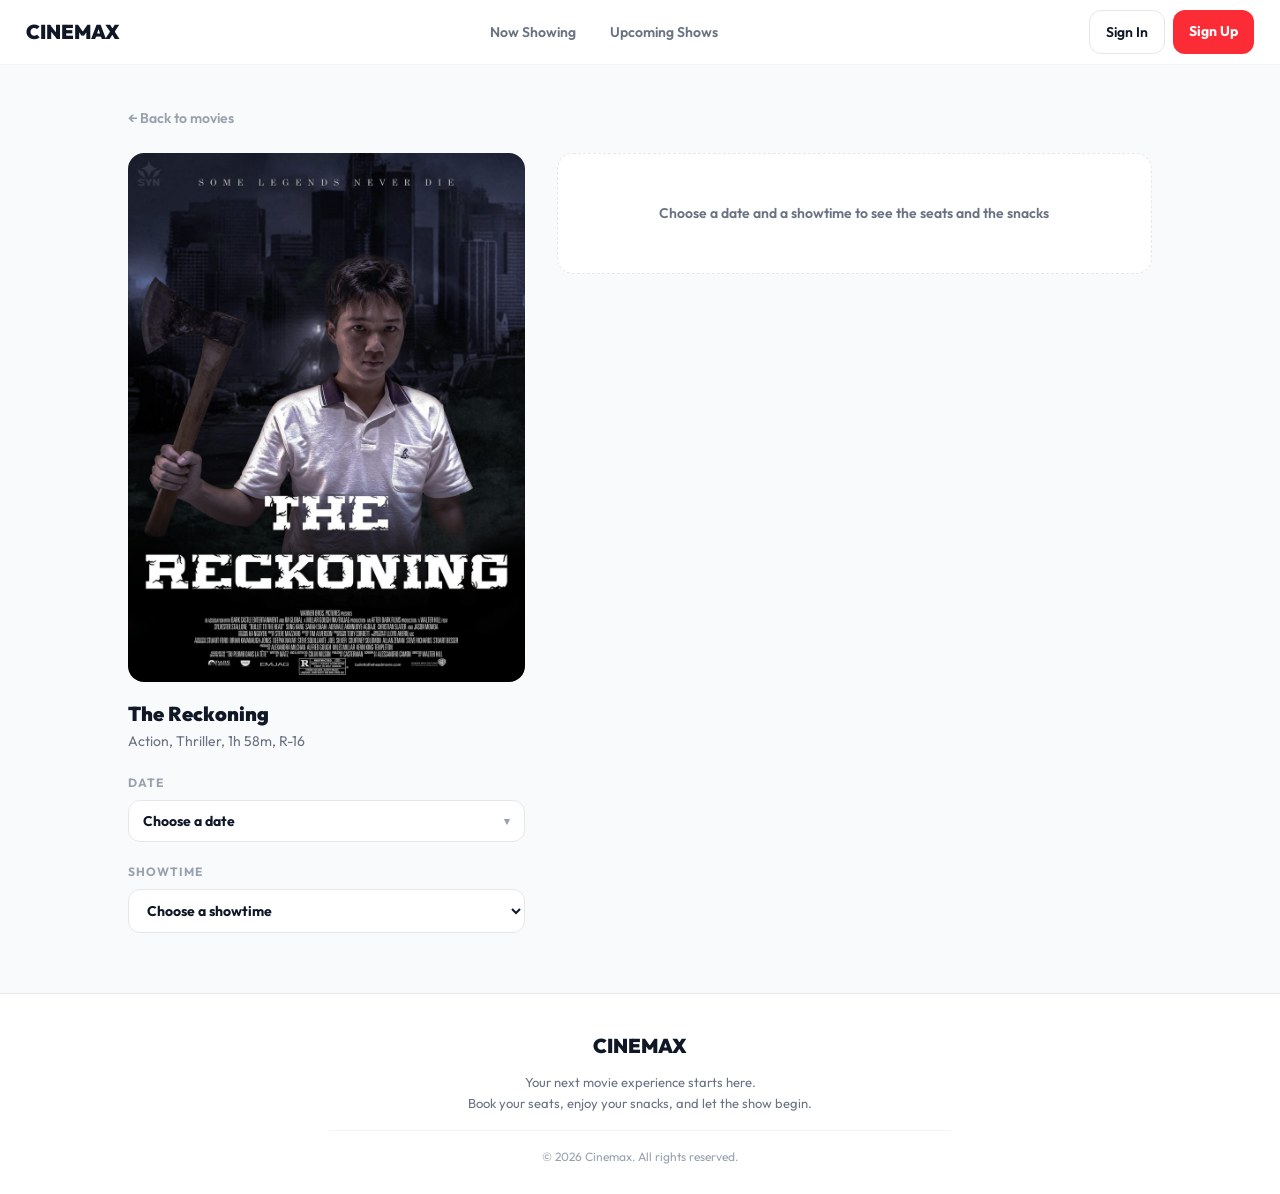
<file: book-the-reckoning.html>
<!DOCTYPE html>
<html lang="en">
<head>
  <meta charset="UTF-8">
  <meta name="viewport" content="width=device-width, initial-scale=1.0">
  <title>The Reckoning - Cinemax</title>
  <link href="https://fonts.googleapis.com/css2?family=Outfit:wght@400;600;700;900&display=swap" rel="stylesheet">

  <style>

    /* Styles that every page of the website uses */

    * {
      box-sizing: border-box;
    }

    body {
      margin: 0;
      background-color: #f9fafb;
      color: #101828;
      font-family: 'Outfit', Arial, sans-serif;
      font-size: 16px;
      line-height: 1.6;
    }

    h1, h2, h3 {
      margin: 0;
      font-weight: 900;
      line-height: 1.2;
    }

    p {
      margin: 0;
    }

    a {
      color: #fb2c36;
    }

    img {
      display: block;
      max-width: 100%;
    }

    /* Buttons */

    .button {
      display: inline-block;
      padding: 10px 16px;
      border: none;
      border-radius: 12px;
      font-family: inherit;
      font-size: 14px;
      font-weight: 700;
      text-align: center;
      text-decoration: none;
      cursor: pointer;
    }

    .button-red {
      background-color: #fb2c36;
      color: #ffffff;
    }

    .button-red:hover {
      background-color: #e7000b;
    }

    .button-outline {
      background-color: #ffffff;
      color: #101828;
      border: 1px solid #e5e7eb;
      font-weight: 600;
    }

    .button-outline:hover {
      background-color: #f9fafb;
    }

    .button-grey {
      background-color: #e5e7eb;
      color: #99a1af;
    }

    .button-wide {
      display: block;
      width: 100%;
    }

    /* Top bar */

    .top-bar {
      background-color: #ffffff;
      border-bottom: 1px solid #f3f4f6;
    }

    .top-bar-inner {
      display: flex;
      align-items: center;
      justify-content: space-between;
      gap: 16px;
      max-width: 1280px;
      width: 96%;
      height: 64px;
      margin: 0 auto;
    }

    .logo {
      color: #101828;
      font-size: 20px;
      font-weight: 900;
      text-decoration: none;
    }

    .menu {
      display: flex;
      gap: 2px;
    }

    .menu a {
      padding: 8px 16px;
      border-radius: 12px;
      color: #6a7282;
      font-size: 14px;
      font-weight: 600;
      text-decoration: none;
    }

    .menu a:hover {
      background-color: #f9fafb;
      color: #101828;
    }

    .auth-buttons {
      display: flex;
      gap: 8px;
    }

    /* Footer */

    .site-footer {
      background-color: #ffffff;
      border-top: 1px solid #e5e7eb;
      padding: 36px 20px 28px 20px;
    }

    .footer-inner {
      max-width: 620px;
      margin: 0 auto;
      text-align: center;
    }

    .footer-inner .logo {
      display: inline-block;
      margin-bottom: 10px;
    }

    .footer-text {
      color: #6a7282;
      font-size: 13px;
    }

    .footer-copyright {
      margin-top: 16px;
      padding-top: 16px;
      border-top: 1px solid #f3f4f6;
      color: #99a1af;
      font-size: 12px;
    }

    @media (max-width: 620px) {
      .top-bar-inner {
        height: auto;
        padding: 12px 0 12px 0;
        flex-wrap: wrap;
        justify-content: center;
      }
    }

    /* Styles used only on this booking page */

    /* Page layout */

    .booking {
      max-width: 1024px;
      width: 92%;
      margin: 0 auto;
      padding: 40px 0 40px 0;
    }

    .back-link {
      display: inline-block;
      color: #99a1af;
      font-size: 14px;
      font-weight: 600;
      text-decoration: none;
      margin-bottom: 24px;
    }

    .booking-layout {
      display: grid;
      grid-template-columns: 2fr 3fr;
      gap: 32px;
      align-items: start;
    }

    .booking-poster {
      width: 100%;
      aspect-ratio: 3 / 4;
      object-fit: cover;
      border-radius: 16px;
      margin-bottom: 20px;
    }

    .booking-block {
      margin-bottom: 20px;
    }

    .film-title {
      font-size: 20px;
    }

    .film-details {
      color: #6a7282;
      font-size: 14px;
      margin-top: 4px;
    }

    /* Hide the real tick boxes */
    .booking input {
      display: none;
    }

    .field-label {
      display: block;
      color: #99a1af;
      font-size: 12px;
      font-weight: 700;
      letter-spacing: 1px;
      text-transform: uppercase;
      margin-bottom: 8px;
    }

    /* Date and showtime dropdowns */

    .dropdown {
      width: 100%;
      padding: 11px 14px;
      background-color: #ffffff;
      border: 1px solid #e5e7eb;
      border-radius: 12px;
      font-family: inherit;
      font-size: 14px;
      font-weight: 700;
      color: #101828;
      cursor: pointer;
    }

    .dropdown:hover {
      border-color: #fb2c36;
    }

    .dropdown:focus {
      outline: none;
      border-color: #fb2c36;
    }

    /* The date box that drops the calendar open */

    .date-field {
      position: relative;
    }

    .date-button {
      display: flex;
      align-items: center;
      justify-content: space-between;
      gap: 10px;
      text-align: left;
    }

    .date-arrow {
      color: #99a1af;
      font-size: 11px;
    }

    /* The calendar, which hangs under the date box while it is open */

    .calendar {
      position: absolute;
      z-index: 5;
      top: calc(100% + 6px);
      left: 0;
      width: 100%;
      min-width: 260px;
      padding: 14px;
      background-color: #ffffff;
      border: 1px solid #e5e7eb;
      border-radius: 16px;
      box-shadow: 0 14px 30px rgba(16, 24, 40, 0.15);
    }

    .calendar-head {
      display: flex;
      align-items: center;
      justify-content: space-between;
      gap: 8px;
      margin-bottom: 12px;
    }

    .calendar-month {
      font-size: 14px;
      font-weight: 900;
    }

    .calendar-nav {
      width: 28px;
      height: 28px;
      padding: 0;
      background-color: #ffffff;
      border: 1px solid #e5e7eb;
      border-radius: 8px;
      font-family: inherit;
      font-size: 15px;
      font-weight: 900;
      line-height: 1;
      color: #101828;
      cursor: pointer;
    }

    .calendar-nav:hover {
      border-color: #fb2c36;
      color: #fb2c36;
    }

    .calendar-nav:disabled {
      color: #e5e7eb;
      border-color: #f3f4f6;
      cursor: default;
    }

    .calendar-grid {
      display: grid;
      grid-template-columns: repeat(7, 1fr);
      gap: 4px;
    }

    .calendar-day-names span {
      padding-bottom: 6px;
      color: #99a1af;
      font-size: 11px;
      font-weight: 700;
      text-align: center;
    }

    .calendar-date {
      padding: 8px 0;
      background-color: #ffffff;
      border: 1px solid transparent;
      border-radius: 8px;
      font-family: inherit;
      font-size: 13px;
      font-weight: 700;
      color: #101828;
      cursor: pointer;
    }

    .calendar-date:hover {
      background-color: #fef2f2;
      border-color: #fb2c36;
    }

    /* Days that have already passed stay grey and dead */
    .calendar-date:disabled {
      background-color: #ffffff;
      border-color: transparent;
      color: #d1d5dc;
      cursor: default;
    }

    .calendar-date-today:enabled {
      color: #4f39f6;
      border-color: #e0e7ff;
    }

    .calendar-date-picked,
    .calendar-date-picked:enabled,
    .calendar-date-picked:hover {
      background-color: #fb2c36;
      border-color: #fb2c36;
      color: #ffffff;
    }

    .calendar-until {
      margin-top: 10px;
      padding-top: 10px;
      border-top: 1px solid #f3f4f6;
      color: #6a7282;
      font-size: 12px;
      font-weight: 600;
      text-align: center;
    }

    .pick-first {
      padding: 48px 20px;
      background-color: #ffffff;
      border: 1px dashed #e5e7eb;
      border-radius: 16px;
      color: #6a7282;
      font-size: 14px;
      font-weight: 600;
      text-align: center;
    }

    /* The seat map */

    .seat-area h3 {
      font-size: 18px;
      margin-bottom: 20px;
    }

    .screen-curve {
      height: 12px;
      margin: 0 24px 0 24px;
      border-radius: 12px 12px 0 0;
      background: linear-gradient(to bottom, rgba(79, 57, 246, 0.35), rgba(79, 57, 246, 0));
    }

    .screen-word {
      color: #99a1af;
      font-size: 12px;
      font-weight: 700;
      letter-spacing: 5px;
      text-align: center;
      margin: 4px 0 24px 0;
    }

    .seat-map {
      overflow-x: auto;
      padding-bottom: 8px;
    }

    .seat-row {
      display: flex;
      width: 340px;
      gap: 4px;
      margin: 0 auto 8px auto;
    }

    .row-letter {
      width: 20px;
      color: #99a1af;
      font-size: 12px;
      font-weight: 900;
      text-align: right;
    }

    .seat {
      cursor: pointer;
    }

    .seat-box {
      display: flex;
      align-items: center;
      justify-content: center;
      width: 28px;
      height: 28px;
      border-radius: 8px 8px 2px 2px;
      background-color: #e0e7ff;
      color: #4f39f6;
      font-size: 9px;
      font-weight: 900;
    }

    .seat input:checked + .seat-box {
      background-color: #fb2c36;
      color: #ffffff;
    }

    .seat-box-sold {
      background-color: #e5e7eb;
      color: #99a1af;
    }

    .seat-key {
      display: flex;
      justify-content: center;
      gap: 20px;
      margin-top: 22px;
      color: #6a7282;
      font-size: 12px;
      font-weight: 600;
    }

    .seat-key div {
      display: flex;
      align-items: center;
      gap: 6px;
    }

    .key-colour {
      width: 14px;
      height: 14px;
      border-radius: 4px;
    }

    .key-free {
      background-color: #e0e7ff;
    }

    .key-picked {
      background-color: #fb2c36;
    }

    .key-sold {
      background-color: #e5e7eb;
    }

    /* The snacks */

    .snacks {
      margin-top: 28px;
      padding-top: 24px;
      border-top: 1px solid #e5e7eb;
    }

    .snacks h3 {
      font-size: 18px;
      margin-bottom: 4px;
    }

    .snacks-note {
      color: #6a7282;
      font-size: 13px;
      margin-bottom: 16px;
    }

    .snack-heading {
      color: #99a1af;
      font-size: 11px;
      font-weight: 700;
      letter-spacing: 2px;
      text-transform: uppercase;
      margin: 16px 0 8px 0;
    }

    .snack-list {
      display: grid;
      grid-template-columns: 1fr 1fr;
      gap: 10px;
    }

    .snack-box {
      display: flex;
      align-items: center;
      justify-content: space-between;
      gap: 10px;
      padding: 11px 14px;
      background-color: #ffffff;
      border: 1px solid #e5e7eb;
      border-radius: 12px;
    }

    .snack-box-picked {
      background-color: #fef2f2;
      border-color: #fb2c36;
    }

    .snack-name {
      display: block;
      font-size: 14px;
      font-weight: 700;
      line-height: 1.25;
    }

    .snack-detail {
      display: block;
      color: #6a7282;
      font-size: 12px;
    }

    .snack-side {
      display: flex;
      flex-direction: column;
      align-items: center;
      gap: 6px;
    }

    .snack-price {
      font-size: 14px;
      font-weight: 900;
    }

    /* The + and - buttons that set how many of a snack to buy */

    .snack-count {
      display: flex;
      align-items: center;
      gap: 4px;
    }

    .snack-step {
      width: 26px;
      height: 26px;
      padding: 0;
      background-color: #ffffff;
      border: 1px solid #e5e7eb;
      border-radius: 8px;
      font-family: inherit;
      font-size: 15px;
      font-weight: 900;
      line-height: 1;
      color: #101828;
      cursor: pointer;
    }

    .snack-step:hover {
      border-color: #fb2c36;
      color: #fb2c36;
    }

    .snack-step:disabled {
      border-color: #f3f4f6;
      color: #e5e7eb;
      cursor: default;
    }

    .snack-quantity {
      min-width: 22px;
      font-size: 14px;
      font-weight: 900;
      text-align: center;
    }

    /* The total at the bottom */

    .order-summary {
      margin-top: 24px;
      padding: 20px;
      background-color: #ffffff;
      border: 1px solid #e5e7eb;
      border-radius: 16px;
    }

    .summary-line {
      display: flex;
      justify-content: space-between;
      font-size: 14px;
      margin-bottom: 4px;
    }

    .summary-name {
      color: #6a7282;
      font-weight: 600;
    }

    .summary-total {
      margin-bottom: 16px;
      padding-bottom: 16px;
      border-bottom: 1px solid #f3f4f6;
    }

    .summary-amount {
      font-size: 24px;
      font-weight: 900;
    }

    .order-summary .button {
      width: 100%;
      padding: 14px;
      font-size: 16px;
      font-weight: 900;
    }

    @media (max-width: 1000px) {
      .booking-layout {
        grid-template-columns: 1fr;
      }

      .booking-poster {
        max-width: 240px;
      }
    }

    @media (max-width: 620px) {
      .snack-list {
        grid-template-columns: 1fr;
      }
    }
  </style>
</head>
<body>

  <!-- Top bar -->
  <header class="top-bar">
    <div class="top-bar-inner">

      <a class="logo" href="index.html">CINEMAX</a>

      <nav class="menu">
        <a href="index.html#now-showing">Now Showing</a>
        <a href="index.html#coming-soon">Upcoming Shows</a>
        <!-- Staff page link, hidden from customers
        <a href="admin.html">Admin</a>
        -->
      </nav>

      <div class="auth-buttons">
        <a class="button button-outline" href="signin.html">Sign In</a>
        <a class="button button-red" href="signup.html">Sign Up</a>
      </div>

    </div>
  </header>

  <main class="booking">

    <a class="back-link" href="index.html">← Back to movies</a>

    <div class="booking-layout">

      <!-- Movie, date and showtime -->
      <div class="booking-left">

        <img class="booking-poster" src="photo/The-Reckoning.jpg" alt="The Reckoning poster">

        <div class="booking-block">
          <h1 class="film-title">The Reckoning</h1>
          <p class="film-details">Action, Thriller, 1h 58m, R-16</p>
        </div>

        <div class="booking-block">
          <span class="field-label" id="date-label">Date</span>

          <div class="date-field" id="date-field">

            <button class="dropdown date-button" type="button" id="date-button"
                    aria-haspopup="true" aria-expanded="false" aria-labelledby="date-label date-button">
              <span id="date-text">Choose a date</span>
              <span class="date-arrow">&#9662;</span>
            </button>

            <div class="calendar" id="calendar" role="group" aria-labelledby="date-label" hidden>

              <div class="calendar-head">
                <button class="calendar-nav" type="button" id="calendar-back" aria-label="Previous month">&#8249;</button>
                <p class="calendar-month" id="calendar-month">Month</p>
                <button class="calendar-nav" type="button" id="calendar-next" aria-label="Next month">&#8250;</button>
              </div>

              <div class="calendar-grid calendar-day-names">
                <span>Sun</span>
                <span>Mon</span>
                <span>Tue</span>
                <span>Wed</span>
                <span>Thu</span>
                <span>Fri</span>
                <span>Sat</span>
              </div>

              <!-- The script fills this in for the month being looked at -->
              <div class="calendar-grid" id="calendar-dates"></div>

              <p class="calendar-until" id="calendar-until"></p>

            </div>

          </div>

          <!-- Holds the date that was picked, the way the old dropdown did -->
          <input type="hidden" id="date" value="">
        </div>

        <div class="booking-block">
          <label class="field-label" for="showtime">Showtime</label>
          <select class="dropdown" id="showtime">
            <option value="">Choose a showtime</option>
            <option value="401">11:30 AM</option>
            <option value="402">2:30 PM</option>
            <option value="403">6:00 PM</option>
            <option value="404">9:30 PM</option>
          </select>
        </div>

      </div>

      <!-- Seats and snacks -->
      <div class="seat-area">

        <p class="pick-first" id="pick-first">
          Choose a date and a showtime to see the seats and the snacks
        </p>

        <div id="seats-and-snacks" hidden>

          <h3>Choose Your Seats</h3>

          <div class="screen-curve"></div>
          <p class="screen-word">SCREEN</p>

          <div class="seat-map">

            <!-- Row A, seats 1 and 2 are sold -->
            <div class="seat-row">
              <span class="row-letter">A</span>
              <span class="seat-box seat-box-sold">1</span>
              <span class="seat-box seat-box-sold">2</span>
              <label class="seat"><input type="checkbox"><span class="seat-box">3</span></label>
              <label class="seat"><input type="checkbox"><span class="seat-box">4</span></label>
              <label class="seat"><input type="checkbox"><span class="seat-box">5</span></label>
              <label class="seat"><input type="checkbox"><span class="seat-box">6</span></label>
              <label class="seat"><input type="checkbox"><span class="seat-box">7</span></label>
              <label class="seat"><input type="checkbox"><span class="seat-box">8</span></label>
              <label class="seat"><input type="checkbox"><span class="seat-box">9</span></label>
              <label class="seat"><input type="checkbox"><span class="seat-box">10</span></label>
            </div>

            <!-- Row B -->
            <div class="seat-row">
              <span class="row-letter">B</span>
              <label class="seat"><input type="checkbox"><span class="seat-box">1</span></label>
              <label class="seat"><input type="checkbox"><span class="seat-box">2</span></label>
              <label class="seat"><input type="checkbox"><span class="seat-box">3</span></label>
              <label class="seat"><input type="checkbox"><span class="seat-box">4</span></label>
              <label class="seat"><input type="checkbox"><span class="seat-box">5</span></label>
              <label class="seat"><input type="checkbox"><span class="seat-box">6</span></label>
              <label class="seat"><input type="checkbox"><span class="seat-box">7</span></label>
              <label class="seat"><input type="checkbox"><span class="seat-box">8</span></label>
              <label class="seat"><input type="checkbox"><span class="seat-box">9</span></label>
              <label class="seat"><input type="checkbox"><span class="seat-box">10</span></label>
            </div>

            <!-- Row C -->
            <div class="seat-row">
              <span class="row-letter">C</span>
              <label class="seat"><input type="checkbox"><span class="seat-box">1</span></label>
              <label class="seat"><input type="checkbox"><span class="seat-box">2</span></label>
              <label class="seat"><input type="checkbox"><span class="seat-box">3</span></label>
              <label class="seat"><input type="checkbox"><span class="seat-box">4</span></label>
              <label class="seat"><input type="checkbox"><span class="seat-box">5</span></label>
              <label class="seat"><input type="checkbox"><span class="seat-box">6</span></label>
              <label class="seat"><input type="checkbox"><span class="seat-box">7</span></label>
              <label class="seat"><input type="checkbox"><span class="seat-box">8</span></label>
              <label class="seat"><input type="checkbox"><span class="seat-box">9</span></label>
              <label class="seat"><input type="checkbox"><span class="seat-box">10</span></label>
            </div>

            <!-- Row D -->
            <div class="seat-row">
              <span class="row-letter">D</span>
              <label class="seat"><input type="checkbox"><span class="seat-box">1</span></label>
              <label class="seat"><input type="checkbox"><span class="seat-box">2</span></label>
              <label class="seat"><input type="checkbox"><span class="seat-box">3</span></label>
              <label class="seat"><input type="checkbox"><span class="seat-box">4</span></label>
              <label class="seat"><input type="checkbox"><span class="seat-box">5</span></label>
              <label class="seat"><input type="checkbox"><span class="seat-box">6</span></label>
              <label class="seat"><input type="checkbox"><span class="seat-box">7</span></label>
              <label class="seat"><input type="checkbox"><span class="seat-box">8</span></label>
              <label class="seat"><input type="checkbox"><span class="seat-box">9</span></label>
              <label class="seat"><input type="checkbox"><span class="seat-box">10</span></label>
            </div>

            <!-- Row E -->
            <div class="seat-row">
              <span class="row-letter">E</span>
              <label class="seat"><input type="checkbox"><span class="seat-box">1</span></label>
              <label class="seat"><input type="checkbox"><span class="seat-box">2</span></label>
              <label class="seat"><input type="checkbox"><span class="seat-box">3</span></label>
              <label class="seat"><input type="checkbox"><span class="seat-box">4</span></label>
              <label class="seat"><input type="checkbox"><span class="seat-box">5</span></label>
              <label class="seat"><input type="checkbox"><span class="seat-box">6</span></label>
              <label class="seat"><input type="checkbox"><span class="seat-box">7</span></label>
              <label class="seat"><input type="checkbox"><span class="seat-box">8</span></label>
              <label class="seat"><input type="checkbox"><span class="seat-box">9</span></label>
              <label class="seat"><input type="checkbox"><span class="seat-box">10</span></label>
            </div>

            <!-- Row F -->
            <div class="seat-row">
              <span class="row-letter">F</span>
              <label class="seat"><input type="checkbox"><span class="seat-box">1</span></label>
              <label class="seat"><input type="checkbox"><span class="seat-box">2</span></label>
              <label class="seat"><input type="checkbox"><span class="seat-box">3</span></label>
              <label class="seat"><input type="checkbox"><span class="seat-box">4</span></label>
              <label class="seat"><input type="checkbox"><span class="seat-box">5</span></label>
              <label class="seat"><input type="checkbox"><span class="seat-box">6</span></label>
              <label class="seat"><input type="checkbox"><span class="seat-box">7</span></label>
              <label class="seat"><input type="checkbox"><span class="seat-box">8</span></label>
              <label class="seat"><input type="checkbox"><span class="seat-box">9</span></label>
              <label class="seat"><input type="checkbox"><span class="seat-box">10</span></label>
            </div>

            <!-- Row G -->
            <div class="seat-row">
              <span class="row-letter">G</span>
              <label class="seat"><input type="checkbox"><span class="seat-box">1</span></label>
              <label class="seat"><input type="checkbox"><span class="seat-box">2</span></label>
              <label class="seat"><input type="checkbox"><span class="seat-box">3</span></label>
              <label class="seat"><input type="checkbox"><span class="seat-box">4</span></label>
              <label class="seat"><input type="checkbox"><span class="seat-box">5</span></label>
              <label class="seat"><input type="checkbox"><span class="seat-box">6</span></label>
              <label class="seat"><input type="checkbox"><span class="seat-box">7</span></label>
              <label class="seat"><input type="checkbox"><span class="seat-box">8</span></label>
              <label class="seat"><input type="checkbox"><span class="seat-box">9</span></label>
              <label class="seat"><input type="checkbox"><span class="seat-box">10</span></label>
            </div>

          </div>

          <div class="seat-key">
            <div><span class="key-colour key-free"></span> Available</div>
            <div><span class="key-colour key-picked"></span> Selected</div>
            <div><span class="key-colour key-sold"></span> Unavailable</div>
          </div>

          <!-- Snacks -->
          <div class="snacks">

            <h3>Pre-order Your Snacks</h3>
            <p class="snacks-note">
              Add food and drinks now and skip the concession line. Show your QR code at the
              counter and staff hand them over. Snacks must be ordered with your ticket, not after.
            </p>

            <p class="snack-heading">Popcorn</p>
            <div class="snack-list">

              <div class="snack">
                <div class="snack-box">
                  <span>
                    <span class="snack-name">Popcorn, Regular</span>
                    <span class="snack-detail">Salted, 64 oz</span>
                  </span>
                  <span class="snack-side">
                    <span class="snack-price">₱120</span>
                    <span class="snack-count">
                      <button class="snack-step snack-less" type="button" data-step="-1" aria-label="One less Popcorn, Regular" disabled>&minus;</button>
                      <span class="snack-quantity">0</span>
                      <button class="snack-step snack-more" type="button" data-step="1" aria-label="One more Popcorn, Regular">+</button>
                    </span>
                  </span>
                </div>
              </div>

              <div class="snack">
                <div class="snack-box">
                  <span>
                    <span class="snack-name">Popcorn, Large</span>
                    <span class="snack-detail">Cheese or Caramel, 85 oz</span>
                  </span>
                  <span class="snack-side">
                    <span class="snack-price">₱160</span>
                    <span class="snack-count">
                      <button class="snack-step snack-less" type="button" data-step="-1" aria-label="One less Popcorn, Large" disabled>&minus;</button>
                      <span class="snack-quantity">0</span>
                      <button class="snack-step snack-more" type="button" data-step="1" aria-label="One more Popcorn, Large">+</button>
                    </span>
                  </span>
                </div>
              </div>

            </div>

            <p class="snack-heading">Drinks</p>
            <div class="snack-list">

              <div class="snack">
                <div class="snack-box">
                  <span>
                    <span class="snack-name">Soda, Regular</span>
                    <span class="snack-detail">16 oz</span>
                  </span>
                  <span class="snack-side">
                    <span class="snack-price">₱70</span>
                    <span class="snack-count">
                      <button class="snack-step snack-less" type="button" data-step="-1" aria-label="One less Soda, Regular" disabled>&minus;</button>
                      <span class="snack-quantity">0</span>
                      <button class="snack-step snack-more" type="button" data-step="1" aria-label="One more Soda, Regular">+</button>
                    </span>
                  </span>
                </div>
              </div>

              <div class="snack">
                <div class="snack-box">
                  <span>
                    <span class="snack-name">Soda, Large</span>
                    <span class="snack-detail">22 oz, free refill</span>
                  </span>
                  <span class="snack-side">
                    <span class="snack-price">₱95</span>
                    <span class="snack-count">
                      <button class="snack-step snack-less" type="button" data-step="-1" aria-label="One less Soda, Large" disabled>&minus;</button>
                      <span class="snack-quantity">0</span>
                      <button class="snack-step snack-more" type="button" data-step="1" aria-label="One more Soda, Large">+</button>
                    </span>
                  </span>
                </div>
              </div>

            </div>

            <p class="snack-heading">Candy</p>
            <div class="snack-list">

              <div class="snack">
                <div class="snack-box">
                  <span>
                    <span class="snack-name">Chocolate Bar</span>
                    <span class="snack-detail">90 g</span>
                  </span>
                  <span class="snack-side">
                    <span class="snack-price">₱60</span>
                    <span class="snack-count">
                      <button class="snack-step snack-less" type="button" data-step="-1" aria-label="One less Chocolate Bar" disabled>&minus;</button>
                      <span class="snack-quantity">0</span>
                      <button class="snack-step snack-more" type="button" data-step="1" aria-label="One more Chocolate Bar">+</button>
                    </span>
                  </span>
                </div>
              </div>

              <div class="snack">
                <div class="snack-box">
                  <span>
                    <span class="snack-name">Gummy Candy</span>
                    <span class="snack-detail">Assorted, 100 g</span>
                  </span>
                  <span class="snack-side">
                    <span class="snack-price">₱55</span>
                    <span class="snack-count">
                      <button class="snack-step snack-less" type="button" data-step="-1" aria-label="One less Gummy Candy" disabled>&minus;</button>
                      <span class="snack-quantity">0</span>
                      <button class="snack-step snack-more" type="button" data-step="1" aria-label="One more Gummy Candy">+</button>
                    </span>
                  </span>
                </div>
              </div>

            </div>

            <p class="snack-heading">Combos</p>
            <div class="snack-list">

              <div class="snack">
                <div class="snack-box">
                  <span>
                    <span class="snack-name">Solo Combo</span>
                    <span class="snack-detail">Regular popcorn and regular soda</span>
                  </span>
                  <span class="snack-side">
                    <span class="snack-price">₱180</span>
                    <span class="snack-count">
                      <button class="snack-step snack-less" type="button" data-step="-1" aria-label="One less Solo Combo" disabled>&minus;</button>
                      <span class="snack-quantity">0</span>
                      <button class="snack-step snack-more" type="button" data-step="1" aria-label="One more Solo Combo">+</button>
                    </span>
                  </span>
                </div>
              </div>

              <div class="snack">
                <div class="snack-box">
                  <span>
                    <span class="snack-name">Barkada Combo</span>
                    <span class="snack-detail">2 large popcorn and 2 large sodas</span>
                  </span>
                  <span class="snack-side">
                    <span class="snack-price">₱480</span>
                    <span class="snack-count">
                      <button class="snack-step snack-less" type="button" data-step="-1" aria-label="One less Barkada Combo" disabled>&minus;</button>
                      <span class="snack-quantity">0</span>
                      <button class="snack-step snack-more" type="button" data-step="1" aria-label="One more Barkada Combo">+</button>
                    </span>
                  </span>
                </div>
              </div>

            </div>

          </div>

          <!-- Total -->
          <div class="order-summary">

            <div class="summary-line">
              <span class="summary-name">Selected seats</span>
              <span id="summary-seats">Tap the seats above</span>
            </div>

            <div class="summary-line">
              <span class="summary-name">Snacks</span>
              <span id="summary-snacks">Tick any items above</span>
            </div>

            <div class="summary-line summary-total">
              <span class="summary-name" id="summary-tickets">1 ticket × ₱250</span>
              <span class="summary-amount" id="summary-amount">₱250</span>
            </div>

            <a class="button button-red" href="signin.html">Confirm Booking</a>

          </div>

        </div>

      </div>

    </div>
  </main>

  <!-- Footer -->
  <footer class="site-footer">
    <div class="footer-inner">

      <a class="logo" href="index.html">CINEMAX</a>

      <p class="footer-text">
        Your next movie experience starts here. <br>
        Book your seats, enjoy your snacks, and let the show begin.
      </p>

      <p class="footer-copyright">© 2026 Cinemax. All rights reserved.</p>

    </div>
  </footer>

  <script>
    (function () {

      // The most of any one snack a booking may hold
      var maxPerSnack = 10;

      var monthNames = ['January', 'February', 'March', 'April', 'May', 'June',
        'July', 'August', 'September', 'October', 'November', 'December'];
      var dayNames = ['Sun', 'Mon', 'Tue', 'Wed', 'Thu', 'Fri', 'Sat'];

      var dateField = document.getElementById('date-field');
      var dateButton = document.getElementById('date-button');
      var dateText = document.getElementById('date-text');
      var dateHolder = document.getElementById('date');

      var calendar = document.getElementById('calendar');
      var calendarDates = document.getElementById('calendar-dates');
      var calendarMonth = document.getElementById('calendar-month');
      var calendarBack = document.getElementById('calendar-back');
      var calendarNext = document.getElementById('calendar-next');
      var calendarUntil = document.getElementById('calendar-until');

      var showtimeSelect = document.getElementById('showtime');
      var pickFirst = document.getElementById('pick-first');
      var seatsAndSnacks = document.getElementById('seats-and-snacks');

      var summarySeats = document.getElementById('summary-seats');
      var summarySnacks = document.getElementById('summary-snacks');
      var summaryTickets = document.getElementById('summary-tickets');
      var summaryAmount = document.getElementById('summary-amount');

      // Read the ticket price once from the page's own starting text, so
      // each movie keeps its own price without repeating it in the script.
      var priceMatch = summaryTickets.textContent.match(/₱([0-9]+)/);
      var ticketPrice = priceMatch ? parseInt(priceMatch[1], 10) : 0;

      // Turns '2026-09-18' into a date the browser can compare
      function readDate(text) {
        var parts = text.split('-');
        return new Date(Number(parts[0]), Number(parts[1]) - 1, Number(parts[2]));
      }

      // Turns a date back into '2026-09-18'
      function dateKey(date) {
        var month = date.getMonth() + 1;
        var day = date.getDate();
        return date.getFullYear() +
          '-' + (month < 10 ? '0' : '') + month +
          '-' + (day < 10 ? '0' : '') + day;
      }

      // Counts a month as one number so two months are easy to compare
      function monthNumber(date) {
        return date.getFullYear() * 12 + date.getMonth();
      }

      // How a picked date reads on the date box, like 'Fri, 18 Sep 2026'
      function readableDate(key) {
        var date = readDate(key);
        return dayNames[date.getDay()] + ', ' + date.getDate() + ' ' +
          monthNames[date.getMonth()].slice(0, 3) + ' ' + date.getFullYear();
      }

      // Today, with the clock part dropped so only the day itself is compared
      var today = new Date();
      today.setHours(0, 0, 0, 0);

      // The last day this movie is showing, the same date the home page gives
      // as its "Until ..." line on the movie's card.
      var lastDay = readDate('2026-10-31');

      var chosenDate = '';
      var viewYear = today.getFullYear();
      var viewMonth = today.getMonth();

      // A day can be booked while it sits between today and the movie's last
      // day. Days are measured against today, so a date that has gone past
      // greys out by itself: on the 17th the 17th can still be booked, and
      // once the date rolls over to the 18th the 17th is dead. Days after the
      // movie stops showing are greyed out the same way.
      function isAvailable(date) {
        return date >= today && date <= lastDay;
      }

      function drawCalendar() {
        calendarMonth.textContent = monthNames[viewMonth] + ' ' + viewYear;
        calendarDates.innerHTML = '';

        // Empty boxes so the 1st lands under the right weekday
        var startsOn = new Date(viewYear, viewMonth, 1).getDay();
        var daysInMonth = new Date(viewYear, viewMonth + 1, 0).getDate();
        var count;

        for (count = 0; count < startsOn; count++) {
          calendarDates.appendChild(document.createElement('span'));
        }

        for (count = 1; count <= daysInMonth; count++) {
          var date = new Date(viewYear, viewMonth, count);
          var key = dateKey(date);
          var box = document.createElement('button');

          box.type = 'button';
          box.className = 'calendar-date';
          box.textContent = count;
          box.setAttribute('data-date', key);

          if (isAvailable(date)) {
            box.title = 'Book ' + count + ' ' + monthNames[viewMonth] + ' ' + viewYear;
          } else {
            box.disabled = true;
            box.title = date < today
              ? 'This date has already passed'
              : 'This movie has stopped showing by then';
          }

          if (key === dateKey(today)) {
            box.className += ' calendar-date-today';
          }

          if (key === chosenDate) {
            box.className += ' calendar-date-picked';
            box.setAttribute('aria-pressed', 'true');
          }

          calendarDates.appendChild(box);
        }

        // Months that are wholly past are of no use to anyone. Going forward
        // has no end: December rolls on into January of the next year.
        calendarBack.disabled = (viewYear * 12 + viewMonth) <= monthNumber(today);
      }

      function moveMonth(step) {
        var moved = viewYear * 12 + viewMonth + step;
        if (moved < monthNumber(today)) {
          return;
        }
        viewYear = Math.floor(moved / 12);
        viewMonth = moved % 12;
        drawCalendar();
      }

      function openCalendar() {
        // Always open on the month of the date being held, or on this month
        var start = chosenDate === '' ? today : readDate(chosenDate);
        viewYear = start.getFullYear();
        viewMonth = start.getMonth();
        drawCalendar();
        calendar.hidden = false;
        dateButton.setAttribute('aria-expanded', 'true');
      }

      function closeCalendar() {
        calendar.hidden = true;
        dateButton.setAttribute('aria-expanded', 'false');
      }

      function showOrHideSeatsAndSnacks() {
        var ready = chosenDate !== '' && showtimeSelect.value !== '';
        pickFirst.hidden = ready;
        seatsAndSnacks.hidden = !ready;
      }

      function updateSummary() {
        // Selected seats
        var chosenSeats = [];
        seatsAndSnacks.querySelectorAll('.seat-map .seat-row').forEach(function (row) {
          var rowLetter = row.querySelector('.row-letter').textContent.trim();
          row.querySelectorAll('.seat input[type="checkbox"]:checked').forEach(function (input) {
            var seatNumber = input.closest('.seat').querySelector('.seat-box').textContent.trim();
            chosenSeats.push(rowLetter + seatNumber);
          });
        });
        summarySeats.textContent = chosenSeats.length ? chosenSeats.join(', ') : 'Tap the seats above';

        // Snacks, counted by how many of each were added
        var chosenSnackNames = [];
        var snackTotal = 0;
        seatsAndSnacks.querySelectorAll('.snack').forEach(function (snack) {
          var howMany = parseInt(snack.querySelector('.snack-quantity').textContent, 10) || 0;
          if (howMany > 0) {
            var name = snack.querySelector('.snack-name').textContent.trim();
            var price = parseInt(snack.querySelector('.snack-price').textContent.replace(/[^0-9]/g, ''), 10) || 0;
            chosenSnackNames.push(name + ' × ' + howMany);
            snackTotal += price * howMany;
          }
        });
        summarySnacks.textContent = chosenSnackNames.length ? chosenSnackNames.join(', ') : 'Use + to add any items above';

        // Ticket count and grand total
        var ticketCount = chosenSeats.length;
        var ticketWord = ticketCount === 1 ? 'ticket' : 'tickets';
        summaryTickets.textContent = ticketCount + ' ' + ticketWord + ' × ₱' + ticketPrice;
        summaryAmount.textContent = '₱' + (ticketCount * ticketPrice + snackTotal).toLocaleString();
      }

      // The date box opens and shuts the calendar
      dateButton.addEventListener('click', function () {
        if (calendar.hidden) {
          openCalendar();
        } else {
          closeCalendar();
        }
      });

      // Picking a day fills the box and shuts the calendar again
      calendarDates.addEventListener('click', function (event) {
        var box = event.target.closest('.calendar-date');
        if (!box || box.disabled) {
          return;
        }
        chosenDate = box.getAttribute('data-date');
        dateHolder.value = chosenDate;
        dateText.textContent = readableDate(chosenDate);
        closeCalendar();
        showOrHideSeatsAndSnacks();
      });

      calendarBack.addEventListener('click', function () {
        moveMonth(-1);
      });

      calendarNext.addEventListener('click', function () {
        moveMonth(1);
      });

      // A click anywhere else, or the Escape key, puts the calendar away
      document.addEventListener('click', function (event) {
        if (!dateField.contains(event.target)) {
          closeCalendar();
        }
      });

      document.addEventListener('keydown', function (event) {
        if (event.key === 'Escape') {
          closeCalendar();
        }
      });

      showtimeSelect.addEventListener('change', showOrHideSeatsAndSnacks);

      // The + and - buttons on the snacks
      seatsAndSnacks.addEventListener('click', function (event) {
        var step = event.target.closest('.snack-step');
        if (!step) {
          return;
        }

        var snack = step.closest('.snack');
        var quantity = snack.querySelector('.snack-quantity');
        var howMany = (parseInt(quantity.textContent, 10) || 0) + Number(step.getAttribute('data-step'));

        if (howMany < 0) {
          howMany = 0;
        }
        if (howMany > maxPerSnack) {
          howMany = maxPerSnack;
        }

        quantity.textContent = howMany;
        snack.querySelector('.snack-less').disabled = howMany === 0;
        snack.querySelector('.snack-more').disabled = howMany === maxPerSnack;

        if (howMany > 0) {
          snack.querySelector('.snack-box').classList.add('snack-box-picked');
        } else {
          snack.querySelector('.snack-box').classList.remove('snack-box-picked');
        }

        updateSummary();
      });

      // The seats
      seatsAndSnacks.addEventListener('change', function (event) {
        if (event.target.matches('input[type="checkbox"]')) {
          updateSummary();
        }
      });

      calendarUntil.textContent = 'Showing until ' + lastDay.getDate() + ' ' +
        monthNames[lastDay.getMonth()] + ' ' + lastDay.getFullYear();

      drawCalendar();
      showOrHideSeatsAndSnacks();
      updateSummary();
    })();
  </script>

</body>
</html>
</file>
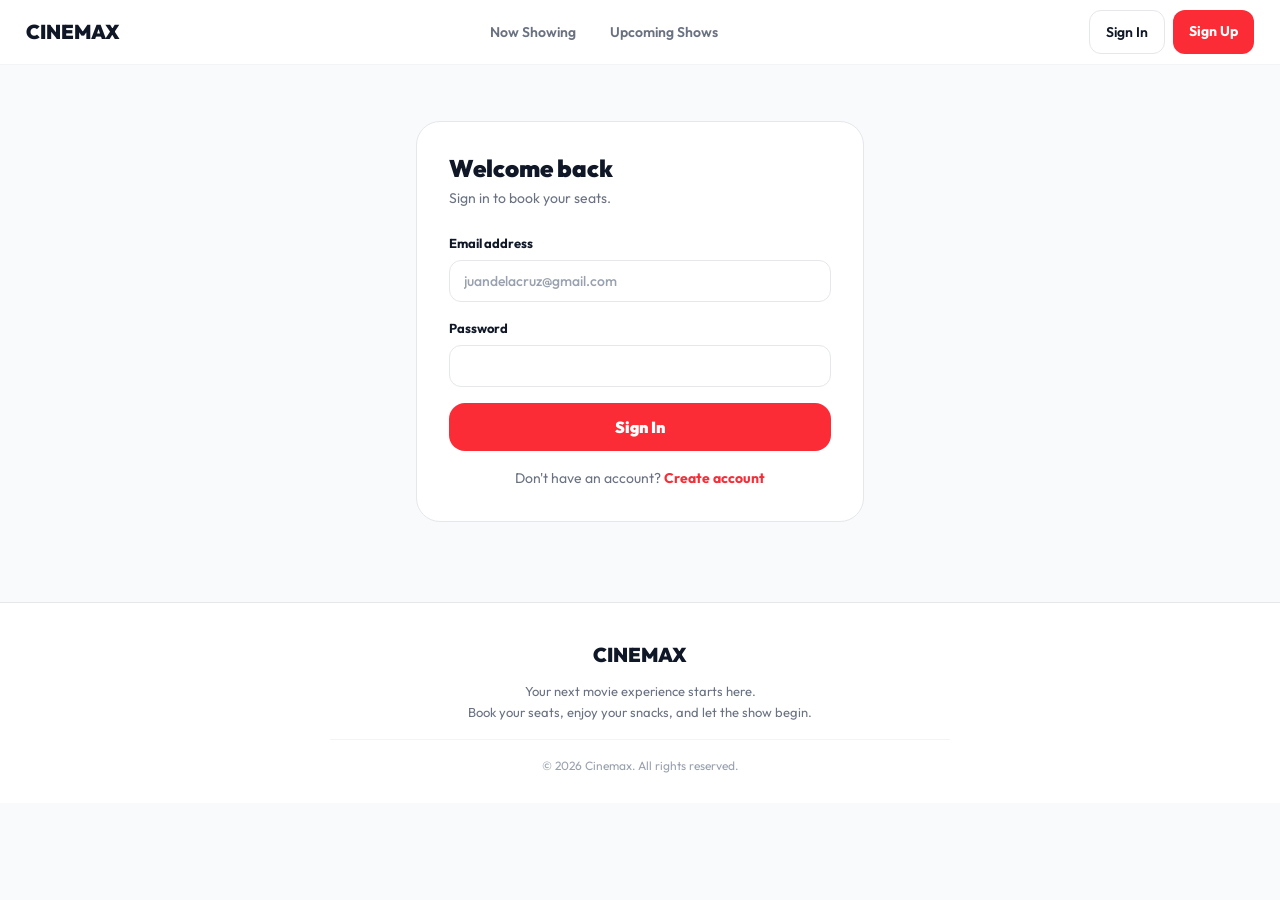
<file: signin.html>
<!DOCTYPE html>
<html lang="en">
<head>
  <meta charset="UTF-8">
  <meta name="viewport" content="width=device-width, initial-scale=1.0">
  <title>Sign In - Cinemax</title>

  <link rel="preconnect" href="https://fonts.googleapis.com">
  <link rel="preconnect" href="https://fonts.gstatic.com" crossorigin>
  <link href="https://fonts.googleapis.com/css2?family=Outfit:wght@400;600;700;900&display=swap" rel="stylesheet">
  <link rel="stylesheet" href="cinemax.css">
</head>
<body>

  <header class="top-bar">
    <div class="top-bar-inner">
      <a class="logo" href="index.html">CINEMAX</a>
      <input class="menu-checkbox" type="checkbox" id="menu-open" aria-label="Menu">
      <label class="menu-toggle" for="menu-open"><span></span></label>
      <div class="bar-nav">
        <nav class="menu">
          <a href="index.html#now-showing">Now Showing</a>
          <a href="index.html#coming-soon">Upcoming Shows</a>
        </nav>
        <div class="auth-buttons">
          <a class="button button-outline" href="signin.html">Sign In</a>
          <a class="button button-red" href="signup.html">Sign Up</a>
        </div>
      </div>
    </div>
  </header>

  <main class="form-page">
    <div class="form-card">

      <h1>Welcome back</h1>
      <p class="form-intro">Sign in to book your seats.</p>

      <p class="form-message form-message-error hidden" id="form-message">
        That email and password do not match an account.
      </p>

      <form id="signin-form" novalidate>

        <div class="form-field">
          <label for="email">Email address</label>
          <input id="email" name="email" type="email"
                 placeholder="juandelacruz@gmail.com"
                 autocomplete="email" required>
        </div>

        <div class="form-field">
          <label for="password">Password</label>
          <input id="password" name="password" type="password"
                 autocomplete="current-password" required>
        </div>

        <button class="button button-red" type="submit" id="submit">Sign In</button>

      </form>

      <p class="form-switch">Don't have an account? <a href="signup.html" id="signup-link">Create account</a></p>

    </div>
  </main>

  <footer class="site-footer">
    <div class="footer-inner">
      <a class="logo" href="index.html">CINEMAX</a>
      <p class="footer-text">
        Your next movie experience starts here. <br>
        Book your seats, enjoy your snacks, and let the show begin.
      </p>
      <p class="footer-copyright">&copy; 2026 Cinemax. All rights reserved.</p>
    </div>
  </footer>

</body>
</html>
</file>
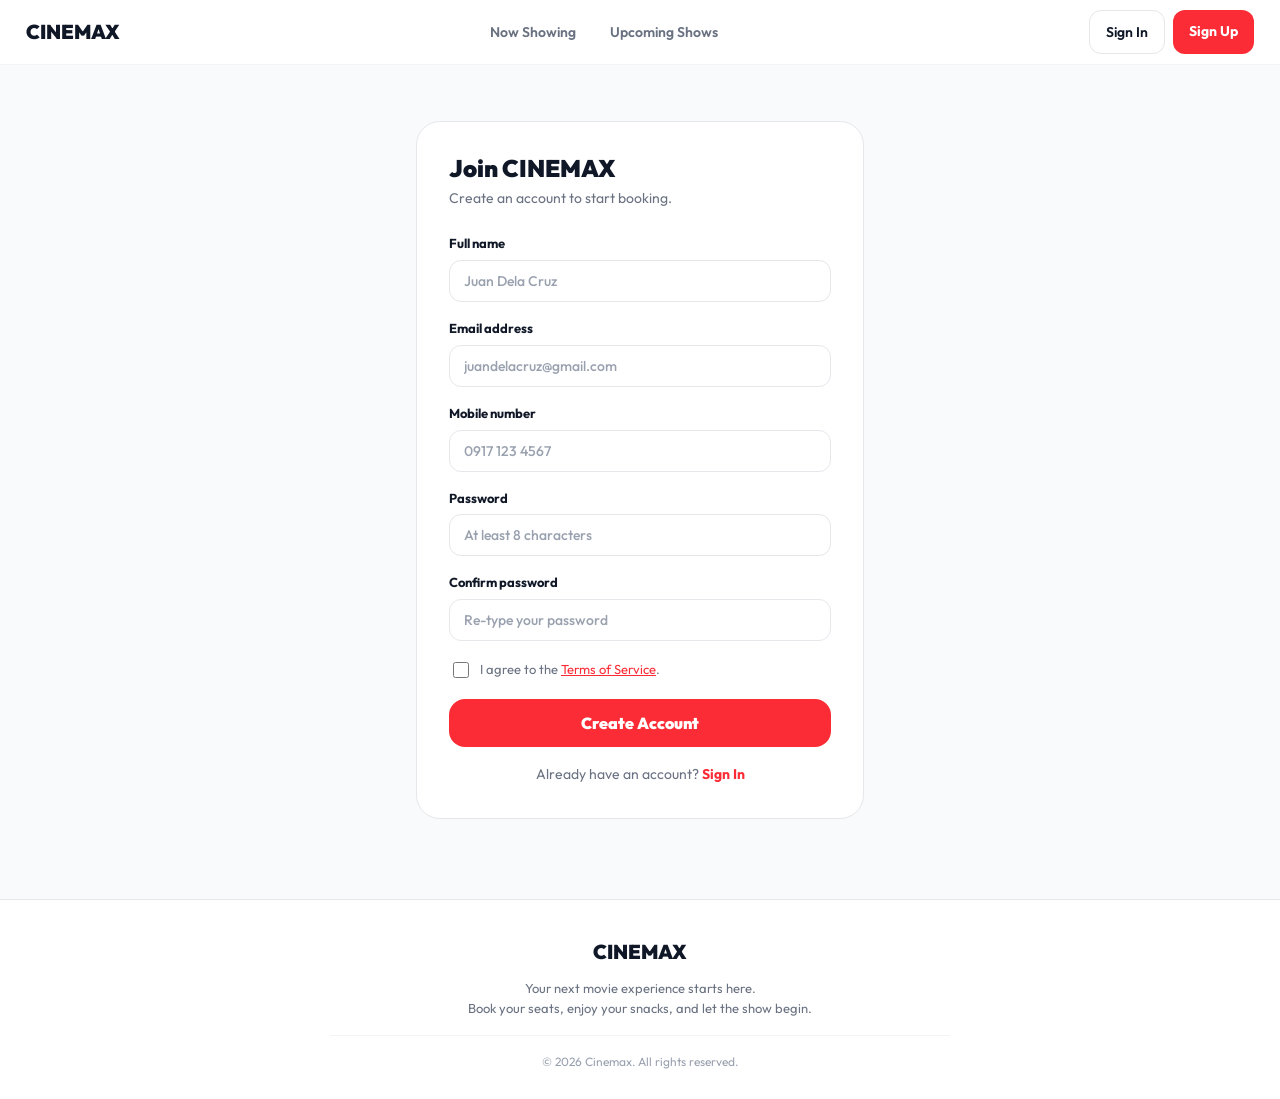
<file: signup.html>
<!DOCTYPE html>
<html lang="en">
<head>
  <meta charset="UTF-8">
  <meta name="viewport" content="width=device-width, initial-scale=1.0">
  <title>Sign Up - Cinemax</title>

  <link rel="preconnect" href="https://fonts.googleapis.com">
  <link rel="preconnect" href="https://fonts.gstatic.com" crossorigin>
  <link href="https://fonts.googleapis.com/css2?family=Outfit:wght@400;600;700;900&display=swap" rel="stylesheet">
  <link rel="stylesheet" href="cinemax.css">
</head>
<body>

  <header class="top-bar">
    <div class="top-bar-inner">
      <a class="logo" href="index.html">CINEMAX</a>
      <input class="menu-checkbox" type="checkbox" id="menu-open" aria-label="Menu">
      <label class="menu-toggle" for="menu-open"><span></span></label>
      <div class="bar-nav">
        <nav class="menu">
          <a href="index.html#now-showing">Now Showing</a>
          <a href="index.html#coming-soon">Upcoming Shows</a>
        </nav>
        <div class="auth-buttons">
          <a class="button button-outline" href="signin.html">Sign In</a>
          <a class="button button-red" href="signup.html">Sign Up</a>
        </div>
      </div>
    </div>
  </header>

  <main class="form-page">
    <div class="form-card">

      <h1>Join CINEMAX</h1>
      <p class="form-intro">Create an account to start booking.</p>

      <p class="form-message hidden" id="form-message"></p>

      <form id="signup-form" novalidate>

        <div class="form-field">
          <label for="fullname">Full name</label>
          <input id="fullname" name="fullname" type="text"
                 placeholder="Juan Dela Cruz" autocomplete="name" required>
        </div>

        <div class="form-field">
          <label for="email">Email address</label>
          <input id="email" name="email" type="email"
                 placeholder="juandelacruz@gmail.com" autocomplete="email" required>
        </div>

        <div class="form-field">
          <label for="mobile">Mobile number</label>
          <input id="mobile" name="mobile" type="tel"
                 placeholder="0917 123 4567" autocomplete="tel">
        </div>

        <div class="form-field">
          <label for="password">Password</label>
          <input id="password" name="password" type="password"
                 placeholder="At least 8 characters" autocomplete="new-password" required>
        </div>

        <div class="form-field">
          <label for="confirm">Confirm password</label>
          <input id="confirm" name="confirm" type="password"
                 placeholder="Re-type your password" autocomplete="new-password" required>
        </div>

        <label class="agree-line">
          <input type="checkbox" id="agree" name="agree" required>
          <span>I agree to the <a href="terms.html">Terms of Service</a>.</span>
        </label>

        <button class="button button-red" type="submit" id="submit">Create Account</button>

      </form>

      <p class="form-switch">Already have an account? <a href="signin.html" id="signin-link">Sign In</a></p>

    </div>
  </main>

  <footer class="site-footer">
    <div class="footer-inner">
      <a class="logo" href="index.html">CINEMAX</a>
      <p class="footer-text">
        Your next movie experience starts here. <br>
        Book your seats, enjoy your snacks, and let the show begin.
      </p>
      <p class="footer-copyright">&copy; 2026 Cinemax. All rights reserved.</p>
    </div>
  </footer>

</body>
</html>
</file>
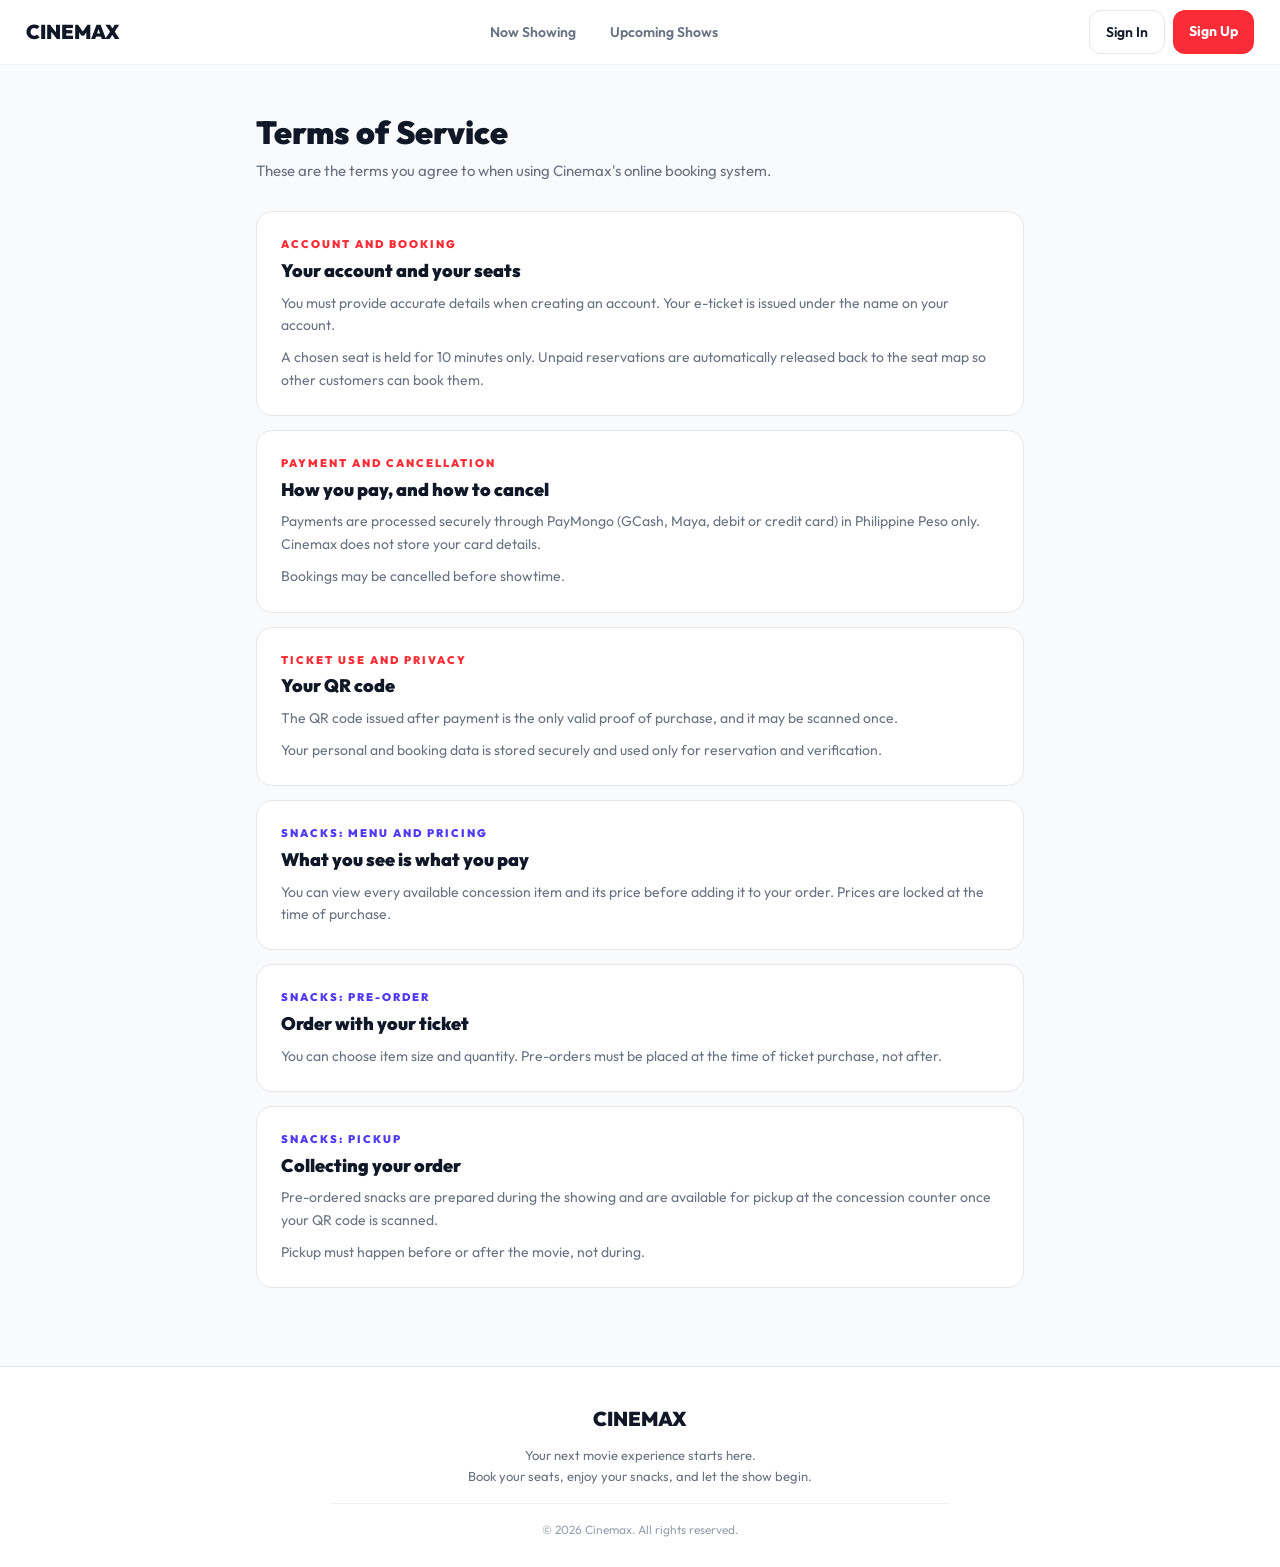
<file: terms.html>
<!DOCTYPE html>
<html lang="en">
<head>
  <meta charset="UTF-8">
  <meta name="viewport" content="width=device-width, initial-scale=1.0">
  <title>Terms of Service - Cinemax</title>

  <link rel="preconnect" href="https://fonts.googleapis.com">
  <link rel="preconnect" href="https://fonts.gstatic.com" crossorigin>
  <link href="https://fonts.googleapis.com/css2?family=Outfit:wght@400;600;700;900&display=swap" rel="stylesheet">
  <link rel="stylesheet" href="cinemax.css">
</head>
<body>

  <header class="top-bar">
    <div class="top-bar-inner">
      <a class="logo" href="index.html">CINEMAX</a>
      <input class="menu-checkbox" type="checkbox" id="menu-open" aria-label="Menu">
      <label class="menu-toggle" for="menu-open"><span></span></label>
      <div class="bar-nav">
        <nav class="menu">
          <a href="index.html#now-showing">Now Showing</a>
          <a href="index.html#coming-soon">Upcoming Shows</a>
        </nav>
        <div class="auth-buttons">
          <a class="button button-outline" href="signin.html">Sign In</a>
          <a class="button button-red" href="signup.html">Sign Up</a>
        </div>
      </div>
    </div>
  </header>

  <main class="terms-page">

    <h1>Terms of Service</h1>
    <p class="terms-intro">These are the terms you agree to when using Cinemax's online booking system.</p>

    <div class="terms-block">
      <span class="terms-kind">Account and Booking</span>
      <h2>Your account and your seats</h2>
      <p>You must provide accurate details when creating an account. Your e-ticket is issued under the name on your account.</p>
      <p>A chosen seat is held for 10 minutes only. Unpaid reservations are automatically released back to the seat map so other customers can book them.</p>
    </div>

    <div class="terms-block">
      <span class="terms-kind">Payment and Cancellation</span>
      <h2>How you pay, and how to cancel</h2>
      <p>Payments are processed securely through PayMongo (GCash, Maya, debit or credit card) in Philippine Peso only. Cinemax does not store your card details.</p>
      <p>Bookings may be cancelled before showtime.</p>
    </div>

    <div class="terms-block">
      <span class="terms-kind">Ticket Use and Privacy</span>
      <h2>Your QR code</h2>
      <p>The QR code issued after payment is the only valid proof of purchase, and it may be scanned once.</p>
      <p>Your personal and booking data is stored securely and used only for reservation and verification.</p>
    </div>

    <div class="terms-block">
      <span class="terms-kind terms-kind-snack">Snacks: Menu and Pricing</span>
      <h2>What you see is what you pay</h2>
      <p>You can view every available concession item and its price before adding it to your order. Prices are locked at the time of purchase.</p>
    </div>

    <div class="terms-block">
      <span class="terms-kind terms-kind-snack">Snacks: Pre-Order</span>
      <h2>Order with your ticket</h2>
      <p>You can choose item size and quantity. Pre-orders must be placed at the time of ticket purchase, not after.</p>
    </div>

    <div class="terms-block">
      <span class="terms-kind terms-kind-snack">Snacks: Pickup</span>
      <h2>Collecting your order</h2>
      <p>Pre-ordered snacks are prepared during the showing and are available for pickup at the concession counter once your QR code is scanned.</p>
      <p>Pickup must happen before or after the movie, not during.</p>
    </div>

  </main>

  <footer class="site-footer">
    <div class="footer-inner">
      <a class="logo" href="index.html">CINEMAX</a>
      <p class="footer-text">
        Your next movie experience starts here. <br>
        Book your seats, enjoy your snacks, and let the show begin.
      </p>
      <p class="footer-copyright">&copy; 2026 Cinemax. All rights reserved.</p>
    </div>
  </footer>

</body>
</html>
</file>
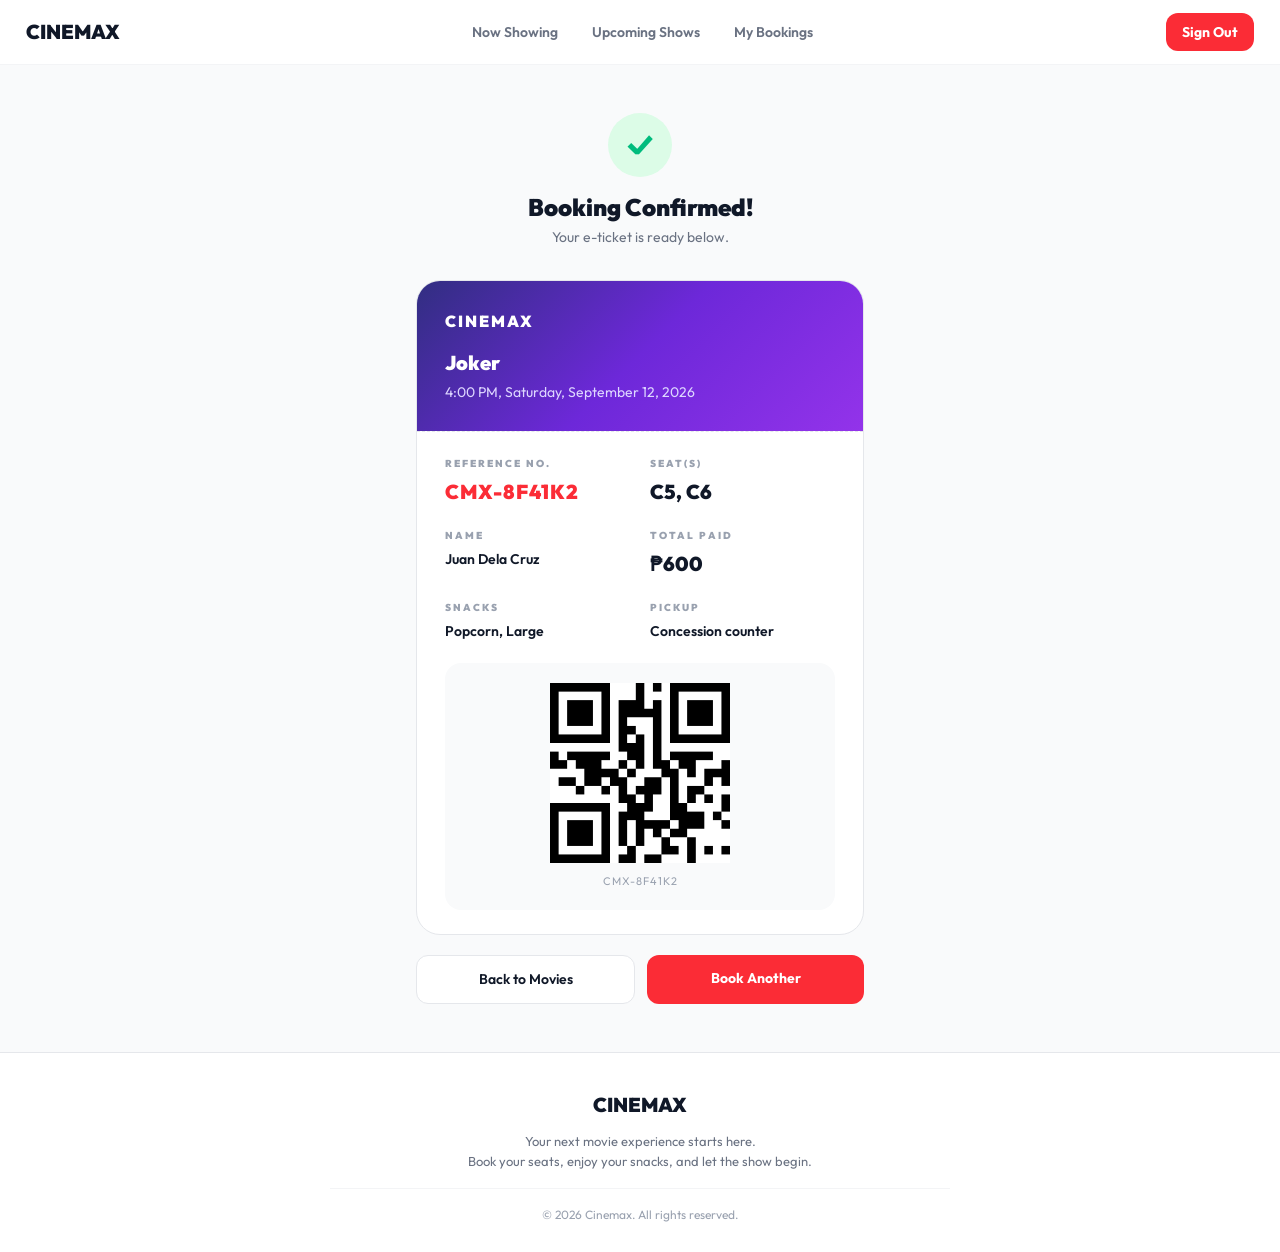
<file: ticket.html>
<!DOCTYPE html>
<html lang="en">
<head>
  <meta charset="UTF-8">
  <meta name="viewport" content="width=device-width, initial-scale=1.0">
  <title>Your E-Ticket - Cinemax</title>

  <link rel="preconnect" href="https://fonts.googleapis.com">
  <link rel="preconnect" href="https://fonts.gstatic.com" crossorigin>
  <link href="https://fonts.googleapis.com/css2?family=Outfit:wght@400;600;700;900&display=swap" rel="stylesheet">
  <link rel="stylesheet" href="cinemax.css">
</head>
<body>

  <header class="top-bar">
    <div class="top-bar-inner">
      <a class="logo" href="index.html">CINEMAX</a>
      <input class="menu-checkbox" type="checkbox" id="menu-open" aria-label="Menu">
      <label class="menu-toggle" for="menu-open"><span></span></label>
      <div class="bar-nav">
        <nav class="menu">
          <a href="index.html#now-showing">Now Showing</a>
          <a href="index.html#coming-soon">Upcoming Shows</a>
          <a href="account.html">My Bookings</a>
        </nav>
        <div class="auth-buttons">
          <button class="button button-red" type="button" id="sign-out">Sign Out</button>
        </div>
      </div>
    </div>
  </header>

  <main class="ticket-page">

    <p class="loading-note hidden" id="loading">Loading your ticket&hellip;</p>

    <div id="ticket-wrap">

      <div class="confirm-box">
        <div class="confirm-tick">&#10003;</div>
        <h1>Booking Confirmed!</h1>
        <p>Your e-ticket is ready below.</p>
      </div>

      <div class="ticket">

        <div class="ticket-header">
          <p class="ticket-brand">CINEMAX</p>
          <h2 id="movie-title">Joker</h2>
          <p class="ticket-when" id="showtime">4:00 PM, Saturday, September 12, 2026</p>
        </div>

        <div class="ticket-tear"></div>

        <div class="ticket-body">

          <div class="ticket-pair">
            <div>
              <p class="ticket-label">Reference No.</p>
              <p class="ticket-value ticket-reference" id="reference">CMX-8F41K2</p>
            </div>
            <div>
              <p class="ticket-label">Seat(s)</p>
              <p class="ticket-value" id="seats">C5, C6</p>
            </div>
          </div>

          <div class="ticket-pair">
            <div>
              <p class="ticket-label">Name</p>
              <p class="ticket-value ticket-value-small" id="customer-name">Juan Dela Cruz</p>
            </div>
            <div>
              <p class="ticket-label">Total Paid</p>
              <p class="ticket-value" id="total">&#8369;600</p>
            </div>
          </div>

          <div class="ticket-pair" id="snack-pair">
            <div>
              <p class="ticket-label">Snacks</p>
              <p class="ticket-value ticket-value-small" id="snacks">Popcorn, Large</p>
            </div>
            <div>
              <p class="ticket-label">Pickup</p>
              <p class="ticket-value ticket-value-small">Concession counter</p>
            </div>
          </div>

          <div class="ticket-qr">
            <img id="qr" src="photo/ticket-qr.png" alt="QR code for booking CMX-8F41K2">
            <p id="qr-caption">CMX-8F41K2</p>
          </div>

        </div>
      </div>

      <p class="form-message form-message-notice hidden" id="used-note">
        This ticket was scanned at the door on 4:02 PM, Saturday, September 12, 2026.
      </p>

      <div class="ticket-actions">
        <a class="button button-outline" href="index.html">Back to Movies</a>
        <a class="button button-red" id="book-another" href="index.html">Book Another</a>
      </div>

    </div>

  </main>

  <footer class="site-footer">
    <div class="footer-inner">
      <a class="logo" href="index.html">CINEMAX</a>
      <p class="footer-text">
        Your next movie experience starts here. <br>
        Book your seats, enjoy your snacks, and let the show begin.
      </p>
      <p class="footer-copyright">&copy; 2026 Cinemax. All rights reserved.</p>
    </div>
  </footer>

</body>
</html>
</file>
<file: cinemax.css>
/* 1. FOUNDATIONS -----------------------------------------------------------*/

* {
  box-sizing: border-box;
}

body {
  margin: 0;
  background-color: #f9fafb;
  color: #101828;
  font-family: 'Outfit', Arial, sans-serif;
  font-size: 16px;
  line-height: 1.6;
}

h1, h2, h3 {
  margin: 0;
  font-weight: 900;
  line-height: 1.2;
}

p {
  margin: 0;
}

a {
  color: #fb2c36;
}

img {
  display: block;
  max-width: 100%;
}

/* 2. BUTTONS ---------------------------------------------------------------*/

.button {
  display: inline-block;
  padding: 10px 16px;
  border: none;
  border-radius: 12px;
  font-family: inherit;
  font-size: 14px;
  font-weight: 700;
  text-align: center;
  text-decoration: none;
  cursor: pointer;
}

.button-red {
  background-color: #fb2c36;
  color: #ffffff;
}
.button-red:hover {
  background-color: #e7000b;
}

.button-outline {
  background-color: #ffffff;
  color: #101828;
  border: 1px solid #e5e7eb;
  font-weight: 600;
}
.button-outline:hover {
  background-color: #f9fafb;
}

.button-grey {
  background-color: #e5e7eb;
  color: #99a1af;
}

.button-wide {
  display: block;
  width: 100%;
}

button.button:disabled {
  opacity: 0.6;
  cursor: not-allowed;
}

/* 3. TOP BAR ---------------------------------------------------------------*/

.top-bar {
  position: sticky;
  top: 0;
  z-index: 10;
  background-color: #ffffff;
  border-bottom: 1px solid #f3f4f6;
}

.top-bar-inner {
  display: flex;
  align-items: center;
  justify-content: space-between;
  gap: 16px;
  max-width: 1280px;
  width: 96%;
  height: 64px;
  margin: 0 auto;
}

.logo {
  color: #101828;
  font-size: 20px;
  font-weight: 900;
  text-decoration: none;
}

.menu {
  display: flex;
  gap: 2px;
}

.menu a {
  padding: 8px 16px;
  border-radius: 12px;
  color: #6a7282;
  font-size: 14px;
  font-weight: 600;
  text-decoration: none;
}
.menu a:hover {
  background-color: #f9fafb;
  color: #101828;
}

.menu a.current {
  background-color: #fef2f2;
  color: #fb2c36;
}

.auth-buttons {
  display: flex;
  gap: 8px;
}

@media (max-width: 620px) {
  .top-bar-inner {
    width: 94%;
    height: 58px;
    gap: 4px;
  }

  .logo {
    font-size: 15px;
  }

  .menu a {
    padding: 6px 5px;
    font-size: 12px;
  }

  .auth-buttons .button {
    padding: 8px 12px;
    font-size: 13px;
  }

  .menu a,
  .auth-buttons .button {
    white-space: nowrap;
  }
}

@media (max-width: 380px) {
  .logo {
    font-size: 14px;
  }

  .menu a {
    padding: 6px 2px;
    font-size: 11px;
  }

  .auth-buttons .button {
    padding: 7px 10px;
    font-size: 12px;
  }
}

/* 4. MOBILE DRAWER ---------------------------------------------------------*/

/* The bar collapses behind a hamburger below 760px. No script: the toggle is
   a <label> tied to a hidden checkbox that sits just before .bar-nav, so
   ".menu-checkbox:checked ~ .bar-nav" opens the panel. */

.menu-checkbox {
  display: none;
}

/* display: contents makes .bar-nav itself vanish from the layout, so the nav
   and the buttons inside it sit in the bar's own flex row. Below 760px it
   becomes a real box again and turns into the drawer. */
.bar-nav {
  display: contents;
}

.menu-toggle {
  display: none;
  align-items: center;
  justify-content: center;
  width: 44px;
  height: 44px;
  padding: 0;
  border: 1px solid #e5e7eb;
  border-radius: 12px;
  background-color: #ffffff;
  cursor: pointer;
}
.menu-toggle:hover {
  border-color: #fb2c36;
}

.menu-toggle span {
  position: relative;
  display: block;
  width: 18px;
  height: 2px;
  border-radius: 2px;
  background-color: #101828;
  transition: transform 0.18s ease, opacity 0.18s ease;
}

.menu-toggle span::before,
.menu-toggle span::after {
  content: "";
  position: absolute;
  left: 0;
  width: 18px;
  height: 2px;
  border-radius: 2px;
  background-color: #101828;
  transition: transform 0.18s ease;
}

.menu-toggle span::before {
  transform: translateY(-6px);
}
.menu-toggle span::after {
  transform: translateY(6px);
}

/* Open: the middle bar goes transparent and the outer two cross into an X. */
.menu-checkbox:checked ~ .menu-toggle span {
  background-color: transparent;
}
.menu-checkbox:checked ~ .menu-toggle span::before {
  transform: rotate(45deg);
}
.menu-checkbox:checked ~ .menu-toggle span::after {
  transform: rotate(-45deg);
}

@media (prefers-reduced-motion: reduce) {
  .menu-toggle span,
  .menu-toggle span::before,
  .menu-toggle span::after {
    transition: none;
  }
}

@media (max-width: 760px) {
  .menu-toggle {
    display: inline-flex;
  }

  /* .top-bar is position: sticky, so it is already a positioning parent and
     the drawer drops directly beneath it. */
  .bar-nav {
    position: absolute;
    top: 100%;
    left: 0;
    right: 0;
    z-index: 20;
    display: none;
    flex-direction: column;
    gap: 4px;
    padding: 12px;
    background-color: #ffffff;
    border-bottom: 1px solid #e5e7eb;
    box-shadow: 0 12px 24px rgba(16, 24, 40, 0.08);
  }

  .menu-checkbox:checked ~ .bar-nav {
    display: flex;
  }

  .bar-nav .menu {
    flex-direction: column;
    gap: 2px;
  }

  .bar-nav .menu a {
    padding: 12px 14px;
    font-size: 15px;
  }

  .bar-nav .auth-buttons {
    flex-direction: column;
    gap: 8px;
    margin-top: 4px;
    padding-top: 12px;
    border-top: 1px solid #f3f4f6;
  }

  .bar-nav .auth-buttons .button {
    width: 100%;
    padding: 12px;
    font-size: 15px;
    line-height: 24px;
    text-align: center;
  }

  /* A staff page has no nav links, so there is nothing to collapse: hide the
     hamburger and leave Sign Out in the bar where it already fits. */
  .top-bar-inner:has(.menu:empty) .menu-toggle {
    display: none;
  }
  .top-bar-inner:has(.menu:empty) .bar-nav {
    display: contents;
  }
}

/* 5. FOOTER ----------------------------------------------------------------*/

.site-footer {
  background-color: #ffffff;
  border-top: 1px solid #e5e7eb;
  padding: 36px 20px 28px 20px;
}

.footer-inner {
  max-width: 620px;
  margin: 0 auto;
  text-align: center;
}

.footer-inner .logo {
  display: inline-block;
  margin-bottom: 10px;
}

.footer-text {
  color: #6a7282;
  font-size: 13px;
}

.footer-copyright {
  margin-top: 16px;
  padding-top: 16px;
  border-top: 1px solid #f3f4f6;
  color: #99a1af;
  font-size: 12px;
}

/* 6. HOME PAGE -------------------------------------------------------------*/

.section {
  max-width: 1280px;
  width: 92%;
  margin: 0 auto;
  padding: 44px 0 44px 0;
}

.section-title-row {
  display: flex;
  align-items: baseline;
  gap: 12px;
  margin-bottom: 6px;
}

.section-title {
  font-size: 24px;
}

.film-count {
  color: #fb2c36;
  font-size: 14px;
  font-weight: 700;
}
.film-count-soon {
  color: #4f39f6;
}

.section-note {
  color: #6a7282;
  font-size: 14px;
  margin-bottom: 28px;
}

.movie-grid {
  display: grid;
  grid-template-columns: 1fr 1fr 1fr 1fr;
  gap: 20px;
}

.movie-card {
  display: flex;
  flex-direction: column;
  background-color: #ffffff;
  border: 1px solid #f3f4f6;
  border-radius: 16px;
  overflow: hidden;
}

.movie-poster {
  position: relative;
  aspect-ratio: 3 / 4;
  background-color: #e5e7eb;
}

.movie-poster img {
  width: 100%;
  height: 100%;
  object-fit: cover;
}

.tag-rated {
  position: absolute;
  right: 10px;
  bottom: 12px;
  padding: 2px 10px;
  border-radius: 999px;
  background-color: rgba(0, 0, 0, 0.55);
  color: #ffffff;
  font-size: 12px;
  font-weight: 700;
}

.tag-status {
  position: absolute;
  right: 10px;
  top: 10px;
  padding: 2px 10px;
  border-radius: 999px;
  color: #ffffff;
  font-size: 12px;
  font-weight: 700;
}
.tag-showing {
  background-color: #00bc7d;
}
.tag-soon {
  background-color: #4f39f6;
}

.movie-info {
  display: flex;
  flex-direction: column;
  flex: 1;
  padding: 16px;
}

.movie-title {
  font-size: 15px;
  line-height: 1.3;
  margin-bottom: 6px;
}

.movie-genre {
  color: #6a7282;
  font-size: 12px;
  margin-bottom: 4px;
}

.movie-last-day {
  color: #00bc7d;
  font-size: 12px;
  font-weight: 600;
  margin-bottom: 8px;
}

.movie-price {
  font-size: 16px;
  font-weight: 900;
  margin-bottom: 12px;
}

.movie-info .button {
  margin-top: auto;
}

@media (max-width: 1000px) {
  .movie-grid {
    grid-template-columns: 1fr 1fr 1fr;
  }
}

@media (max-width: 700px) {
  .movie-grid {
    grid-template-columns: 1fr 1fr;
  }
}

/* 7. BOOKING PAGE ----------------------------------------------------------*/

.booking {
  max-width: 1024px;
  width: 92%;
  margin: 0 auto;
  padding: 40px 0 40px 0;
}

.back-link {
  display: inline-block;
  color: #99a1af;
  font-size: 14px;
  font-weight: 600;
  text-decoration: none;
  margin-bottom: 24px;
}

.booking-layout {
  display: grid;
  grid-template-columns: 2fr 3fr;
  gap: 32px;
  align-items: start;
}

.booking-poster {
  width: 100%;
  height: auto;
  aspect-ratio: 3 / 4;
  object-fit: cover;
  border-radius: 16px;
  margin-bottom: 20px;
}

.booking-block {
  margin-bottom: 20px;
}

.film-title {
  font-size: 20px;
}

.film-details {
  color: #6a7282;
  font-size: 14px;
  margin-top: 4px;
}

.booking input {
  display: none;
}

.field-label {
  display: block;
  color: #99a1af;
  font-size: 12px;
  font-weight: 700;
  letter-spacing: 1px;
  text-transform: uppercase;
  margin-bottom: 8px;
}

.dropdown {
  width: 100%;
  padding: 11px 14px;
  background-color: #ffffff;
  border: 1px solid #e5e7eb;
  border-radius: 12px;
  font-family: inherit;
  font-size: 14px;
  font-weight: 700;
  color: #101828;
  cursor: pointer;
}
.dropdown:hover {
  border-color: #fb2c36;
}

.dropdown:focus {
  outline: none;
  border-color: #fb2c36;
}

.pick-first {
  padding: 48px 20px;
  background-color: #ffffff;
  border: 1px dashed #e5e7eb;
  border-radius: 16px;
  color: #6a7282;
  font-size: 14px;
  font-weight: 600;
  text-align: center;
}

.seat-area h3 {
  font-size: 18px;
  margin-bottom: 20px;
}

.screen-curve {
  height: 12px;
  margin: 0 24px 0 24px;
  border-radius: 12px 12px 0 0;
  background: linear-gradient(to bottom, rgba(79, 57, 246, 0.35), rgba(79, 57, 246, 0));
}

.screen-word {
  color: #99a1af;
  font-size: 12px;
  font-weight: 700;
  letter-spacing: 5px;
  text-align: center;
  margin: 4px 0 24px 0;
}

.seat-map {
  overflow-x: auto;
  padding-bottom: 8px;
}

.seat-row {
  display: flex;
  width: 340px;
  gap: 4px;
  margin: 0 auto 8px auto;
}

.row-letter {
  width: 20px;
  color: #99a1af;
  font-size: 12px;
  font-weight: 900;
  text-align: right;
}

.seat {
  cursor: pointer;
}

.seat-box {
  display: flex;
  align-items: center;
  justify-content: center;
  width: 28px;
  height: 28px;
  border-radius: 8px 8px 2px 2px;
  background-color: #e0e7ff;
  color: #4f39f6;
  font-size: 9px;
  font-weight: 900;
}

.seat input:checked + .seat-box {
  background-color: #fb2c36;
  color: #ffffff;
}

/* Choosing a date and a showtime is what reveals the seats and the snacks.
   option:checked matches whichever option a <select> is currently showing,
   and :has() lets the block above react to it — so this works with no script.
   "Choose a showtime" carries value="" and therefore does not count. */
#seats-and-snacks {
  display: none;
}

#booking-layout:has(#date option:not([value=""]):checked):has(#showtime option:not([value=""]):checked) #seats-and-snacks {
  display: block;
}

#booking-layout:has(#date option:not([value=""]):checked):has(#showtime option:not([value=""]):checked) .pick-first {
  display: none;
}

/* Which seats are already sold depends on the showtime, so each one lists its
   own. Switching showtime really does change which seats are grey. */
#booking-layout:has(#showtime option[value="101"]:checked) :is(.s-A4, .s-B5, .s-B6, .s-D3, .s-E8) .seat-box,
#booking-layout:has(#showtime option[value="102"]:checked) :is(.s-C1, .s-C2, .s-C3, .s-D6, .s-D7, .s-E1, .s-E2, .s-F9) .seat-box,
#booking-layout:has(#showtime option[value="103"]:checked) :is(.s-A1, .s-A2, .s-A3, .s-A5, .s-B1, .s-B2, .s-B7, .s-B8, .s-C4, .s-C5, .s-C6, .s-D2, .s-D4, .s-D5, .s-E3, .s-E4, .s-F1, .s-F2, .s-G1, .s-G2) .seat-box,
#booking-layout:has(#showtime option[value="104"]:checked) .seat .seat-box,
#booking-layout:has(#showtime option[value="105"]:checked) :is(.s-A1, .s-A2, .s-G9, .s-G10) .seat-box,
#booking-layout:has(#showtime option[value="106"]:checked) :is(.s-B3, .s-B4, .s-C7, .s-C8, .s-D1, .s-E5) .seat-box {
  background-color: #e5e7eb;
  color: #99a1af;
}

/* pointer-events is what makes a sold seat unclickable. A <label> with no
   pointer events never passes the click on to its hidden checkbox, so the
   seat cannot be picked. */
#booking-layout:has(#showtime option[value="101"]:checked) :is(.s-A4, .s-B5, .s-B6, .s-D3, .s-E8),
#booking-layout:has(#showtime option[value="102"]:checked) :is(.s-C1, .s-C2, .s-C3, .s-D6, .s-D7, .s-E1, .s-E2, .s-F9),
#booking-layout:has(#showtime option[value="103"]:checked) :is(.s-A1, .s-A2, .s-A3, .s-A5, .s-B1, .s-B2, .s-B7, .s-B8, .s-C4, .s-C5, .s-C6, .s-D2, .s-D4, .s-D5, .s-E3, .s-E4, .s-F1, .s-F2, .s-G1, .s-G2),
#booking-layout:has(#showtime option[value="104"]:checked) .seat,
#booking-layout:has(#showtime option[value="105"]:checked) :is(.s-A1, .s-A2, .s-G9, .s-G10),
#booking-layout:has(#showtime option[value="106"]:checked) :is(.s-B3, .s-B4, .s-C7, .s-C8, .s-D1, .s-E5) {
  pointer-events: none;
}

.snacks {
  margin-top: 28px;
  padding-top: 24px;
  border-top: 1px solid #e5e7eb;
}
.snacks h3 {
  font-size: 18px;
  margin-bottom: 4px;
}

.snacks-note {
  color: #6a7282;
  font-size: 13px;
  margin-bottom: 16px;
}

.snack-heading {
  color: #99a1af;
  font-size: 11px;
  font-weight: 700;
  letter-spacing: 2px;
  text-transform: uppercase;
  margin: 16px 0 8px 0;
}

.snack-list {
  display: grid;
  grid-template-columns: 1fr 1fr;
  gap: 10px;
}

.snack {
  cursor: pointer;
}

.snack-box {
  display: flex;
  align-items: center;
  justify-content: space-between;
  gap: 10px;
  padding: 11px 14px;
  background-color: #ffffff;
  border: 1px solid #e5e7eb;
  border-radius: 12px;
}
.snack-box:hover {
  border-color: #fb2c36;
}

.snack input:checked + .snack-box {
  background-color: #fef2f2;
  border-color: #fb2c36;
}

.snack-name {
  display: block;
  font-size: 14px;
  font-weight: 700;
  line-height: 1.25;
}

.snack-price {
  font-size: 14px;
  font-weight: 900;
}

.order-summary {
  margin-top: 24px;
  padding: 20px;
  background-color: #ffffff;
  border: 1px solid #e5e7eb;
  border-radius: 16px;
}

.summary-line {
  display: flex;
  justify-content: space-between;
  gap: 16px;
  font-size: 14px;
  margin-bottom: 6px;
}

.summary-name {
  color: #6a7282;
  font-weight: 600;
}

.summary-value {
  text-align: right;
}

.summary-total {
  margin-bottom: 16px;
  padding-bottom: 16px;
  border-bottom: 1px solid #f3f4f6;
}

.summary-amount {
  font-size: 24px;
  font-weight: 900;
}

.order-summary .button {
  width: 100%;
  padding: 14px;
  font-size: 16px;
  font-weight: 900;
}

@media (max-width: 1000px) {
  .booking-layout {
    grid-template-columns: 1fr;
  }

  .booking-poster {
    max-width: 240px;
    margin-left: auto;
    margin-right: auto;
  }
}

@media (max-width: 620px) {
  .snack-list {
    grid-template-columns: 1fr;
  }
}

/* 8. FORMS -----------------------------------------------------------------*/

.form-page {
  padding: 56px 20px 80px 20px;
}

.form-card {
  max-width: 448px;
  margin: 0 auto;
  padding: 32px;
  background-color: #ffffff;
  border: 1px solid #e5e7eb;
  border-radius: 24px;
}

.form-card h1 {
  font-size: 24px;
  margin-bottom: 4px;
}

.form-intro {
  color: #6a7282;
  font-size: 14px;
  margin-bottom: 24px;
}

.form-field {
  margin-bottom: 16px;
}

.form-field label {
  display: block;
  font-size: 13px;
  font-weight: 700;
  margin-bottom: 6px;
}

.form-field input,
.form-field select {
  width: 100%;
  padding: 11px 14px;
  background-color: #ffffff;
  border: 1px solid #e5e7eb;
  border-radius: 12px;
  font-family: inherit;
  font-size: 14px;
  font-weight: 600;
  color: #101828;
}

.form-field input::placeholder {
  color: #99a1af;
  font-weight: 500;
}

.form-field input:focus,
.form-field select:focus {
  outline: none;
  border-color: #fb2c36;
}

.agree-line {
  display: flex;
  align-items: flex-start;
  gap: 8px;
  color: #6a7282;
  font-size: 13px;
  margin: 18px 0 18px 0;
}

.agree-line input {
  width: 16px;
  height: 16px;
  margin-top: 3px;
  accent-color: #fb2c36;
}

.form-card .button {
  width: 100%;
  padding: 14px;
  font-size: 16px;
  font-weight: 900;
  border-radius: 16px;
}

.form-switch {
  text-align: center;
  color: #6a7282;
  font-size: 14px;
  margin-top: 16px;
}

.form-switch a {
  font-weight: 700;
  text-decoration: none;
}

/* 9. E-TICKET --------------------------------------------------------------*/

.ticket-page {
  max-width: 448px;
  width: 92%;
  margin: 0 auto;
  padding: 48px 0 48px 0;
}

.confirm-box {
  text-align: center;
  margin-bottom: 32px;
}

.confirm-tick {
  display: flex;
  align-items: center;
  justify-content: center;
  width: 64px;
  height: 64px;
  margin: 0 auto 16px auto;
  border-radius: 50%;
  background-color: #dcfce7;
  color: #00bc7d;
  font-size: 30px;
  font-weight: 900;
}

.confirm-box h1 {
  font-size: 24px;
}

.confirm-box p {
  color: #6a7282;
  font-size: 14px;
  margin-top: 4px;
}

.ticket {
  background-color: #ffffff;
  border: 1px solid #e5e7eb;
  border-radius: 24px;
  overflow: hidden;
}

.ticket-header {
  padding: 28px;
  color: #ffffff;
  background: linear-gradient(135deg, #312e81, #6d28d9, #9333ea);
}

.ticket-brand {
  font-size: 16px;
  font-weight: 900;
  letter-spacing: 2px;
  margin-bottom: 16px;
}

.ticket-header h2 {
  font-size: 20px;
}

.ticket-when {
  color: #ddd6ff;
  font-size: 14px;
  margin-top: 6px;
}

.ticket-tear {
  border-top: 1px dashed #e5e7eb;
}

.ticket-body {
  padding: 24px 28px;
}

.ticket-pair {
  display: grid;
  grid-template-columns: 1fr 1fr;
  gap: 20px;
  margin-bottom: 20px;
}

.ticket-label {
  color: #99a1af;
  font-size: 10px;
  font-weight: 900;
  letter-spacing: 2px;
  text-transform: uppercase;
}

.ticket-value {
  font-size: 20px;
  font-weight: 900;
  margin-top: 4px;
}

.ticket-reference {
  color: #fb2c36;
  letter-spacing: 1px;
}

.ticket-value-small {
  font-size: 14px;
  font-weight: 600;
}

.ticket-qr {
  padding: 20px;
  background-color: #f9fafb;
  border-radius: 16px;
  text-align: center;
}

.ticket-qr img {
  width: 180px;
  height: 180px;
  margin: 0 auto 10px auto;
}

.ticket-qr p {
  color: #99a1af;
  font-size: 11px;
  letter-spacing: 1px;
}

.ticket-actions {
  display: flex;
  gap: 12px;
  margin-top: 20px;
}

.ticket-actions .button {
  flex: 1;
  padding: 12px;
}

@media (max-width: 620px) {
  .ticket-actions {
    flex-direction: column;
  }
}

/* 10. TERMS ----------------------------------------------------------------*/

.terms-page {
  max-width: 768px;
  width: 92%;
  margin: 0 auto;
  padding: 48px 0 64px 0;
}

.terms-page h1 {
  font-size: 32px;
  margin-bottom: 8px;
}

.terms-intro {
  color: #6a7282;
  font-size: 15px;
  margin-bottom: 28px;
}

.terms-block {
  padding: 24px 24px 14px 24px;
  background-color: #ffffff;
  border: 1px solid #e5e7eb;
  border-radius: 16px;
  margin-bottom: 14px;
}

.terms-kind {
  display: block;
  color: #fb2c36;
  font-size: 11px;
  font-weight: 900;
  letter-spacing: 2px;
  text-transform: uppercase;
  margin-bottom: 6px;
}

.terms-kind-snack {
  color: #4f39f6;
}

.terms-block h2 {
  font-size: 18px;
  margin-bottom: 10px;
}

.terms-block p {
  color: #6a7282;
  font-size: 14px;
  margin-bottom: 10px;
}

/* 11. STAFF PAGES ----------------------------------------------------------*/

.admin-page {
  max-width: 900px;
  width: 92%;
  margin: 0 auto;
  padding: 40px 0 64px 0;
}

.admin-page h1 {
  font-size: 32px;
  margin-bottom: 6px;
}

.admin-intro {
  color: #6a7282;
  font-size: 15px;
  margin-bottom: 20px;
}

.admin-menu {
  display: flex;
  align-items: center;
  flex-wrap: wrap;
  gap: 8px;
  margin-bottom: 28px;
}

.admin-menu a {
  padding: 10px 18px;
  background-color: #ffffff;
  border: 1px solid #e5e7eb;
  border-radius: 12px;
  color: #6a7282;
  font-size: 14px;
  font-weight: 700;
  text-decoration: none;
}
.admin-menu a:hover {
  border-color: #fb2c36;
  color: #fb2c36;
}

.admin-menu a.current {
  background-color: #fb2c36;
  border-color: #fb2c36;
  color: #ffffff;
}

.panel {
  padding: 24px;
  background-color: #ffffff;
  border: 1px solid #e5e7eb;
  border-radius: 16px;
  margin-bottom: 24px;
}

.panel h2 {
  font-size: 18px;
  margin-bottom: 4px;
}

.panel-note {
  color: #6a7282;
  font-size: 14px;
  margin-bottom: 20px;
}

.stat-row {
  display: flex;
  flex-wrap: wrap;
  gap: 16px;
  margin-bottom: 24px;
}

.stat {
  flex: 1;
  min-width: 180px;
  padding: 20px;
  background-color: #ffffff;
  border: 1px solid #e5e7eb;
  border-radius: 16px;
}

.stat-name {
  color: #99a1af;
  font-size: 11px;
  font-weight: 900;
  letter-spacing: 1px;
  text-transform: uppercase;
}

.stat-figure {
  font-size: 26px;
  font-weight: 900;
  margin-top: 6px;
}

.stat-extra {
  color: #6a7282;
  font-size: 12px;
}

.stat-money {
  background-color: #fef2f2;
  border-color: #ffd5d7;
}
.stat-money .stat-name,
.stat-money .stat-figure {
  color: #fb2c36;
}

/* 12. SNACK ORDER QUEUE ----------------------------------------------------*/

.order-group {
  padding-top: 18px;
  margin-top: 18px;
  border-top: 1px solid #e5e7eb;
}

.order-group-title {
  display: flex;
  align-items: center;
  gap: 8px;
  font-size: 16px;
  margin-bottom: 4px;
}

.order-count {
  padding: 1px 10px;
  border-radius: 999px;
  font-size: 13px;
  font-weight: 700;
}
.count-preparing {
  background-color: #fef9c3;
  color: #854d0e;
}
.count-ready {
  background-color: #dcfce7;
  color: #036e46;
}
.count-sold {
  background-color: #f3f4f6;
  color: #4a5565;
}

.empty-note {
  padding: 10px 0 2px 0;
  color: #99a1af;
  font-size: 14px;
}

.order-row {
  display: flex;
  flex-wrap: wrap;
  align-items: center;
  gap: 8px 16px;
  padding: 14px 0 14px 0;
  border-top: 1px solid #f3f4f6;
}

.order-left {
  flex: 1;
  min-width: 200px;
}

.order-items {
  font-size: 15px;
  font-weight: 700;
}

.order-who {
  color: #4a5565;
  font-size: 13px;
}

.order-price {
  font-size: 16px;
  font-weight: 900;
}

.order-status {
  padding: 7px 10px;
  background-color: #ffffff;
  border: 1px solid #e5e7eb;
  border-radius: 10px;
  font-family: inherit;
  font-size: 13px;
  font-weight: 700;
  color: #101828;
  cursor: pointer;
}
.order-status:hover {
  border-color: #fb2c36;
}
.order-status:focus {
  outline: none;
  border-color: #fb2c36;
}

.sold-tag {
  padding: 7px 14px;
  border-radius: 999px;
  background-color: #f3f4f6;
  color: #4a5565;
  font-size: 13px;
  font-weight: 700;
}

/* 13. MOVIES TABLE ---------------------------------------------------------*/

.movie-table {
  width: 100%;
  border-collapse: collapse;
}

.movie-table th {
  padding: 0 10px 10px 10px;
  border-bottom: 1px solid #e5e7eb;
  color: #99a1af;
  font-size: 11px;
  font-weight: 900;
  letter-spacing: 1px;
  text-transform: uppercase;
  text-align: left;
}

.movie-table td {
  padding: 12px 10px;
  border-bottom: 1px solid #f3f4f6;
  font-size: 14px;
  vertical-align: middle;
}

.movie-table tr:last-child td {
  border-bottom: none;
}

.right {
  text-align: right;
}

.table-poster {
  width: 40px;
  height: 54px;
  object-fit: cover;
  border-radius: 6px;
}

.cell-with-poster {
  display: flex;
  align-items: center;
  gap: 12px;
}

.movie-name {
  display: block;
  font-weight: 700;
}

.movie-sub {
  display: block;
  color: #6a7282;
  font-size: 12px;
  line-height: 1.4;
}

.label-showing,
.label-soon {
  display: inline-block;
  padding: 2px 10px;
  border-radius: 999px;
  font-size: 11px;
  font-weight: 700;
}
.label-showing {
  background-color: #dcfce7;
  color: #036e46;
}
.label-soon {
  background-color: #e0e7ff;
  color: #4f39f6;
}

.remove-button {
  display: inline-block;
  padding: 6px 12px;
  background-color: #ffffff;
  border: 1px solid #e5e7eb;
  border-radius: 10px;
  color: #6a7282;
  font-family: inherit;
  font-size: 13px;
  font-weight: 700;
  cursor: pointer;
}
.remove-button:hover {
  border-color: #fb2c36;
  background-color: #fef2f2;
  color: #fb2c36;
}

.add-grid {
  display: grid;
  grid-template-columns: 1fr 1fr;
  gap: 16px;
}

.field-hint {
  margin-top: 6px;
  color: #6a7282;
  font-size: 12px;
  font-weight: 600;
}

/* A length is two numbers, not a line of text, so nothing can be typed in a
   shape the website cannot read back. */

.length-pair {
  display: flex;
  gap: 10px;
}

.length-part {
  position: relative;
  flex: 1;
}

.length-part input {
  padding-right: 46px;
}

.length-unit {
  position: absolute;
  top: 50%;
  right: 14px;
  transform: translateY(-50%);
  color: #99a1af;
  font-size: 12px;
  font-weight: 700;
  pointer-events: none;
}

/* The run date is picked from a calendar for the same reason: what the staff
   choose is a real date, which is what a booking page needs. */

.date-field {
  position: relative;
}

.date-button {
  display: flex;
  align-items: center;
  justify-content: space-between;
  gap: 10px;
  width: 100%;
  padding: 11px 14px;
  background-color: #ffffff;
  border: 1px solid #e5e7eb;
  border-radius: 12px;
  font-family: inherit;
  font-size: 14px;
  font-weight: 600;
  color: #101828;
  text-align: left;
  cursor: pointer;
}

.date-button:hover,
.date-button:focus {
  outline: none;
  border-color: #fb2c36;
}

.date-arrow {
  color: #99a1af;
  font-size: 11px;
}

.calendar {
  position: absolute;
  z-index: 5;
  top: calc(100% + 6px);
  left: 0;
  width: 100%;
  min-width: 260px;
  padding: 14px;
  background-color: #ffffff;
  border: 1px solid #e5e7eb;
  border-radius: 16px;
  box-shadow: 0 14px 30px rgba(16, 24, 40, 0.15);
}

.calendar-head {
  display: flex;
  align-items: center;
  justify-content: space-between;
  gap: 8px;
  margin-bottom: 12px;
}

.calendar-month {
  font-size: 14px;
  font-weight: 900;
}

.calendar-nav {
  width: 28px;
  height: 28px;
  padding: 0;
  background-color: #ffffff;
  border: 1px solid #e5e7eb;
  border-radius: 8px;
  font-family: inherit;
  font-size: 15px;
  font-weight: 900;
  line-height: 1;
  color: #101828;
  cursor: pointer;
}

.calendar-nav:hover {
  border-color: #fb2c36;
  color: #fb2c36;
}

.calendar-nav:disabled {
  color: #e5e7eb;
  border-color: #f3f4f6;
  cursor: default;
}

.calendar-grid {
  display: grid;
  grid-template-columns: repeat(7, 1fr);
  gap: 4px;
}

.calendar-day-names span {
  padding-bottom: 6px;
  color: #99a1af;
  font-size: 11px;
  font-weight: 700;
  text-align: center;
}

.calendar-date {
  padding: 8px 0;
  background-color: #ffffff;
  border: 1px solid transparent;
  border-radius: 8px;
  font-family: inherit;
  font-size: 13px;
  font-weight: 700;
  color: #101828;
  cursor: pointer;
}

.calendar-date:hover {
  background-color: #fef2f2;
  border-color: #fb2c36;
}

/* A run cannot end on a day that has already gone by */
.calendar-date:disabled {
  background-color: #ffffff;
  border-color: transparent;
  color: #d1d5dc;
  cursor: default;
}

.calendar-date-today:enabled {
  color: #4f39f6;
  border-color: #e0e7ff;
}

.calendar-date-picked,
.calendar-date-picked:enabled,
.calendar-date-picked:hover {
  background-color: #fb2c36;
  border-color: #fb2c36;
  color: #ffffff;
}

@media (max-width: 620px) {
  .hide-small {
    display: none;
  }

  .add-grid {
    grid-template-columns: 1fr;
  }
}

@media (max-width: 620px) {
  .admin-menu {
    flex-wrap: wrap;
  }
}

/* 14. TICKET SCANNER -------------------------------------------------------*/

.camera-panel {
  text-align: center;
}

.camera-video {
  width: 100%;
  max-width: 420px;
  aspect-ratio: 4 / 3;
  margin: 0 auto 12px auto;
  border-radius: 16px;
  background-color: #101828;
}

.camera-message {
  color: #6a7282;
  font-size: 14px;
  margin-bottom: 16px;
}

.scan-result {
  max-width: 420px;
  margin: 0 auto 12px auto;
  padding: 14px;
  border-radius: 12px;
  font-size: 18px;
  font-weight: 900;
}
.scan-result-good {
  background-color: #dcfce7;
  color: #008236;
}
.scan-result-used {
  background-color: #fef9c2;
  color: #a65f00;
}
.scan-result-bad {
  background-color: #ffe2e2;
  color: #c10007;
}

.scan-result-who {
  display: block;
  font-size: 14px;
  font-weight: 600;
  margin-top: 2px;
}

.scan-actions {
  display: flex;
  justify-content: center;
  gap: 8px;
  margin-bottom: 12px;
}

/* 15. STATUS PAGES ---------------------------------------------------------*/

.confirming-page {
  max-width: 448px;
  width: 92%;
  margin: 0 auto;
  padding: 72px 0;
  text-align: center;
}

.spinner {
  width: 44px;
  height: 44px;
  margin: 0 auto 20px auto;
  border: 4px solid #e5e7eb;
  border-top-color: #fb2c36;
  border-radius: 50%;
  animation: spin 0.9s linear infinite;
}

@keyframes spin {
  to { transform: rotate(360deg); }
}

@media (prefers-reduced-motion: reduce) {
  .spinner { animation-duration: 3s; }
}

/* 16. MESSAGES AND EMPTY STATES --------------------------------------------*/

.form-message {
  padding: 12px 14px;
  border-radius: 12px;
  font-size: 14px;
  font-weight: 600;
  margin-bottom: 14px;
}

.form-message-error {
  background-color: #ffe2e2;
  color: #c10007;
}

.form-message-success {
  background-color: #dcfce7;
  color: #036e46;
}

.form-message-notice {
  background-color: #fef9c2;
  color: #a65f00;
}

.field-error {
  display: block;
  color: #c10007;
  font-size: 13px;
  font-weight: 600;
  margin-top: 4px;
}

.form-field input.invalid,
.form-field select.invalid {
  border-color: #c10007;
}

.loading-note,
.empty-state {
  padding: 28px 16px;
  color: #6a7282;
  font-size: 14px;
  text-align: center;
}

.empty-state strong {
  display: block;
  color: #101828;
  font-size: 16px;
  margin-bottom: 4px;
}

/* 17. UTILITIES ------------------------------------------------------------*/

.hidden {
  display: none !important;
}
</file>
